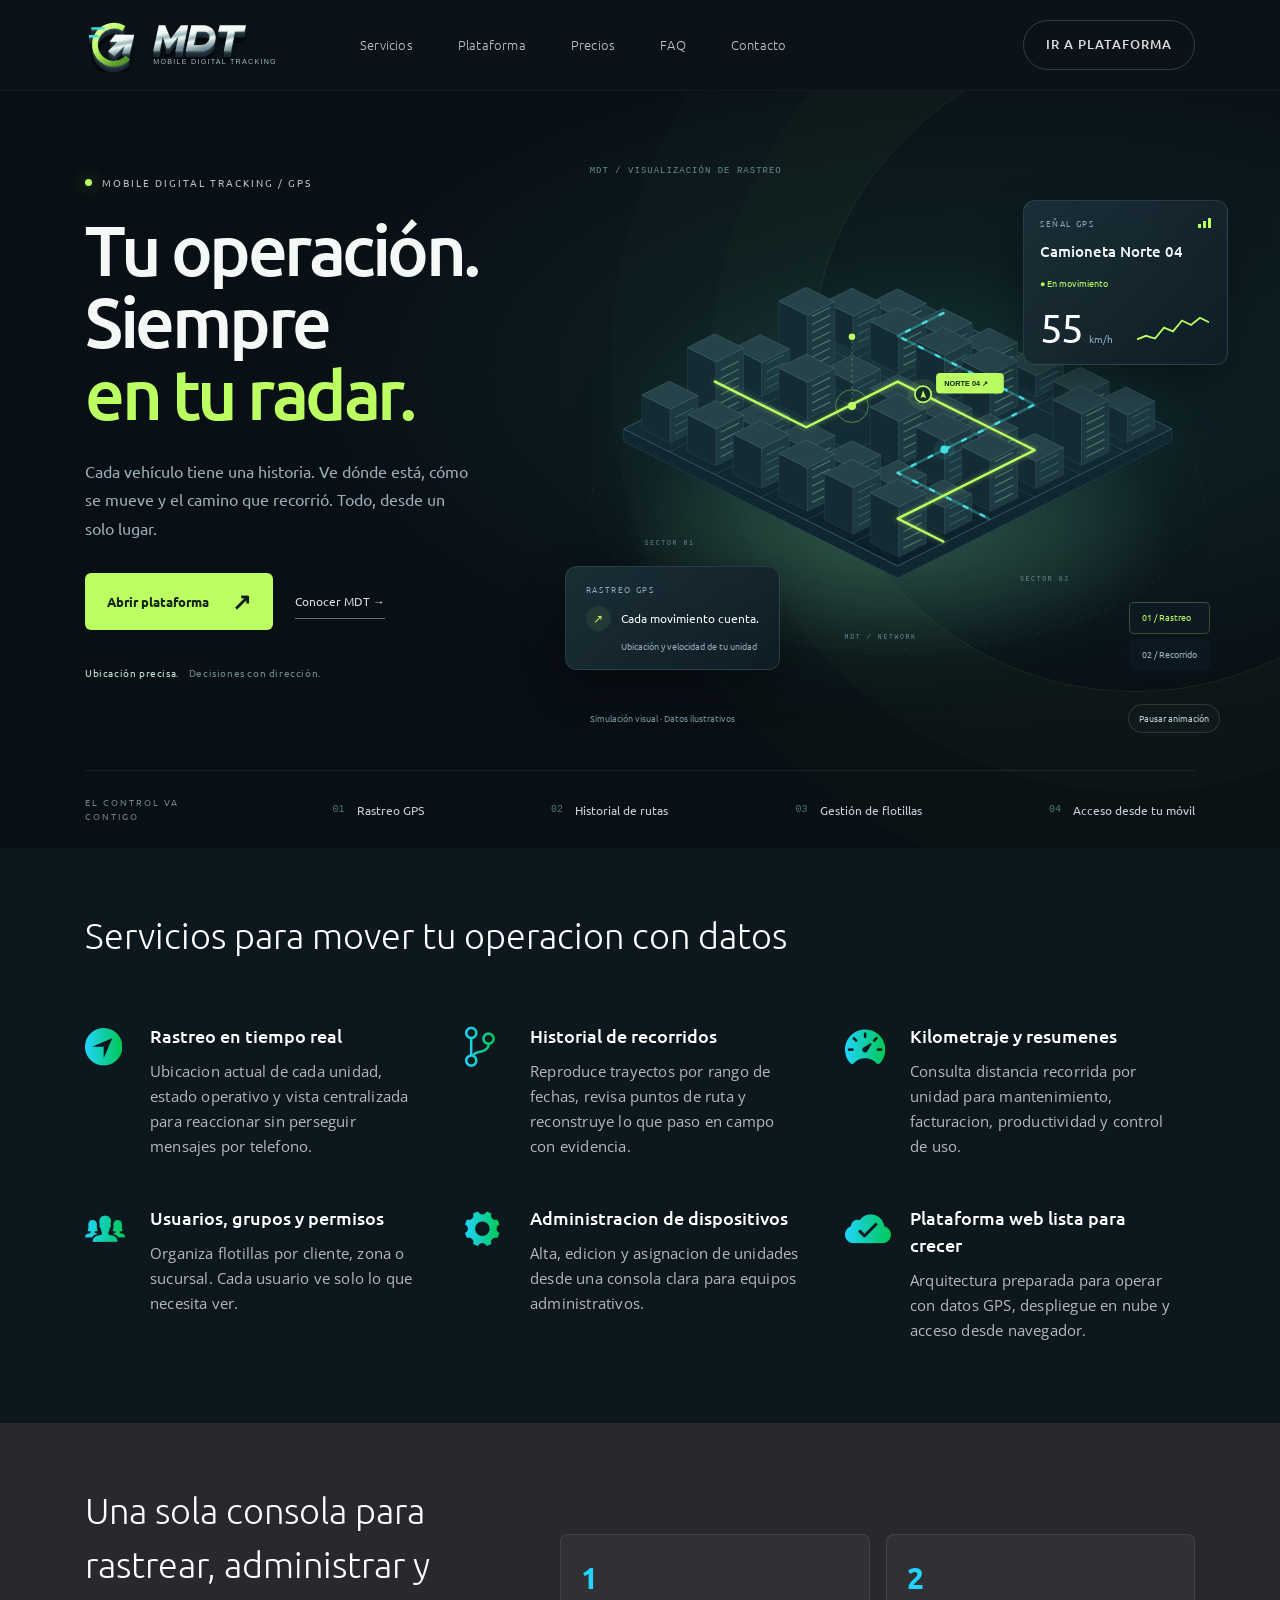
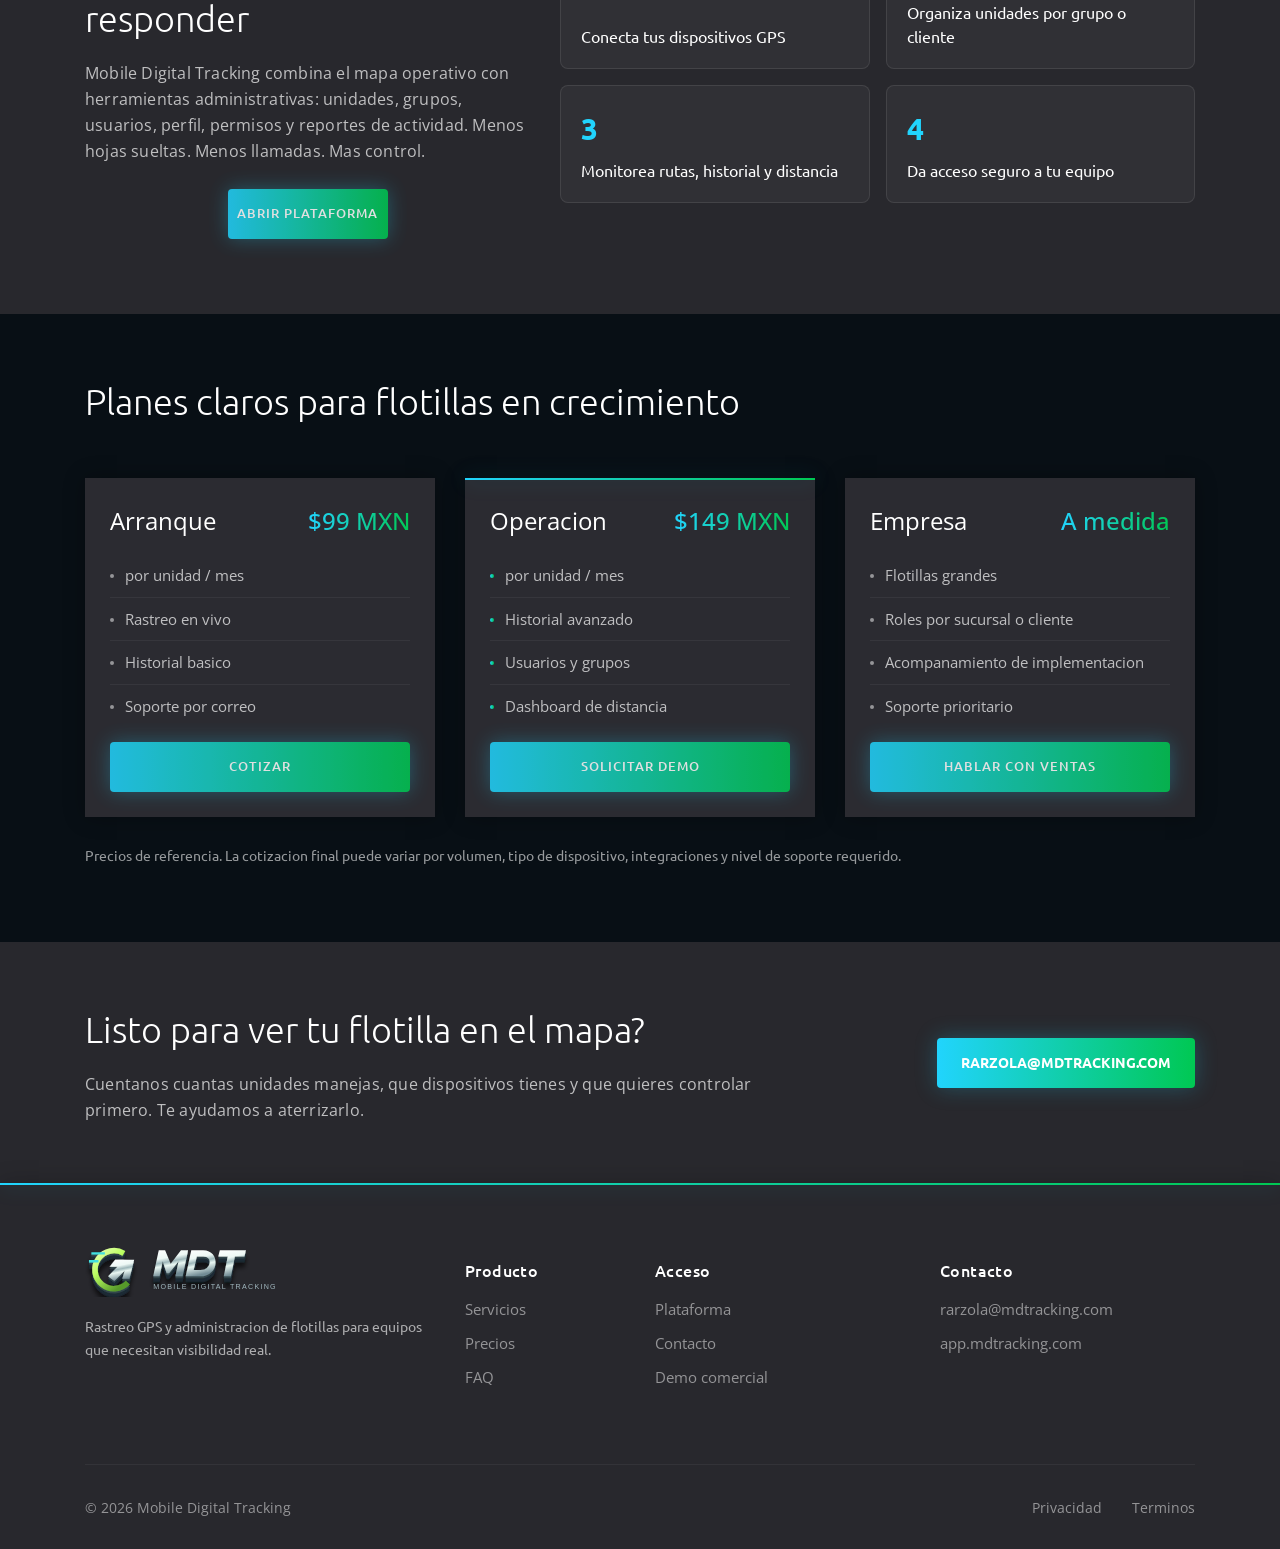
<file: index.html>
<!DOCTYPE html>
<html lang="es">
<head>
	<meta charset="utf-8">
	<meta name="viewport" content="width=device-width, initial-scale=1, shrink-to-fit=no">
	<link href="https://fonts.googleapis.com/css?family=Open+Sans:400,600%7CUbuntu:300,400,500,700" rel="stylesheet">
	<link rel="stylesheet" href="css/bootstrap-reboot.min.css">
	<link rel="stylesheet" href="css/bootstrap-grid.min.css">
	<link rel="stylesheet" href="css/ionicons.min.css">
	<link rel="stylesheet" href="css/main.css">
	<link rel="stylesheet" href="css/experience.css">
	<link rel="icon" type="image/svg+xml" href="icon/favicon.svg">
	<meta name="description" content="Mobile Digital Tracking es una plataforma de rastreo GPS para flotillas, historial de recorridos, administracion de unidades y monitoreo en tiempo real.">
	<meta name="keywords" content="rastreo GPS, monitoreo de flotillas, tracking, historial de recorridos, administracion de unidades">
	<meta name="author" content="Mobile Digital Tracking">
	<title>Mobile Digital Tracking | Rastreo GPS para flotillas</title>
</head>
<body class="body mdt-page mdt-home">
	<header class="header">
		<div class="header__wrap">
			<div class="container">
				<div class="row">
					<div class="col-12">
						<div class="header__content">
							<a href="index.html" class="header__logo"><img src="img/logo.svg" alt="Mobile Digital Tracking"></a>
							<ul class="header__nav">
								<li class="header__nav-item"><a href="#servicios" class="header__nav-link">Servicios</a></li>
								<li class="header__nav-item"><a href="#plataforma" class="header__nav-link">Plataforma</a></li>
								<li class="header__nav-item"><a href="pricing.html" class="header__nav-link">Precios</a></li>
								<li class="header__nav-item"><a href="faq.html" class="header__nav-link">FAQ</a></li>
								<li class="header__nav-item"><a href="about.html" class="header__nav-link">Contacto</a></li>
							</ul>
							<div class="header__auth">
								<a href="https://app.mdtracking.com" class="header__sign-in">
									<i class="icon ion-ios-pin"></i>
									<span>Ir a plataforma</span>
								</a>
							</div>
							<button class="header__btn" type="button"><span></span><span></span><span></span></button>
						</div>
					</div>
				</div>
			</div>
		</div>
	</header>

	<section class="mdt-stage" id="inicio">
<div class="container">
<div class="mdt-stage__layout">
<div class="mdt-stage__copy">
<p class="mdt-eyebrow">
<i>
</i> MOBILE DIGITAL TRACKING / GPS</p>
<h1 class="mdt-enter">Tu operación.<br>Siempre <em>en tu radar.</em>
</h1>
<p class="mdt-stage__description mdt-enter">Cada vehículo tiene una historia. Ve dónde está, cómo se mueve y el camino que recorrió. Todo, desde un solo lugar.</p>
<div class="mdt-stage__actions mdt-enter">
<a class="mdt-launch" href="https://app.mdtracking.com">Abrir plataforma <span aria-hidden="true">↗</span>
</a>
<a class="mdt-demo-link" href="mailto:rarzola@mdtracking.com?subject=Demo%20MDT">Conocer MDT <span aria-hidden="true">→</span>
</a>
</div>
<p class="mdt-stage__signature">
<span>Ubicación precisa.</span> Decisiones con dirección.</p>
</div>
<figure class="mdt-world" aria-label="Simulación animada de vehículos recorriendo una ciudad, con datos ilustrativos">
<div class="mdt-world__inner">
<div class="mdt-world__halo">
</div>
<div class="mdt-world__coordinates">MDT / VISUALIZACIÓN DE RASTREO</div>
<svg class="mdt-terrain" viewBox="0 0 840 620" aria-hidden="true">
<defs>
<linearGradient id="land" x2="0" y2="1">
<stop stop-color="#1c3a40"/>
<stop offset="1" stop-color="#0b1e29"/>
</linearGradient>
<radialGradient id="aura">
<stop stop-color="#9fffbe" stop-opacity=".2"/>
<stop offset="1" stop-color="#9fffbe" stop-opacity="0"/>
</radialGradient>
<filter id="route-glow" x="-50%" y="-50%" width="200%" height="200%">
<feGaussianBlur stdDeviation="3"/>
</filter>
</defs>
<ellipse cx="420" cy="405" rx="340" ry="155" fill="url(#aura)"/>
<ellipse class="mdt-orbit" cx="420" cy="366" rx="375" ry="182"/>
<path d="M420.0,110.0L756.0,278.0L420.0,446.0L84.0,278.0Z" fill="url(#land)" stroke="#5baca54a"/>
<path d="M84.0,278.0L420.0,446.0L756.0,278.0L756.0,293.0L420.0,461.0L84.0,293.0Z" fill="#102732" stroke="#4a798c44"/>
<g stroke="#5a88984d" stroke-width="1" fill="none">
<path d="M420.0,110.0L84.0,278.0M420.0,110.0L756.0,278.0"/>
<path d="M476.0,138.0L140.0,306.0M364.0,138.0L700.0,306.0"/>
<path d="M532.0,166.0L196.0,334.0M308.0,166.0L644.0,334.0"/>
<path d="M588.0,194.0L252.0,362.0M252.0,194.0L588.0,362.0"/>
<path d="M644.0,222.0L308.0,390.0M196.0,222.0L532.0,390.0"/>
<path d="M700.0,250.0L364.0,418.0M140.0,250.0L476.0,418.0"/>
<path d="M756.0,278.0L420.0,446.0M84.0,278.0L420.0,446.0"/>
</g>
<g>
<g class="city-building">
<path d="M386.4,123.3L421.4,140.8L421.4,154.8L386.4,137.3Z" fill="#152b34" stroke="#2a4b53" stroke-width=".6"/>
<path d="M455.0,124.0L421.4,140.8L421.4,154.8L455.0,138.0Z" fill="#1d3942" stroke="#365760" stroke-width=".6"/>
<path d="M420.0,106.5L455.0,124.0L421.4,140.8L386.4,123.3Z" fill="#27434a" stroke="#487177" stroke-width=".6"/>
<path d="M449.5,132.9L427.1,144.1" stroke="#a4efaf55" stroke-width="1.5"/>
</g>
<g class="city-building">
<path d="M330.4,122.3L365.4,139.8L365.4,182.8L330.4,165.3Z" fill="#152b34" stroke="#2a4b53" stroke-width=".6"/>
<path d="M399.0,123.0L365.4,139.8L365.4,182.8L399.0,166.0Z" fill="#1d3942" stroke="#365760" stroke-width=".6"/>
<path d="M364.0,105.5L399.0,123.0L365.4,139.8L330.4,122.3Z" fill="#27434a" stroke="#487177" stroke-width=".6"/>
<path d="M393.5,160.9L371.1,172.1" stroke="#4c858977" stroke-width="1.5"/>
<path d="M393.5,150.9L371.1,162.1" stroke="#4c858977" stroke-width="1.5"/>
<path d="M393.5,140.9L371.1,152.1" stroke="#4c858977" stroke-width="1.5"/>
<path d="M393.5,130.9L371.1,142.1" stroke="#4c858977" stroke-width="1.5"/>
</g>
<g class="city-building">
<path d="M274.4,121.3L309.4,138.8L309.4,210.8L274.4,193.3Z" fill="#152b34" stroke="#2a4b53" stroke-width=".6"/>
<path d="M343.0,122.0L309.4,138.8L309.4,210.8L343.0,194.0Z" fill="#1d3942" stroke="#365760" stroke-width=".6"/>
<path d="M308.0,104.5L343.0,122.0L309.4,138.8L274.4,121.3Z" fill="#27434a" stroke="#487177" stroke-width=".6"/>
<path d="M337.5,188.9L315.1,200.1" stroke="#a4efaf55" stroke-width="1.5"/>
<path d="M337.5,178.9L315.1,190.1" stroke="#a4efaf55" stroke-width="1.5"/>
<path d="M337.5,168.9L315.1,180.1" stroke="#a4efaf55" stroke-width="1.5"/>
<path d="M337.5,158.9L315.1,170.1" stroke="#a4efaf55" stroke-width="1.5"/>
<path d="M337.5,148.9L315.1,160.1" stroke="#a4efaf55" stroke-width="1.5"/>
<path d="M337.5,138.9L315.1,150.1" stroke="#a4efaf55" stroke-width="1.5"/>
<path d="M337.5,128.9L315.1,140.1" stroke="#a4efaf55" stroke-width="1.5"/>
</g>
<g class="city-building">
<path d="M218.4,179.3L253.4,196.8L253.4,238.8L218.4,221.3Z" fill="#152b34" stroke="#2a4b53" stroke-width=".6"/>
<path d="M287.0,180.0L253.4,196.8L253.4,238.8L287.0,222.0Z" fill="#1d3942" stroke="#365760" stroke-width=".6"/>
<path d="M252.0,162.5L287.0,180.0L253.4,196.8L218.4,179.3Z" fill="#27434a" stroke="#487177" stroke-width=".6"/>
<path d="M281.5,216.9L259.1,228.1" stroke="#4c858977" stroke-width="1.5"/>
<path d="M281.5,206.9L259.1,218.1" stroke="#4c858977" stroke-width="1.5"/>
<path d="M281.5,196.9L259.1,208.1" stroke="#4c858977" stroke-width="1.5"/>
<path d="M281.5,186.9L259.1,198.1" stroke="#4c858977" stroke-width="1.5"/>
</g>
<g class="city-building">
<path d="M162.4,178.3L197.4,195.8L197.4,266.8L162.4,249.3Z" fill="#152b34" stroke="#2a4b53" stroke-width=".6"/>
<path d="M231.0,179.0L197.4,195.8L197.4,266.8L231.0,250.0Z" fill="#1d3942" stroke="#365760" stroke-width=".6"/>
<path d="M196.0,161.5L231.0,179.0L197.4,195.8L162.4,178.3Z" fill="#27434a" stroke="#487177" stroke-width=".6"/>
<path d="M225.5,244.9L203.1,256.1" stroke="#a4efaf55" stroke-width="1.5"/>
<path d="M225.5,234.9L203.1,246.1" stroke="#a4efaf55" stroke-width="1.5"/>
<path d="M225.5,224.9L203.1,236.1" stroke="#a4efaf55" stroke-width="1.5"/>
<path d="M225.5,214.9L203.1,226.1" stroke="#a4efaf55" stroke-width="1.5"/>
<path d="M225.5,204.9L203.1,216.1" stroke="#a4efaf55" stroke-width="1.5"/>
<path d="M225.5,194.9L203.1,206.1" stroke="#a4efaf55" stroke-width="1.5"/>
</g>
<g class="city-building">
<path d="M106.4,236.3L141.4,253.8L141.4,294.8L106.4,277.3Z" fill="#152b34" stroke="#2a4b53" stroke-width=".6"/>
<path d="M175.0,237.0L141.4,253.8L141.4,294.8L175.0,278.0Z" fill="#1d3942" stroke="#365760" stroke-width=".6"/>
<path d="M140.0,219.5L175.0,237.0L141.4,253.8L106.4,236.3Z" fill="#27434a" stroke="#487177" stroke-width=".6"/>
<path d="M169.5,272.9L147.1,284.1" stroke="#4c858977" stroke-width="1.5"/>
<path d="M169.5,262.9L147.1,274.1" stroke="#4c858977" stroke-width="1.5"/>
<path d="M169.5,252.9L147.1,264.1" stroke="#4c858977" stroke-width="1.5"/>
</g>
<g class="city-building">
<path d="M442.4,147.3L477.4,164.8L477.4,182.8L442.4,165.3Z" fill="#152b34" stroke="#2a4b53" stroke-width=".6"/>
<path d="M511.0,148.0L477.4,164.8L477.4,182.8L511.0,166.0Z" fill="#1d3942" stroke="#365760" stroke-width=".6"/>
<path d="M476.0,130.5L511.0,148.0L477.4,164.8L442.4,147.3Z" fill="#27434a" stroke="#487177" stroke-width=".6"/>
<path d="M505.5,160.9L483.1,172.1" stroke="#4c858977" stroke-width="1.5"/>
</g>
<g class="city-building">
<path d="M386.4,146.3L421.4,163.8L421.4,210.8L386.4,193.3Z" fill="#152b34" stroke="#2a4b53" stroke-width=".6"/>
<path d="M455.0,147.0L421.4,163.8L421.4,210.8L455.0,194.0Z" fill="#1d3942" stroke="#365760" stroke-width=".6"/>
<path d="M420.0,129.5L455.0,147.0L421.4,163.8L386.4,146.3Z" fill="#27434a" stroke="#487177" stroke-width=".6"/>
<path d="M449.5,188.9L427.1,200.1" stroke="#a4efaf55" stroke-width="1.5"/>
<path d="M449.5,178.9L427.1,190.1" stroke="#a4efaf55" stroke-width="1.5"/>
<path d="M449.5,168.9L427.1,180.1" stroke="#a4efaf55" stroke-width="1.5"/>
<path d="M449.5,158.9L427.1,170.1" stroke="#a4efaf55" stroke-width="1.5"/>
</g>
<g class="city-building">
<path d="M330.4,204.3L365.4,221.8L365.4,238.8L330.4,221.3Z" fill="#152b34" stroke="#2a4b53" stroke-width=".6"/>
<path d="M399.0,205.0L365.4,221.8L365.4,238.8L399.0,222.0Z" fill="#1d3942" stroke="#365760" stroke-width=".6"/>
<path d="M364.0,187.5L399.0,205.0L365.4,221.8L330.4,204.3Z" fill="#27434a" stroke="#487177" stroke-width=".6"/>
<path d="M393.5,216.9L371.1,228.1" stroke="#4c858977" stroke-width="1.5"/>
</g>
<g class="city-building">
<path d="M274.4,203.3L309.4,220.8L309.4,266.8L274.4,249.3Z" fill="#152b34" stroke="#2a4b53" stroke-width=".6"/>
<path d="M343.0,204.0L309.4,220.8L309.4,266.8L343.0,250.0Z" fill="#1d3942" stroke="#365760" stroke-width=".6"/>
<path d="M308.0,186.5L343.0,204.0L309.4,220.8L274.4,203.3Z" fill="#27434a" stroke="#487177" stroke-width=".6"/>
<path d="M337.5,244.9L315.1,256.1" stroke="#a4efaf55" stroke-width="1.5"/>
<path d="M337.5,234.9L315.1,246.1" stroke="#a4efaf55" stroke-width="1.5"/>
<path d="M337.5,224.9L315.1,236.1" stroke="#a4efaf55" stroke-width="1.5"/>
<path d="M337.5,214.9L315.1,226.1" stroke="#a4efaf55" stroke-width="1.5"/>
</g>
<g class="city-building">
<path d="M218.4,261.3L253.4,278.8L253.4,294.8L218.4,277.3Z" fill="#152b34" stroke="#2a4b53" stroke-width=".6"/>
<path d="M287.0,262.0L253.4,278.8L253.4,294.8L287.0,278.0Z" fill="#1d3942" stroke="#365760" stroke-width=".6"/>
<path d="M252.0,244.5L287.0,262.0L253.4,278.8L218.4,261.3Z" fill="#27434a" stroke="#487177" stroke-width=".6"/>
<path d="M281.5,272.9L259.1,284.1" stroke="#4c858977" stroke-width="1.5"/>
</g>
<g class="city-building">
<path d="M162.4,260.3L197.4,277.8L197.4,322.8L162.4,305.3Z" fill="#152b34" stroke="#2a4b53" stroke-width=".6"/>
<path d="M231.0,261.0L197.4,277.8L197.4,322.8L231.0,306.0Z" fill="#1d3942" stroke="#365760" stroke-width=".6"/>
<path d="M196.0,243.5L231.0,261.0L197.4,277.8L162.4,260.3Z" fill="#27434a" stroke="#487177" stroke-width=".6"/>
<path d="M225.5,300.9L203.1,312.1" stroke="#a4efaf55" stroke-width="1.5"/>
<path d="M225.5,290.9L203.1,302.1" stroke="#a4efaf55" stroke-width="1.5"/>
<path d="M225.5,280.9L203.1,292.1" stroke="#a4efaf55" stroke-width="1.5"/>
<path d="M225.5,270.9L203.1,282.1" stroke="#a4efaf55" stroke-width="1.5"/>
</g>
<g class="city-building">
<path d="M498.4,171.3L533.4,188.8L533.4,210.8L498.4,193.3Z" fill="#152b34" stroke="#2a4b53" stroke-width=".6"/>
<path d="M567.0,172.0L533.4,188.8L533.4,210.8L567.0,194.0Z" fill="#1d3942" stroke="#365760" stroke-width=".6"/>
<path d="M532.0,154.5L567.0,172.0L533.4,188.8L498.4,171.3Z" fill="#27434a" stroke="#487177" stroke-width=".6"/>
<path d="M561.5,188.9L539.1,200.1" stroke="#a4efaf55" stroke-width="1.5"/>
<path d="M561.5,178.9L539.1,190.1" stroke="#a4efaf55" stroke-width="1.5"/>
</g>
<g class="city-building">
<path d="M442.4,170.3L477.4,187.8L477.4,238.8L442.4,221.3Z" fill="#152b34" stroke="#2a4b53" stroke-width=".6"/>
<path d="M511.0,171.0L477.4,187.8L477.4,238.8L511.0,222.0Z" fill="#1d3942" stroke="#365760" stroke-width=".6"/>
<path d="M476.0,153.5L511.0,171.0L477.4,187.8L442.4,170.3Z" fill="#27434a" stroke="#487177" stroke-width=".6"/>
<path d="M505.5,216.9L483.1,228.1" stroke="#4c858977" stroke-width="1.5"/>
<path d="M505.5,206.9L483.1,218.1" stroke="#4c858977" stroke-width="1.5"/>
<path d="M505.5,196.9L483.1,208.1" stroke="#4c858977" stroke-width="1.5"/>
<path d="M505.5,186.9L483.1,198.1" stroke="#4c858977" stroke-width="1.5"/>
</g>
<g class="city-building">
<path d="M386.4,228.3L421.4,245.8L421.4,266.8L386.4,249.3Z" fill="#152b34" stroke="#2a4b53" stroke-width=".6"/>
<path d="M455.0,229.0L421.4,245.8L421.4,266.8L455.0,250.0Z" fill="#1d3942" stroke="#365760" stroke-width=".6"/>
<path d="M420.0,211.5L455.0,229.0L421.4,245.8L386.4,228.3Z" fill="#27434a" stroke="#487177" stroke-width=".6"/>
<path d="M449.5,244.9L427.1,256.1" stroke="#a4efaf55" stroke-width="1.5"/>
</g>
<g class="city-building">
<path d="M274.4,285.3L309.4,302.8L309.4,322.8L274.4,305.3Z" fill="#152b34" stroke="#2a4b53" stroke-width=".6"/>
<path d="M343.0,286.0L309.4,302.8L309.4,322.8L343.0,306.0Z" fill="#1d3942" stroke="#365760" stroke-width=".6"/>
<path d="M308.0,268.5L343.0,286.0L309.4,302.8L274.4,285.3Z" fill="#27434a" stroke="#487177" stroke-width=".6"/>
<path d="M337.5,300.9L315.1,312.1" stroke="#a4efaf55" stroke-width="1.5"/>
</g>
<g class="city-building">
<path d="M218.4,284.3L253.4,301.8L253.4,350.8L218.4,333.3Z" fill="#152b34" stroke="#2a4b53" stroke-width=".6"/>
<path d="M287.0,285.0L253.4,301.8L253.4,350.8L287.0,334.0Z" fill="#1d3942" stroke="#365760" stroke-width=".6"/>
<path d="M252.0,267.5L287.0,285.0L253.4,301.8L218.4,284.3Z" fill="#27434a" stroke="#487177" stroke-width=".6"/>
<path d="M281.5,328.9L259.1,340.1" stroke="#4c858977" stroke-width="1.5"/>
<path d="M281.5,318.9L259.1,330.1" stroke="#4c858977" stroke-width="1.5"/>
<path d="M281.5,308.9L259.1,320.1" stroke="#4c858977" stroke-width="1.5"/>
<path d="M281.5,298.9L259.1,310.1" stroke="#4c858977" stroke-width="1.5"/>
</g>
<g class="city-building">
<path d="M554.4,195.3L589.4,212.8L589.4,238.8L554.4,221.3Z" fill="#152b34" stroke="#2a4b53" stroke-width=".6"/>
<path d="M623.0,196.0L589.4,212.8L589.4,238.8L623.0,222.0Z" fill="#1d3942" stroke="#365760" stroke-width=".6"/>
<path d="M588.0,178.5L623.0,196.0L589.4,212.8L554.4,195.3Z" fill="#27434a" stroke="#487177" stroke-width=".6"/>
<path d="M617.5,216.9L595.1,228.1" stroke="#4c858977" stroke-width="1.5"/>
<path d="M617.5,206.9L595.1,218.1" stroke="#4c858977" stroke-width="1.5"/>
</g>
<g class="city-building">
<path d="M498.4,194.3L533.4,211.8L533.4,266.8L498.4,249.3Z" fill="#152b34" stroke="#2a4b53" stroke-width=".6"/>
<path d="M567.0,195.0L533.4,211.8L533.4,266.8L567.0,250.0Z" fill="#1d3942" stroke="#365760" stroke-width=".6"/>
<path d="M532.0,177.5L567.0,195.0L533.4,211.8L498.4,194.3Z" fill="#27434a" stroke="#487177" stroke-width=".6"/>
<path d="M561.5,244.9L539.1,256.1" stroke="#a4efaf55" stroke-width="1.5"/>
<path d="M561.5,234.9L539.1,246.1" stroke="#a4efaf55" stroke-width="1.5"/>
<path d="M561.5,224.9L539.1,236.1" stroke="#a4efaf55" stroke-width="1.5"/>
<path d="M561.5,214.9L539.1,226.1" stroke="#a4efaf55" stroke-width="1.5"/>
<path d="M561.5,204.9L539.1,216.1" stroke="#a4efaf55" stroke-width="1.5"/>
</g>
<g class="city-building">
<path d="M442.4,252.3L477.4,269.8L477.4,294.8L442.4,277.3Z" fill="#152b34" stroke="#2a4b53" stroke-width=".6"/>
<path d="M511.0,253.0L477.4,269.8L477.4,294.8L511.0,278.0Z" fill="#1d3942" stroke="#365760" stroke-width=".6"/>
<path d="M476.0,235.5L511.0,253.0L477.4,269.8L442.4,252.3Z" fill="#27434a" stroke="#487177" stroke-width=".6"/>
<path d="M505.5,272.9L483.1,284.1" stroke="#4c858977" stroke-width="1.5"/>
<path d="M505.5,262.9L483.1,274.1" stroke="#4c858977" stroke-width="1.5"/>
</g>
<g class="city-building">
<path d="M386.4,251.3L421.4,268.8L421.4,322.8L386.4,305.3Z" fill="#152b34" stroke="#2a4b53" stroke-width=".6"/>
<path d="M455.0,252.0L421.4,268.8L421.4,322.8L455.0,306.0Z" fill="#1d3942" stroke="#365760" stroke-width=".6"/>
<path d="M420.0,234.5L455.0,252.0L421.4,268.8L386.4,251.3Z" fill="#27434a" stroke="#487177" stroke-width=".6"/>
<path d="M449.5,300.9L427.1,312.1" stroke="#a4efaf55" stroke-width="1.5"/>
<path d="M449.5,290.9L427.1,302.1" stroke="#a4efaf55" stroke-width="1.5"/>
<path d="M449.5,280.9L427.1,292.1" stroke="#a4efaf55" stroke-width="1.5"/>
<path d="M449.5,270.9L427.1,282.1" stroke="#a4efaf55" stroke-width="1.5"/>
<path d="M449.5,260.9L427.1,272.1" stroke="#a4efaf55" stroke-width="1.5"/>
</g>
<g class="city-building">
<path d="M330.4,309.3L365.4,326.8L365.4,350.8L330.4,333.3Z" fill="#152b34" stroke="#2a4b53" stroke-width=".6"/>
<path d="M399.0,310.0L365.4,326.8L365.4,350.8L399.0,334.0Z" fill="#1d3942" stroke="#365760" stroke-width=".6"/>
<path d="M364.0,292.5L399.0,310.0L365.4,326.8L330.4,309.3Z" fill="#27434a" stroke="#487177" stroke-width=".6"/>
<path d="M393.5,328.9L371.1,340.1" stroke="#4c858977" stroke-width="1.5"/>
<path d="M393.5,318.9L371.1,330.1" stroke="#4c858977" stroke-width="1.5"/>
</g>
<g class="city-building">
<path d="M274.4,308.3L309.4,325.8L309.4,378.8L274.4,361.3Z" fill="#152b34" stroke="#2a4b53" stroke-width=".6"/>
<path d="M343.0,309.0L309.4,325.8L309.4,378.8L343.0,362.0Z" fill="#1d3942" stroke="#365760" stroke-width=".6"/>
<path d="M308.0,291.5L343.0,309.0L309.4,325.8L274.4,308.3Z" fill="#27434a" stroke="#487177" stroke-width=".6"/>
<path d="M337.5,356.9L315.1,368.1" stroke="#a4efaf55" stroke-width="1.5"/>
<path d="M337.5,346.9L315.1,358.1" stroke="#a4efaf55" stroke-width="1.5"/>
<path d="M337.5,336.9L315.1,348.1" stroke="#a4efaf55" stroke-width="1.5"/>
<path d="M337.5,326.9L315.1,338.1" stroke="#a4efaf55" stroke-width="1.5"/>
<path d="M337.5,316.9L315.1,328.1" stroke="#a4efaf55" stroke-width="1.5"/>
</g>
<g class="city-building">
<path d="M610.4,219.3L645.4,236.8L645.4,266.8L610.4,249.3Z" fill="#152b34" stroke="#2a4b53" stroke-width=".6"/>
<path d="M679.0,220.0L645.4,236.8L645.4,266.8L679.0,250.0Z" fill="#1d3942" stroke="#365760" stroke-width=".6"/>
<path d="M644.0,202.5L679.0,220.0L645.4,236.8L610.4,219.3Z" fill="#27434a" stroke="#487177" stroke-width=".6"/>
<path d="M673.5,244.9L651.1,256.1" stroke="#a4efaf55" stroke-width="1.5"/>
<path d="M673.5,234.9L651.1,246.1" stroke="#a4efaf55" stroke-width="1.5"/>
</g>
<g class="city-building">
<path d="M498.4,276.3L533.4,293.8L533.4,322.8L498.4,305.3Z" fill="#152b34" stroke="#2a4b53" stroke-width=".6"/>
<path d="M567.0,277.0L533.4,293.8L533.4,322.8L567.0,306.0Z" fill="#1d3942" stroke="#365760" stroke-width=".6"/>
<path d="M532.0,259.5L567.0,277.0L533.4,293.8L498.4,276.3Z" fill="#27434a" stroke="#487177" stroke-width=".6"/>
<path d="M561.5,300.9L539.1,312.1" stroke="#a4efaf55" stroke-width="1.5"/>
<path d="M561.5,290.9L539.1,302.1" stroke="#a4efaf55" stroke-width="1.5"/>
</g>
<g class="city-building">
<path d="M442.4,275.3L477.4,292.8L477.4,350.8L442.4,333.3Z" fill="#152b34" stroke="#2a4b53" stroke-width=".6"/>
<path d="M511.0,276.0L477.4,292.8L477.4,350.8L511.0,334.0Z" fill="#1d3942" stroke="#365760" stroke-width=".6"/>
<path d="M476.0,258.5L511.0,276.0L477.4,292.8L442.4,275.3Z" fill="#27434a" stroke="#487177" stroke-width=".6"/>
<path d="M505.5,328.9L483.1,340.1" stroke="#4c858977" stroke-width="1.5"/>
<path d="M505.5,318.9L483.1,330.1" stroke="#4c858977" stroke-width="1.5"/>
<path d="M505.5,308.9L483.1,320.1" stroke="#4c858977" stroke-width="1.5"/>
<path d="M505.5,298.9L483.1,310.1" stroke="#4c858977" stroke-width="1.5"/>
<path d="M505.5,288.9L483.1,300.1" stroke="#4c858977" stroke-width="1.5"/>
</g>
<g class="city-building">
<path d="M386.4,333.3L421.4,350.8L421.4,378.8L386.4,361.3Z" fill="#152b34" stroke="#2a4b53" stroke-width=".6"/>
<path d="M455.0,334.0L421.4,350.8L421.4,378.8L455.0,362.0Z" fill="#1d3942" stroke="#365760" stroke-width=".6"/>
<path d="M420.0,316.5L455.0,334.0L421.4,350.8L386.4,333.3Z" fill="#27434a" stroke="#487177" stroke-width=".6"/>
<path d="M449.5,356.9L427.1,368.1" stroke="#a4efaf55" stroke-width="1.5"/>
<path d="M449.5,346.9L427.1,358.1" stroke="#a4efaf55" stroke-width="1.5"/>
</g>
<g class="city-building">
<path d="M330.4,332.3L365.4,349.8L365.4,406.8L330.4,389.3Z" fill="#152b34" stroke="#2a4b53" stroke-width=".6"/>
<path d="M399.0,333.0L365.4,349.8L365.4,406.8L399.0,390.0Z" fill="#1d3942" stroke="#365760" stroke-width=".6"/>
<path d="M364.0,315.5L399.0,333.0L365.4,349.8L330.4,332.3Z" fill="#27434a" stroke="#487177" stroke-width=".6"/>
<path d="M393.5,384.9L371.1,396.1" stroke="#4c858977" stroke-width="1.5"/>
<path d="M393.5,374.9L371.1,386.1" stroke="#4c858977" stroke-width="1.5"/>
<path d="M393.5,364.9L371.1,376.1" stroke="#4c858977" stroke-width="1.5"/>
<path d="M393.5,354.9L371.1,366.1" stroke="#4c858977" stroke-width="1.5"/>
<path d="M393.5,344.9L371.1,356.1" stroke="#4c858977" stroke-width="1.5"/>
</g>
<g class="city-building">
<path d="M666.4,243.3L701.4,260.8L701.4,294.8L666.4,277.3Z" fill="#152b34" stroke="#2a4b53" stroke-width=".6"/>
<path d="M735.0,244.0L701.4,260.8L701.4,294.8L735.0,278.0Z" fill="#1d3942" stroke="#365760" stroke-width=".6"/>
<path d="M700.0,226.5L735.0,244.0L701.4,260.8L666.4,243.3Z" fill="#27434a" stroke="#487177" stroke-width=".6"/>
<path d="M729.5,272.9L707.1,284.1" stroke="#4c858977" stroke-width="1.5"/>
<path d="M729.5,262.9L707.1,274.1" stroke="#4c858977" stroke-width="1.5"/>
<path d="M729.5,252.9L707.1,264.1" stroke="#4c858977" stroke-width="1.5"/>
</g>
<g class="city-building">
<path d="M610.4,242.3L645.4,259.8L645.4,322.8L610.4,305.3Z" fill="#152b34" stroke="#2a4b53" stroke-width=".6"/>
<path d="M679.0,243.0L645.4,259.8L645.4,322.8L679.0,306.0Z" fill="#1d3942" stroke="#365760" stroke-width=".6"/>
<path d="M644.0,225.5L679.0,243.0L645.4,259.8L610.4,242.3Z" fill="#27434a" stroke="#487177" stroke-width=".6"/>
<path d="M673.5,300.9L651.1,312.1" stroke="#a4efaf55" stroke-width="1.5"/>
<path d="M673.5,290.9L651.1,302.1" stroke="#a4efaf55" stroke-width="1.5"/>
<path d="M673.5,280.9L651.1,292.1" stroke="#a4efaf55" stroke-width="1.5"/>
<path d="M673.5,270.9L651.1,282.1" stroke="#a4efaf55" stroke-width="1.5"/>
<path d="M673.5,260.9L651.1,272.1" stroke="#a4efaf55" stroke-width="1.5"/>
<path d="M673.5,250.9L651.1,262.1" stroke="#a4efaf55" stroke-width="1.5"/>
</g>
<g class="city-building">
<path d="M554.4,300.3L589.4,317.8L589.4,350.8L554.4,333.3Z" fill="#152b34" stroke="#2a4b53" stroke-width=".6"/>
<path d="M623.0,301.0L589.4,317.8L589.4,350.8L623.0,334.0Z" fill="#1d3942" stroke="#365760" stroke-width=".6"/>
<path d="M588.0,283.5L623.0,301.0L589.4,317.8L554.4,300.3Z" fill="#27434a" stroke="#487177" stroke-width=".6"/>
<path d="M617.5,328.9L595.1,340.1" stroke="#4c858977" stroke-width="1.5"/>
<path d="M617.5,318.9L595.1,330.1" stroke="#4c858977" stroke-width="1.5"/>
<path d="M617.5,308.9L595.1,320.1" stroke="#4c858977" stroke-width="1.5"/>
</g>
<g class="city-building">
<path d="M498.4,299.3L533.4,316.8L533.4,378.8L498.4,361.3Z" fill="#152b34" stroke="#2a4b53" stroke-width=".6"/>
<path d="M567.0,300.0L533.4,316.8L533.4,378.8L567.0,362.0Z" fill="#1d3942" stroke="#365760" stroke-width=".6"/>
<path d="M532.0,282.5L567.0,300.0L533.4,316.8L498.4,299.3Z" fill="#27434a" stroke="#487177" stroke-width=".6"/>
<path d="M561.5,356.9L539.1,368.1" stroke="#a4efaf55" stroke-width="1.5"/>
<path d="M561.5,346.9L539.1,358.1" stroke="#a4efaf55" stroke-width="1.5"/>
<path d="M561.5,336.9L539.1,348.1" stroke="#a4efaf55" stroke-width="1.5"/>
<path d="M561.5,326.9L539.1,338.1" stroke="#a4efaf55" stroke-width="1.5"/>
<path d="M561.5,316.9L539.1,328.1" stroke="#a4efaf55" stroke-width="1.5"/>
<path d="M561.5,306.9L539.1,318.1" stroke="#a4efaf55" stroke-width="1.5"/>
</g>
<g class="city-building">
<path d="M442.4,357.3L477.4,374.8L477.4,406.8L442.4,389.3Z" fill="#152b34" stroke="#2a4b53" stroke-width=".6"/>
<path d="M511.0,358.0L477.4,374.8L477.4,406.8L511.0,390.0Z" fill="#1d3942" stroke="#365760" stroke-width=".6"/>
<path d="M476.0,340.5L511.0,358.0L477.4,374.8L442.4,357.3Z" fill="#27434a" stroke="#487177" stroke-width=".6"/>
<path d="M505.5,384.9L483.1,396.1" stroke="#4c858977" stroke-width="1.5"/>
<path d="M505.5,374.9L483.1,386.1" stroke="#4c858977" stroke-width="1.5"/>
<path d="M505.5,364.9L483.1,376.1" stroke="#4c858977" stroke-width="1.5"/>
</g>
<g class="city-building">
<path d="M386.4,356.3L421.4,373.8L421.4,434.8L386.4,417.3Z" fill="#152b34" stroke="#2a4b53" stroke-width=".6"/>
<path d="M455.0,357.0L421.4,373.8L421.4,434.8L455.0,418.0Z" fill="#1d3942" stroke="#365760" stroke-width=".6"/>
<path d="M420.0,339.5L455.0,357.0L421.4,373.8L386.4,356.3Z" fill="#27434a" stroke="#487177" stroke-width=".6"/>
<path d="M449.5,412.9L427.1,424.1" stroke="#a4efaf55" stroke-width="1.5"/>
<path d="M449.5,402.9L427.1,414.1" stroke="#a4efaf55" stroke-width="1.5"/>
<path d="M449.5,392.9L427.1,404.1" stroke="#a4efaf55" stroke-width="1.5"/>
<path d="M449.5,382.9L427.1,394.1" stroke="#a4efaf55" stroke-width="1.5"/>
<path d="M449.5,372.9L427.1,384.1" stroke="#a4efaf55" stroke-width="1.5"/>
</g>
</g>
<path class="city-route" d="M476.0,136.0L420.0,164.0L588.0,248.0L420.0,332.0L532.0,388.0" stroke="#46dcdf55"/>
<path class="city-route route-flow" d="M476.0,136.0L420.0,164.0L588.0,248.0L420.0,332.0L532.0,388.0" stroke="#46dcdf"/>
<path class="city-route" d="M196.0,220.0L308.0,276.0L420.0,220.0L588.0,304.0L420.0,388.0L476.0,416.0" stroke="#bcff62" filter="url(#route-glow)" opacity=".5"/>
<path id="mdt-main-route" class="city-route" d="M196.0,220.0L308.0,276.0L420.0,220.0L588.0,304.0L420.0,388.0L476.0,416.0" stroke="#bcff62"/>
<path id="mdt-second-route" d="M476.0,136.0L420.0,164.0L588.0,248.0L420.0,332.0L532.0,388.0" fill="none" stroke="none"/>
<g transform="translate(364 250)">
<circle class="beacon-ring" r="20" fill="none" stroke="#bcff62" opacity=".5"/>
<circle r="5" fill="#bcff62"/>
<path d="M0 0V-85" stroke="#bcff6270" stroke-dasharray="3 4"/>
<circle cy="-85" r="4" fill="#bcff62"/>
</g>
<g id="mdt-rover">
<circle r="19" fill="#bcff6217"/>
<circle r="10" fill="#132b29" stroke="#bcff62" stroke-width="2"/>
<path d="M-3 5L0-5L4 5L0 3Z" fill="#bcff62"/>
<g transform="translate(16 -26)">
<rect width="83" height="25" rx="5" fill="#bcff62"/>
<text x="10" y="16" fill="#11221b" font-family="Arial,sans-serif" font-size="9" font-weight="bold">NORTE 04 ↗</text>
</g>
</g>
<g id="mdt-rover-secondary">
<circle r="13" fill="#42dfdf18"/>
<circle r="5" fill="#42dfdf"/>
</g>
<g fill="#628d95" font-family="monospace" font-size="8" letter-spacing="2">
<text x="110" y="420">SECTOR 01</text>
<text x="570" y="465">SECTOR 02</text>
<text x="355" y="535">MDT / NETWORK</text>
</g>
</svg>
<div class="mdt-float mdt-float--unit">
<div class="mdt-float__eyebrow">SEÑAL GPS <span class="mdt-signal">
<i>
</i>
<i>
</i>
<i>
</i>
</span>
</div>
<h2>Camioneta Norte 04</h2>
<span class="mdt-float__state">● En movimiento</span>
<div class="mdt-speed">
<b id="mdt-demo-speed">64</b>
<span>km/h</span>
<svg class="mdt-sparkline" viewBox="0 0 80 30" aria-hidden="true">
<path d="M0 26L10 22L20 25L30 13L40 17L50 5L60 10L70 2L80 7" fill="none" stroke="#bcff62" stroke-width="2"/>
</svg>
</div>
</div>
<div class="mdt-float mdt-float--journey">
<div class="mdt-float__eyebrow" id="mdt-demo-mode">RASTREO GPS</div>
<div class="mdt-journey-line">
<i>↗</i>
<span id="mdt-demo-detail">Cada movimiento cuenta.</span>
</div>
<p class="mdt-journey-meta" id="mdt-demo-meta">Ubicación y velocidad de tu unidad</p>
</div>
</div>
<div class="mdt-modes" aria-label="Modo de la demostración">
<button type="button" data-mdt-mode="tracking" aria-pressed="true">01 / Rastreo</button>
<button type="button" data-mdt-mode="history" aria-pressed="false">02 / Recorrido</button>
</div>
<figcaption class="mdt-world__caption">
<span>Simulación visual · Datos ilustrativos</span>
<button type="button" class="mdt-animation-control" aria-pressed="false">Pausar animación</button>
</figcaption>
</figure>
</div>
<div class="mdt-capabilities">
<span class="mdt-capabilities__intro">EL CONTROL VA CONTIGO</span>
<span class="mdt-capabilities__item">
<b>01</b> Rastreo GPS</span>
<span class="mdt-capabilities__item">
<b>02</b> Historial de rutas</span>
<span class="mdt-capabilities__item">
<b>03</b> Gestión de flotillas</span>
<span class="mdt-capabilities__item">
<b>04</b> Acceso desde tu móvil</span>
</div>
</div>
</section>

	<section class="section" id="servicios">
		<div class="container">
			<div class="row">
				<div class="col-12"><h2 class="section__title">Servicios para mover tu operacion con datos</h2></div>
				<div class="col-12 col-md-6 col-lg-4">
					<div class="feature">
						<i class="icon ion-ios-navigate feature__icon"></i>
						<h3 class="feature__title">Rastreo en tiempo real</h3>
						<p class="feature__text">Ubicacion actual de cada unidad, estado operativo y vista centralizada para reaccionar sin perseguir mensajes por telefono.</p>
					</div>
				</div>
				<div class="col-12 col-md-6 col-lg-4">
					<div class="feature">
						<i class="icon ion-ios-git-branch feature__icon"></i>
						<h3 class="feature__title">Historial de recorridos</h3>
						<p class="feature__text">Reproduce trayectos por rango de fechas, revisa puntos de ruta y reconstruye lo que paso en campo con evidencia.</p>
					</div>
				</div>
				<div class="col-12 col-md-6 col-lg-4">
					<div class="feature">
						<i class="icon ion-ios-speedometer feature__icon"></i>
						<h3 class="feature__title">Kilometraje y resumenes</h3>
						<p class="feature__text">Consulta distancia recorrida por unidad para mantenimiento, facturacion, productividad y control de uso.</p>
					</div>
				</div>
				<div class="col-12 col-md-6 col-lg-4">
					<div class="feature">
						<i class="icon ion-ios-people feature__icon"></i>
						<h3 class="feature__title">Usuarios, grupos y permisos</h3>
						<p class="feature__text">Organiza flotillas por cliente, zona o sucursal. Cada usuario ve solo lo que necesita ver.</p>
					</div>
				</div>
				<div class="col-12 col-md-6 col-lg-4">
					<div class="feature">
						<i class="icon ion-ios-settings feature__icon"></i>
						<h3 class="feature__title">Administracion de dispositivos</h3>
						<p class="feature__text">Alta, edicion y asignacion de unidades desde una consola clara para equipos administrativos.</p>
					</div>
				</div>
				<div class="col-12 col-md-6 col-lg-4">
					<div class="feature">
						<i class="icon ion-ios-cloud-done feature__icon"></i>
						<h3 class="feature__title">Plataforma web lista para crecer</h3>
						<p class="feature__text">Arquitectura preparada para operar con datos GPS, despliegue en nube y acceso desde navegador.</p>
					</div>
				</div>
			</div>
		</div>
	</section>

	<section class="section section--dark" id="plataforma">
		<div class="container">
			<div class="row align-items-center">
				<div class="col-12 col-lg-5">
					<h2 class="section__title section__title--no-margin">Una sola consola para rastrear, administrar y responder</h2>
					<p class="section__text">Mobile Digital Tracking combina el mapa operativo con herramientas administrativas: unidades, grupos, usuarios, perfil, permisos y reportes de actividad. Menos hojas sueltas. Menos llamadas. Mas control.</p>
					<a href="https://app.mdtracking.com" class="section__btn">Abrir plataforma</a>
				</div>
				<div class="col-12 col-lg-7">
					<div class="mdt-workflow">
						<div><b>1</b><span>Conecta tus dispositivos GPS</span></div>
						<div><b>2</b><span>Organiza unidades por grupo o cliente</span></div>
						<div><b>3</b><span>Monitorea rutas, historial y distancia</span></div>
						<div><b>4</b><span>Da acceso seguro a tu equipo</span></div>
					</div>
				</div>
			</div>
		</div>
	</section>

	<section class="section" id="precios">
		<div class="container">
			<div class="row">
				<div class="col-12"><h2 class="section__title">Planes claros para flotillas en crecimiento</h2></div>
				<div class="col-12 col-md-6 col-lg-4">
					<div class="price">
						<div class="price__item price__item--first"><span>Arranque</span> <span>$99 MXN</span></div>
						<div class="price__item"><span>por unidad / mes</span></div>
						<div class="price__item"><span>Rastreo en vivo</span></div>
						<div class="price__item"><span>Historial basico</span></div>
						<div class="price__item"><span>Soporte por correo</span></div>
						<a href="mailto:rarzola@mdtracking.com?subject=Plan%20Arranque" class="price__btn">Cotizar</a>
					</div>
				</div>
				<div class="col-12 col-md-6 col-lg-4">
					<div class="price price--premium">
						<div class="price__item price__item--first"><span>Operacion</span> <span>$149 MXN</span></div>
						<div class="price__item"><span>por unidad / mes</span></div>
						<div class="price__item"><span>Historial avanzado</span></div>
						<div class="price__item"><span>Usuarios y grupos</span></div>
						<div class="price__item"><span>Dashboard de distancia</span></div>
						<a href="mailto:rarzola@mdtracking.com?subject=Plan%20Operacion" class="price__btn">Solicitar demo</a>
					</div>
				</div>
				<div class="col-12 col-md-6 col-lg-4">
					<div class="price">
						<div class="price__item price__item--first"><span>Empresa</span> <span>A medida</span></div>
						<div class="price__item"><span>Flotillas grandes</span></div>
						<div class="price__item"><span>Roles por sucursal o cliente</span></div>
						<div class="price__item"><span>Acompanamiento de implementacion</span></div>
						<div class="price__item"><span>Soporte prioritario</span></div>
						<a href="mailto:rarzola@mdtracking.com?subject=Plan%20Empresa" class="price__btn">Hablar con ventas</a>
					</div>
				</div>
				<div class="col-12">
					<p class="mdt-note">Precios de referencia. La cotizacion final puede variar por volumen, tipo de dispositivo, integraciones y nivel de soporte requerido.</p>
				</div>
			</div>
		</div>
	</section>

	<section class="section section--dark">
		<div class="container">
			<div class="row">
				<div class="col-12 col-lg-8">
					<h2 class="section__title section__title--no-margin">Listo para ver tu flotilla en el mapa?</h2>
					<p class="section__text">Cuentanos cuantas unidades manejas, que dispositivos tienes y que quieres controlar primero. Te ayudamos a aterrizarlo.</p>
				</div>
				<div class="col-12 col-lg-4 mdt-cta-right">
					<a href="mailto:rarzola@mdtracking.com?subject=Demo%20Mobile%20Digital%20Tracking" class="mdt-btn mdt-btn--primary">rarzola@mdtracking.com</a>
				</div>
			</div>
		</div>
	</section>

	<footer class="footer">
		<div class="container">
			<div class="row">
				<div class="col-12 col-md-4"><img src="img/logo.svg" alt="Mobile Digital Tracking" class="mdt-footer-logo"><p class="footer__tagline">Rastreo GPS y administracion de flotillas para equipos que necesitan visibilidad real.</p></div>
				<div class="col-6 col-md-2"><h6 class="footer__title">Producto</h6><ul class="footer__list"><li><a href="#servicios">Servicios</a></li><li><a href="pricing.html">Precios</a></li><li><a href="faq.html">FAQ</a></li></ul></div>
				<div class="col-6 col-md-3"><h6 class="footer__title">Acceso</h6><ul class="footer__list"><li><a href="https://app.mdtracking.com">Plataforma</a></li><li><a href="about.html">Contacto</a></li><li><a href="mailto:rarzola@mdtracking.com">Demo comercial</a></li></ul></div>
				<div class="col-12 col-md-3"><h6 class="footer__title">Contacto</h6><ul class="footer__list"><li><a href="mailto:rarzola@mdtracking.com">rarzola@mdtracking.com</a></li><li><a href="https://app.mdtracking.com">app.mdtracking.com</a></li></ul></div>
				<div class="col-12"><div class="footer__copyright"><small>&copy; 2026 Mobile Digital Tracking</small><ul><li><a href="about.html">Privacidad</a></li><li><a href="about.html">Terminos</a></li></ul></div></div>
			</div>
		</div>
	</footer>

	
	
	<script src="js/mdt.js"></script>
	<script src="js/experience.js"></script>
</body>
</html>
</file>
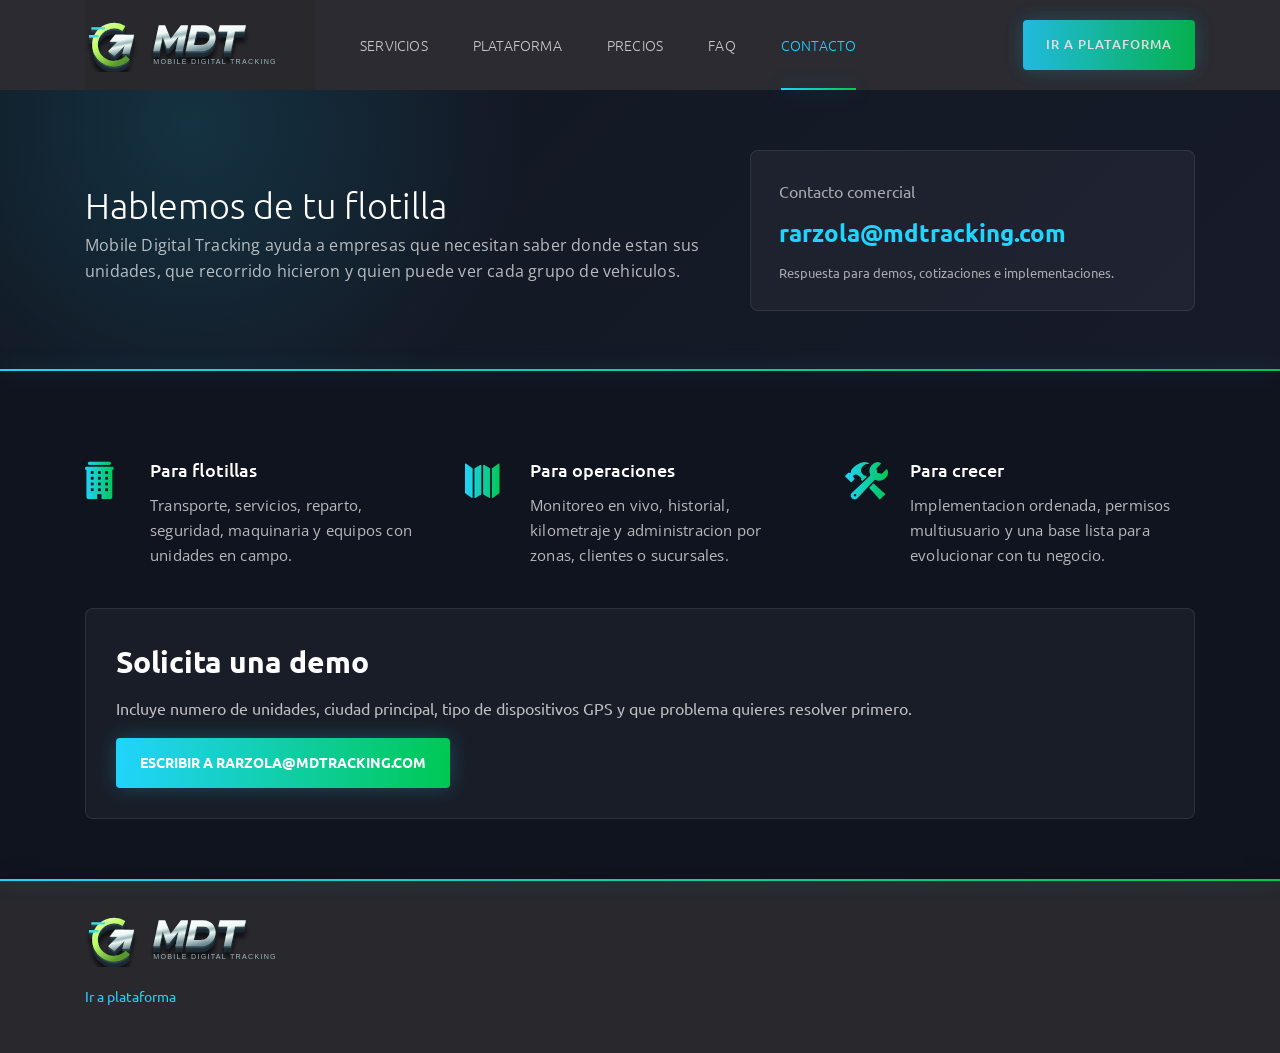
<file: about.html>
<!DOCTYPE html>
<html lang="es">
<head>
	<meta charset="utf-8">
	<meta name="viewport" content="width=device-width, initial-scale=1, shrink-to-fit=no">
	<link href="https://fonts.googleapis.com/css?family=Open+Sans:400,600%7CUbuntu:300,400,500,700" rel="stylesheet">
	<link rel="stylesheet" href="css/bootstrap-reboot.min.css">
	<link rel="stylesheet" href="css/bootstrap-grid.min.css">
	<link rel="stylesheet" href="css/ionicons.min.css">
	<link rel="stylesheet" href="css/main.css">
	<link rel="icon" type="image/svg+xml" href="icon/favicon.svg">
	<title>Contacto | Mobile Digital Tracking</title>
</head>
<body class="body mdt-page">
	<header class="header"><div class="header__wrap"><div class="container"><div class="row"><div class="col-12"><div class="header__content">
		<a href="index.html" class="header__logo"><img src="img/logo.svg" alt="Mobile Digital Tracking"></a>
		<ul class="header__nav"><li class="header__nav-item"><a href="index.html#servicios" class="header__nav-link">Servicios</a></li><li class="header__nav-item"><a href="index.html#plataforma" class="header__nav-link">Plataforma</a></li><li class="header__nav-item"><a href="pricing.html" class="header__nav-link">Precios</a></li><li class="header__nav-item"><a href="faq.html" class="header__nav-link">FAQ</a></li><li class="header__nav-item"><a href="about.html" class="header__nav-link header__nav-link--active">Contacto</a></li></ul>
		<div class="header__auth"><a href="https://app.mdtracking.com" class="header__sign-in"><i class="icon ion-ios-pin"></i><span>Ir a plataforma</span></a></div>
		<button class="header__btn" type="button"><span></span><span></span><span></span></button>
	</div></div></div></div></div></header>
	<section class="section section--first mdt-title-band">
		<div class="container"><div class="row align-items-center">
			<div class="col-12 col-lg-7"><h1 class="section__title">Hablemos de tu flotilla</h1><p class="section__text">Mobile Digital Tracking ayuda a empresas que necesitan saber donde estan sus unidades, que recorrido hicieron y quien puede ver cada grupo de vehiculos.</p></div>
			<div class="col-12 col-lg-5"><div class="mdt-contact-card"><span>Contacto comercial</span><a href="mailto:rarzola@mdtracking.com">rarzola@mdtracking.com</a><small>Respuesta para demos, cotizaciones e implementaciones.</small></div></div>
		</div></div>
	</section>
	<section class="section"><div class="container"><div class="row">
		<div class="col-12 col-md-4"><div class="feature"><i class="icon ion-ios-business feature__icon"></i><h3 class="feature__title">Para flotillas</h3><p class="feature__text">Transporte, servicios, reparto, seguridad, maquinaria y equipos con unidades en campo.</p></div></div>
		<div class="col-12 col-md-4"><div class="feature"><i class="icon ion-ios-map feature__icon"></i><h3 class="feature__title">Para operaciones</h3><p class="feature__text">Monitoreo en vivo, historial, kilometraje y administracion por zonas, clientes o sucursales.</p></div></div>
		<div class="col-12 col-md-4"><div class="feature"><i class="icon ion-ios-construct feature__icon"></i><h3 class="feature__title">Para crecer</h3><p class="feature__text">Implementacion ordenada, permisos multiusuario y una base lista para evolucionar con tu negocio.</p></div></div>
		<div class="col-12"><div class="mdt-contact-strip"><h2>Solicita una demo</h2><p>Incluye numero de unidades, ciudad principal, tipo de dispositivos GPS y que problema quieres resolver primero.</p><a href="mailto:rarzola@mdtracking.com?subject=Demo%20Mobile%20Digital%20Tracking" class="mdt-btn mdt-btn--primary">Escribir a rarzola@mdtracking.com</a></div></div>
	</div></div></section>
	<footer class="footer mdt-footer-simple"><div class="container"><div class="row"><div class="col-12"><img src="img/logo.svg" class="mdt-footer-logo" alt="Mobile Digital Tracking"><p class="footer__tagline"><a href="https://app.mdtracking.com">Ir a plataforma</a></p></div></div></div></footer>
	<script src="js/mdt.js"></script>
</body>
</html>
</file>
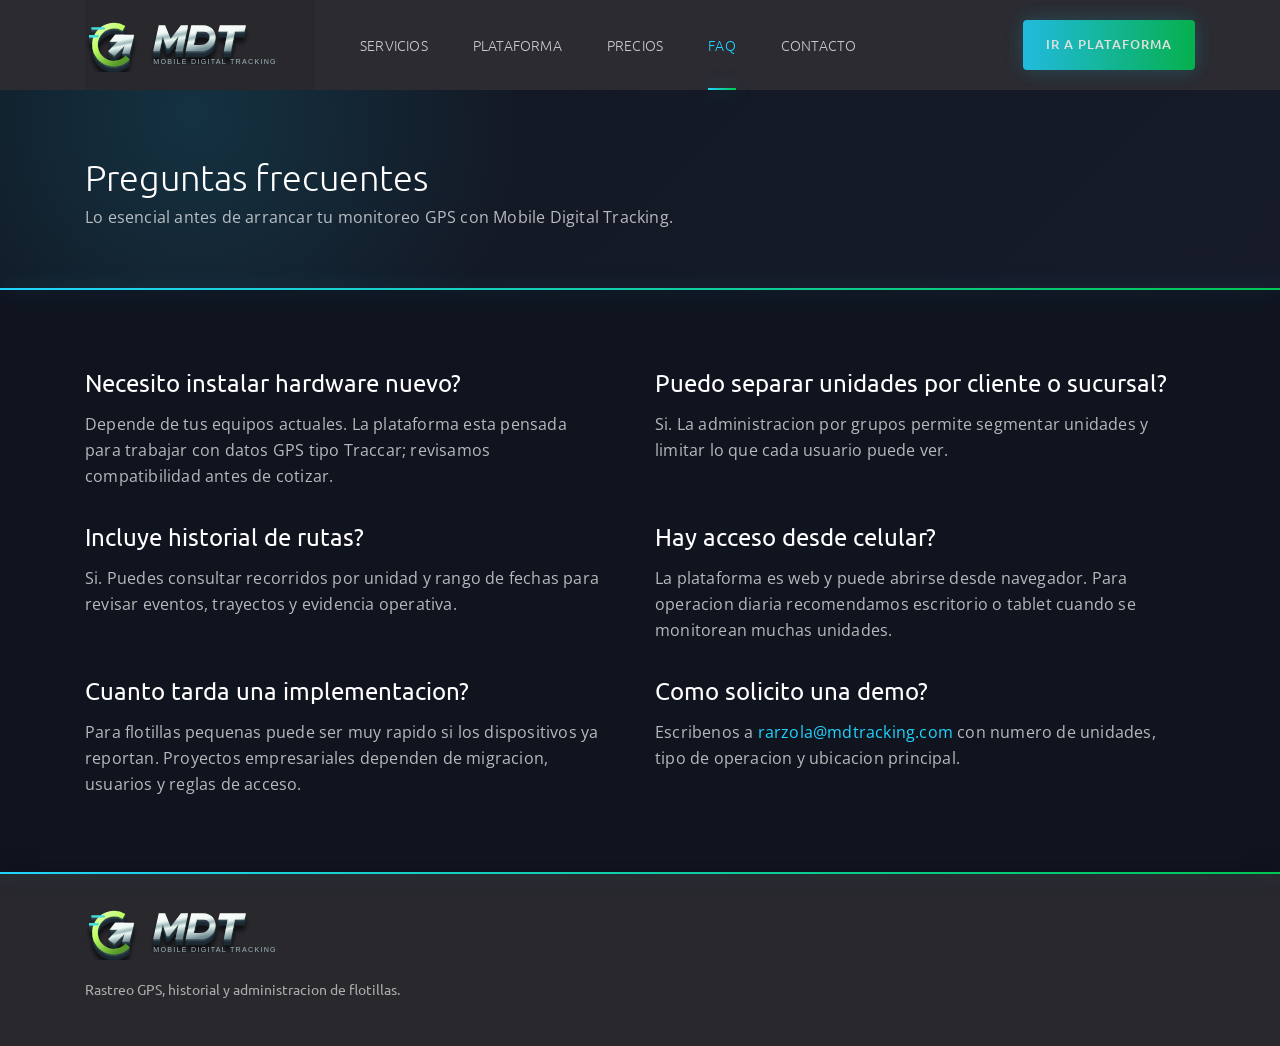
<file: faq.html>
<!DOCTYPE html>
<html lang="es">
<head>
	<meta charset="utf-8">
	<meta name="viewport" content="width=device-width, initial-scale=1, shrink-to-fit=no">
	<link href="https://fonts.googleapis.com/css?family=Open+Sans:400,600%7CUbuntu:300,400,500,700" rel="stylesheet">
	<link rel="stylesheet" href="css/bootstrap-reboot.min.css">
	<link rel="stylesheet" href="css/bootstrap-grid.min.css">
	<link rel="stylesheet" href="css/ionicons.min.css">
	<link rel="stylesheet" href="css/main.css">
	<link rel="icon" type="image/svg+xml" href="icon/favicon.svg">
	<title>FAQ | Mobile Digital Tracking</title>
</head>
<body class="body mdt-page">
	<header class="header"><div class="header__wrap"><div class="container"><div class="row"><div class="col-12"><div class="header__content">
		<a href="index.html" class="header__logo"><img src="img/logo.svg" alt="Mobile Digital Tracking"></a>
		<ul class="header__nav"><li class="header__nav-item"><a href="index.html#servicios" class="header__nav-link">Servicios</a></li><li class="header__nav-item"><a href="index.html#plataforma" class="header__nav-link">Plataforma</a></li><li class="header__nav-item"><a href="pricing.html" class="header__nav-link">Precios</a></li><li class="header__nav-item"><a href="faq.html" class="header__nav-link header__nav-link--active">FAQ</a></li><li class="header__nav-item"><a href="about.html" class="header__nav-link">Contacto</a></li></ul>
		<div class="header__auth"><a href="https://app.mdtracking.com" class="header__sign-in"><i class="icon ion-ios-pin"></i><span>Ir a plataforma</span></a></div>
		<button class="header__btn" type="button"><span></span><span></span><span></span></button>
	</div></div></div></div></div></header>
	<section class="section section--first mdt-title-band"><div class="container"><div class="row"><div class="col-12"><h1 class="section__title">Preguntas frecuentes</h1><p class="section__text">Lo esencial antes de arrancar tu monitoreo GPS con Mobile Digital Tracking.</p></div></div></div></section>
	<section class="section"><div class="container"><div class="row">
		<div class="col-12 col-md-6"><div class="faq"><h3 class="faq__title">Necesito instalar hardware nuevo?</h3><p class="faq__text">Depende de tus equipos actuales. La plataforma esta pensada para trabajar con datos GPS tipo Traccar; revisamos compatibilidad antes de cotizar.</p></div></div>
		<div class="col-12 col-md-6"><div class="faq"><h3 class="faq__title">Puedo separar unidades por cliente o sucursal?</h3><p class="faq__text">Si. La administracion por grupos permite segmentar unidades y limitar lo que cada usuario puede ver.</p></div></div>
		<div class="col-12 col-md-6"><div class="faq"><h3 class="faq__title">Incluye historial de rutas?</h3><p class="faq__text">Si. Puedes consultar recorridos por unidad y rango de fechas para revisar eventos, trayectos y evidencia operativa.</p></div></div>
		<div class="col-12 col-md-6"><div class="faq"><h3 class="faq__title">Hay acceso desde celular?</h3><p class="faq__text">La plataforma es web y puede abrirse desde navegador. Para operacion diaria recomendamos escritorio o tablet cuando se monitorean muchas unidades.</p></div></div>
		<div class="col-12 col-md-6"><div class="faq"><h3 class="faq__title">Cuanto tarda una implementacion?</h3><p class="faq__text">Para flotillas pequenas puede ser muy rapido si los dispositivos ya reportan. Proyectos empresariales dependen de migracion, usuarios y reglas de acceso.</p></div></div>
		<div class="col-12 col-md-6"><div class="faq"><h3 class="faq__title">Como solicito una demo?</h3><p class="faq__text">Escribenos a <a href="mailto:rarzola@mdtracking.com">rarzola@mdtracking.com</a> con numero de unidades, tipo de operacion y ubicacion principal.</p></div></div>
	</div></div></section>
	<footer class="footer mdt-footer-simple"><div class="container"><div class="row"><div class="col-12"><img src="img/logo.svg" class="mdt-footer-logo" alt="Mobile Digital Tracking"><p class="footer__tagline">Rastreo GPS, historial y administracion de flotillas.</p></div></div></div></footer>
	<script src="js/mdt.js"></script>
</body>
</html>
</file>
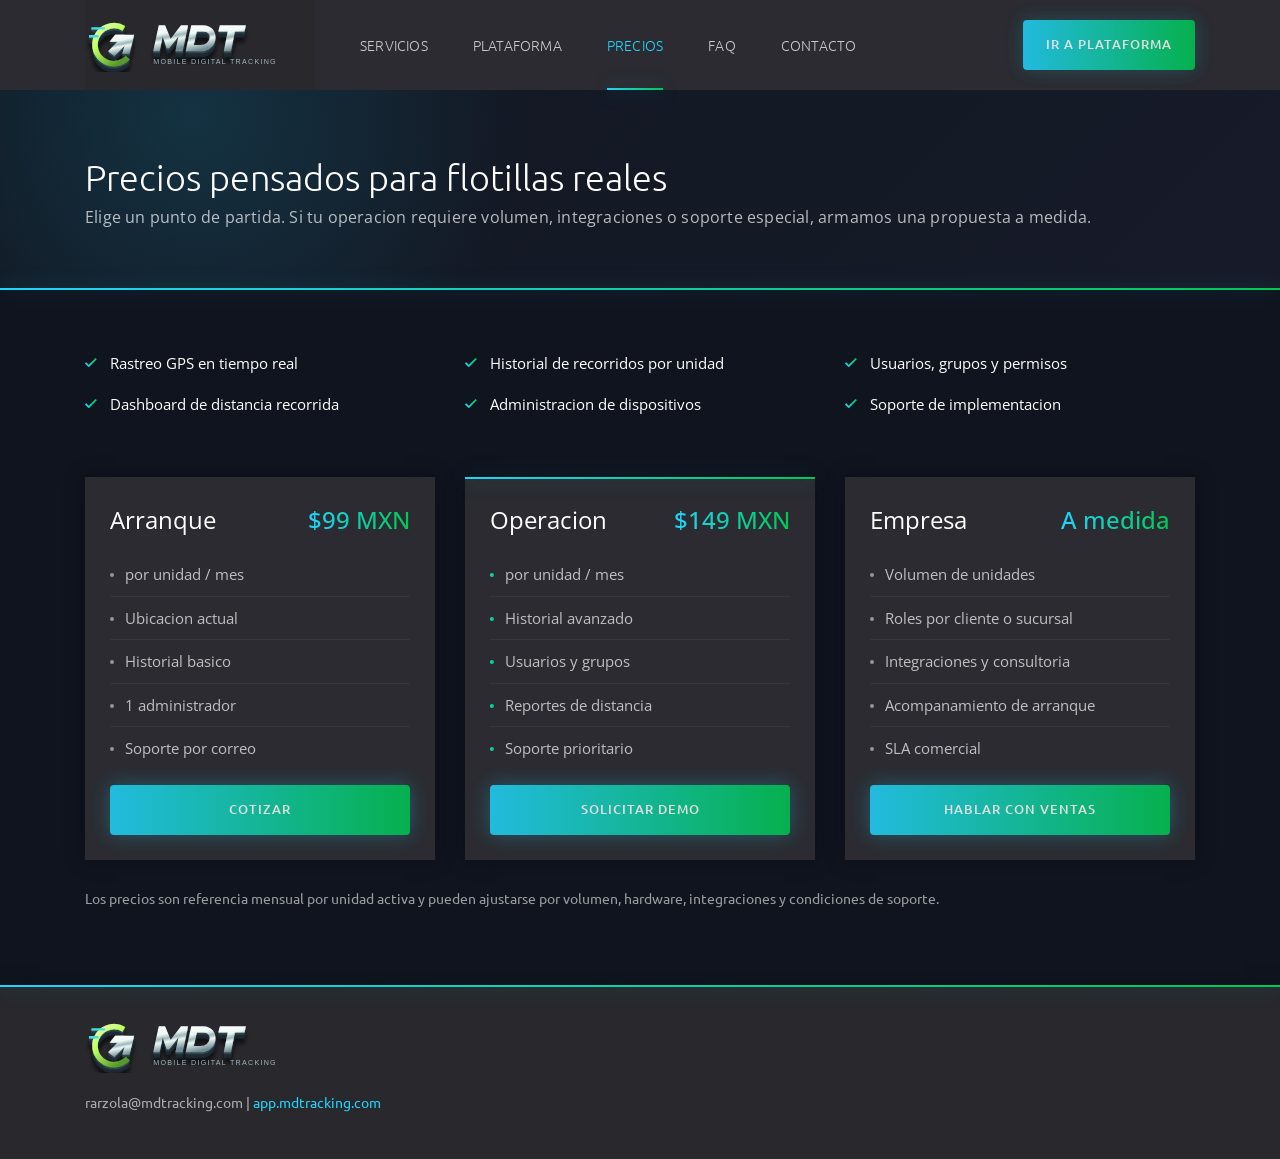
<file: pricing.html>
<!DOCTYPE html>
<html lang="es">
<head>
	<meta charset="utf-8">
	<meta name="viewport" content="width=device-width, initial-scale=1, shrink-to-fit=no">
	<link href="https://fonts.googleapis.com/css?family=Open+Sans:400,600%7CUbuntu:300,400,500,700" rel="stylesheet">
	<link rel="stylesheet" href="css/bootstrap-reboot.min.css">
	<link rel="stylesheet" href="css/bootstrap-grid.min.css">
	<link rel="stylesheet" href="css/ionicons.min.css">
	<link rel="stylesheet" href="css/main.css">
	<link rel="icon" type="image/svg+xml" href="icon/favicon.svg">
	<meta name="description" content="Planes de Mobile Digital Tracking para rastreo GPS, monitoreo de flotillas, historial y administracion de unidades.">
	<title>Precios | Mobile Digital Tracking</title>
</head>
<body class="body mdt-page">
	<header class="header"><div class="header__wrap"><div class="container"><div class="row"><div class="col-12"><div class="header__content">
		<a href="index.html" class="header__logo"><img src="img/logo.svg" alt="Mobile Digital Tracking"></a>
		<ul class="header__nav">
			<li class="header__nav-item"><a href="index.html#servicios" class="header__nav-link">Servicios</a></li>
			<li class="header__nav-item"><a href="index.html#plataforma" class="header__nav-link">Plataforma</a></li>
			<li class="header__nav-item"><a href="pricing.html" class="header__nav-link header__nav-link--active">Precios</a></li>
			<li class="header__nav-item"><a href="faq.html" class="header__nav-link">FAQ</a></li>
			<li class="header__nav-item"><a href="about.html" class="header__nav-link">Contacto</a></li>
		</ul>
		<div class="header__auth"><a href="https://app.mdtracking.com" class="header__sign-in"><i class="icon ion-ios-pin"></i><span>Ir a plataforma</span></a></div>
		<button class="header__btn" type="button"><span></span><span></span><span></span></button>
	</div></div></div></div></div></header>

	<section class="section section--first mdt-title-band">
		<div class="container"><div class="row"><div class="col-12">
			<h1 class="section__title">Precios pensados para flotillas reales</h1>
			<p class="section__text">Elige un punto de partida. Si tu operacion requiere volumen, integraciones o soporte especial, armamos una propuesta a medida.</p>
		</div></div></div>
	</section>

	<div class="section">
		<div class="container">
			<div class="row">
				<div class="col-12">
					<ul class="row plan-features">
						<li class="col-12 col-md-6 col-lg-4">Rastreo GPS en tiempo real</li>
						<li class="col-12 col-md-6 col-lg-4">Historial de recorridos por unidad</li>
						<li class="col-12 col-md-6 col-lg-4">Usuarios, grupos y permisos</li>
						<li class="col-12 col-md-6 col-lg-4">Dashboard de distancia recorrida</li>
						<li class="col-12 col-md-6 col-lg-4">Administracion de dispositivos</li>
						<li class="col-12 col-md-6 col-lg-4">Soporte de implementacion</li>
					</ul>
				</div>
				<div class="col-12 col-md-6 col-lg-4">
					<div class="price"><div class="price__item price__item--first"><span>Arranque</span> <span>$99 MXN</span></div><div class="price__item"><span>por unidad / mes</span></div><div class="price__item"><span>Ubicacion actual</span></div><div class="price__item"><span>Historial basico</span></div><div class="price__item"><span>1 administrador</span></div><div class="price__item"><span>Soporte por correo</span></div><a href="mailto:rarzola@mdtracking.com?subject=Plan%20Arranque" class="price__btn">Cotizar</a></div>
				</div>
				<div class="col-12 col-md-6 col-lg-4">
					<div class="price price--premium"><div class="price__item price__item--first"><span>Operacion</span> <span>$149 MXN</span></div><div class="price__item"><span>por unidad / mes</span></div><div class="price__item"><span>Historial avanzado</span></div><div class="price__item"><span>Usuarios y grupos</span></div><div class="price__item"><span>Reportes de distancia</span></div><div class="price__item"><span>Soporte prioritario</span></div><a href="mailto:rarzola@mdtracking.com?subject=Plan%20Operacion" class="price__btn">Solicitar demo</a></div>
				</div>
				<div class="col-12 col-md-6 col-lg-4">
					<div class="price"><div class="price__item price__item--first"><span>Empresa</span> <span>A medida</span></div><div class="price__item"><span>Volumen de unidades</span></div><div class="price__item"><span>Roles por cliente o sucursal</span></div><div class="price__item"><span>Integraciones y consultoria</span></div><div class="price__item"><span>Acompanamiento de arranque</span></div><div class="price__item"><span>SLA comercial</span></div><a href="mailto:rarzola@mdtracking.com?subject=Plan%20Empresa" class="price__btn">Hablar con ventas</a></div>
				</div>
				<div class="col-12"><p class="mdt-note">Los precios son referencia mensual por unidad activa y pueden ajustarse por volumen, hardware, integraciones y condiciones de soporte.</p></div>
			</div>
		</div>
	</div>

	<footer class="footer mdt-footer-simple"><div class="container"><div class="row"><div class="col-12"><img src="img/logo.svg" class="mdt-footer-logo" alt="Mobile Digital Tracking"><p class="footer__tagline">rarzola@mdtracking.com | <a href="https://app.mdtracking.com">app.mdtracking.com</a></p></div></div></div></footer>
	<script src="js/mdt.js"></script>
</body>
</html>
</file>
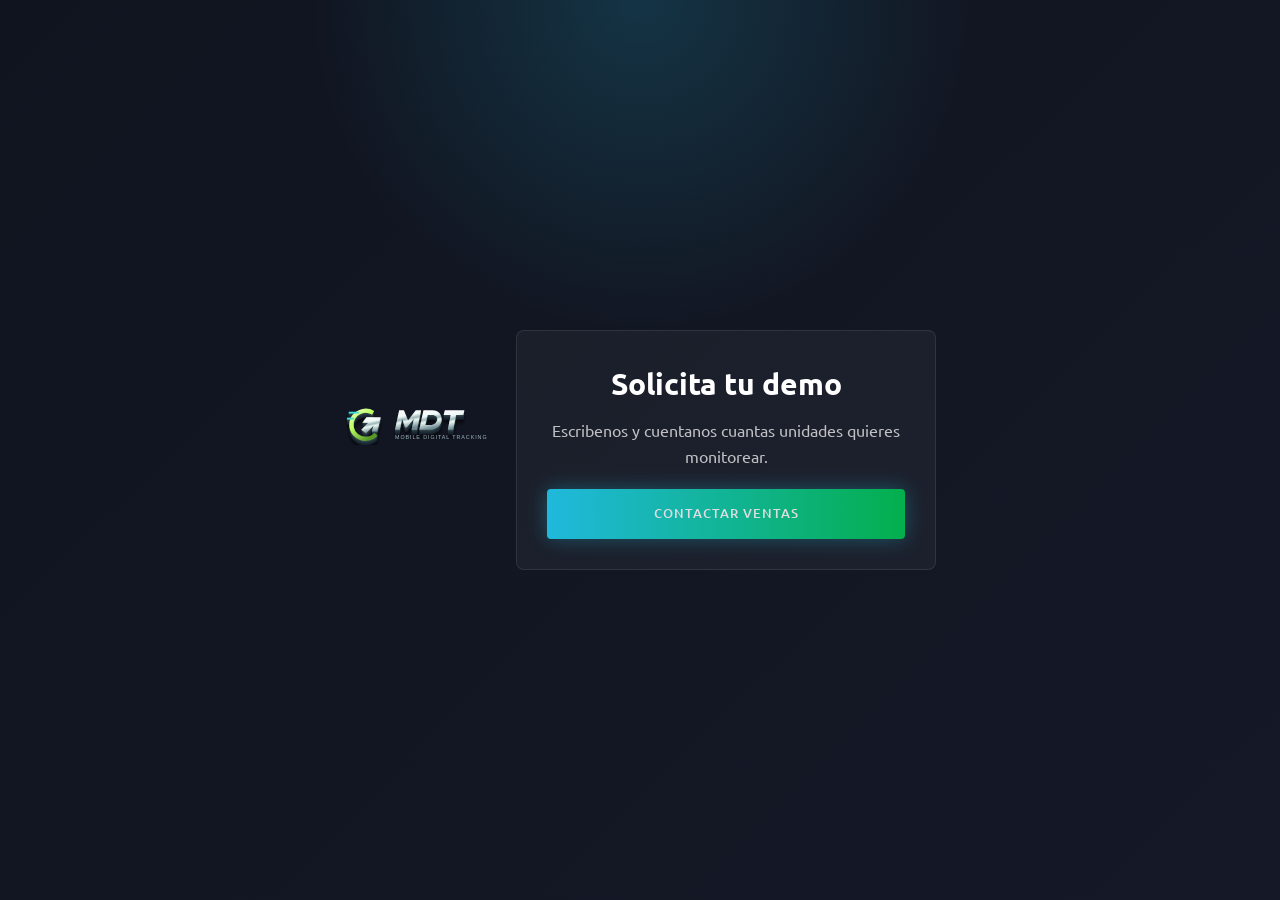
<file: signup.html>
<!DOCTYPE html>
<html lang="es">
<head>
	<meta charset="utf-8">
	<meta name="viewport" content="width=device-width, initial-scale=1, shrink-to-fit=no">
	<link href="https://fonts.googleapis.com/css?family=Open+Sans:400,600%7CUbuntu:300,400,500,700" rel="stylesheet">
	<link rel="stylesheet" href="css/bootstrap-reboot.min.css">
	<link rel="stylesheet" href="css/bootstrap-grid.min.css">
	<link rel="stylesheet" href="css/ionicons.min.css">
	<link rel="stylesheet" href="css/main.css">
	<title>Demo | Mobile Digital Tracking</title>
</head>
<body class="body mdt-page">
	<div class="sign section--bg mdt-sign">
		<div class="sign__content">
			<a href="index.html" class="sign__logo"><img src="img/logo.svg" alt="Mobile Digital Tracking"></a>
			<div class="mdt-redirect-card">
				<h1>Solicita tu demo</h1>
				<p>Escribenos y cuentanos cuantas unidades quieres monitorear.</p>
				<a href="mailto:rarzola@mdtracking.com?subject=Demo%20Mobile%20Digital%20Tracking" class="sign__btn">Contactar ventas</a>
			</div>
		</div>
	</div>
</body>
</html>
</file>
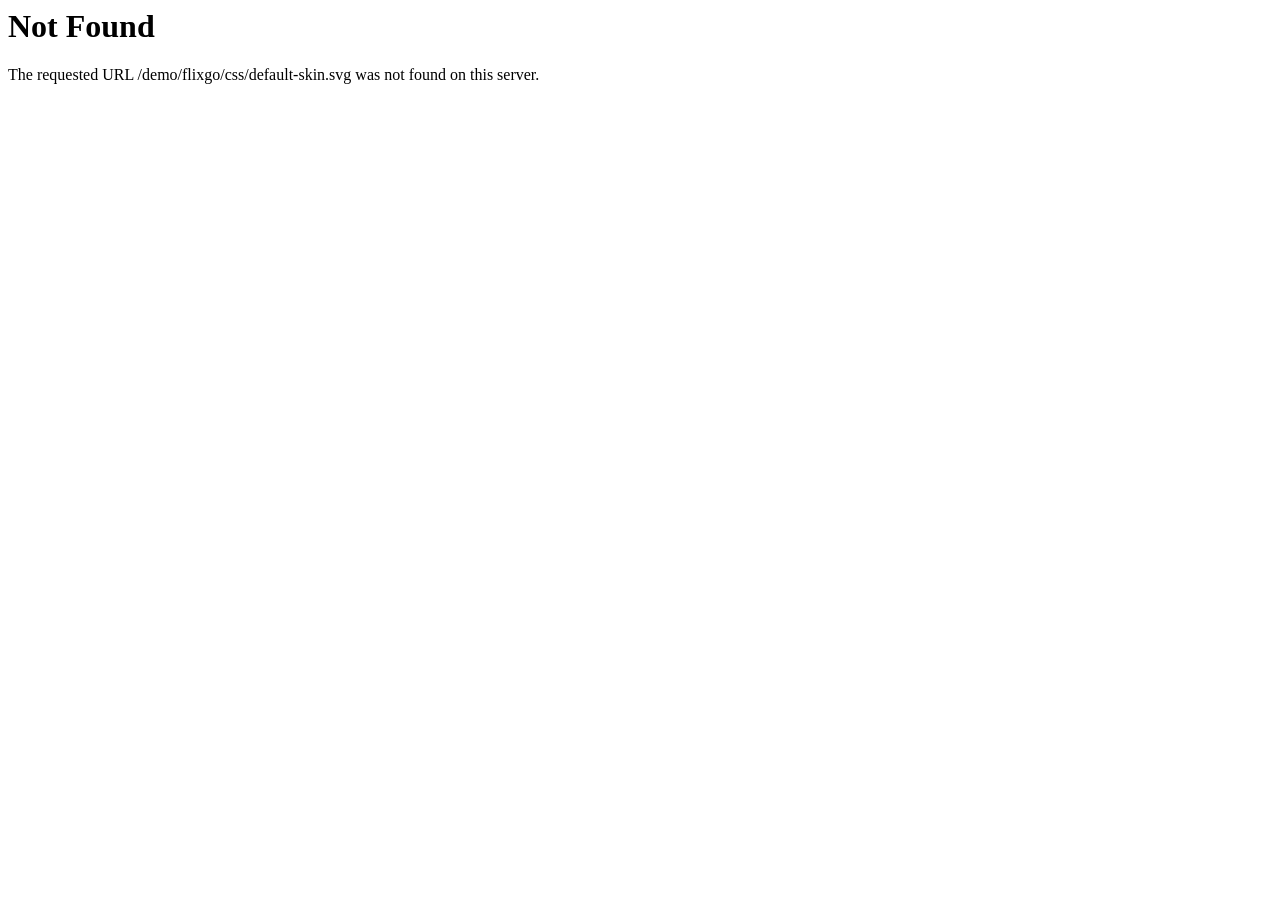
<file: css/default-skin-2.html>
<!DOCTYPE HTML PUBLIC "-//IETF//DTD HTML 2.0//EN">
<html><head>
<title>404 Not Found</title>
</head><body>
<h1>Not Found</h1>
<p>The requested URL /demo/flixgo/css/default-skin.svg was not found on this server.</p>
</body></html>
</file>
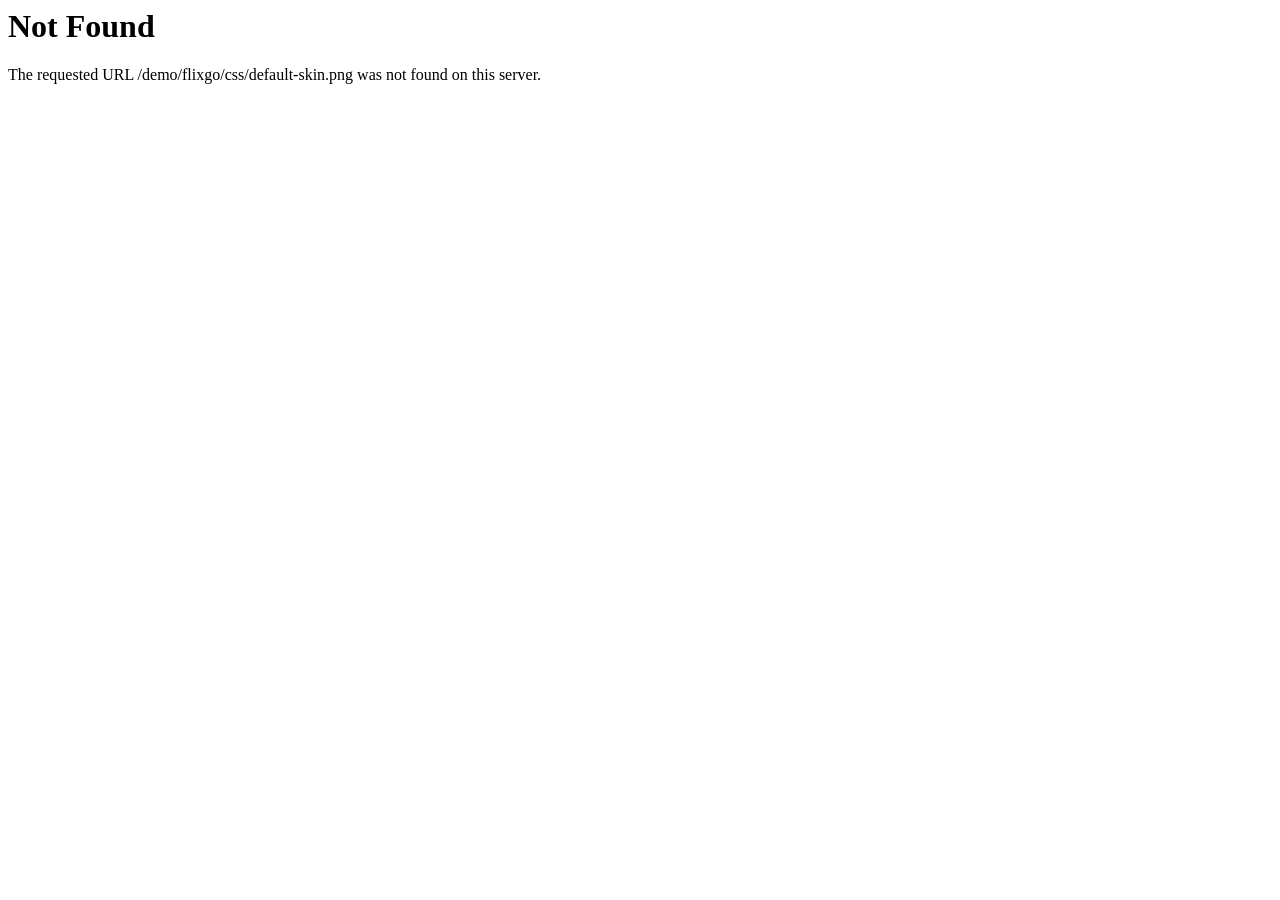
<file: css/default-skin.html>
<!DOCTYPE HTML PUBLIC "-//IETF//DTD HTML 2.0//EN">
<html><head>
<title>404 Not Found</title>
</head><body>
<h1>Not Found</h1>
<p>The requested URL /demo/flixgo/css/default-skin.png was not found on this server.</p>
</body></html>
</file>
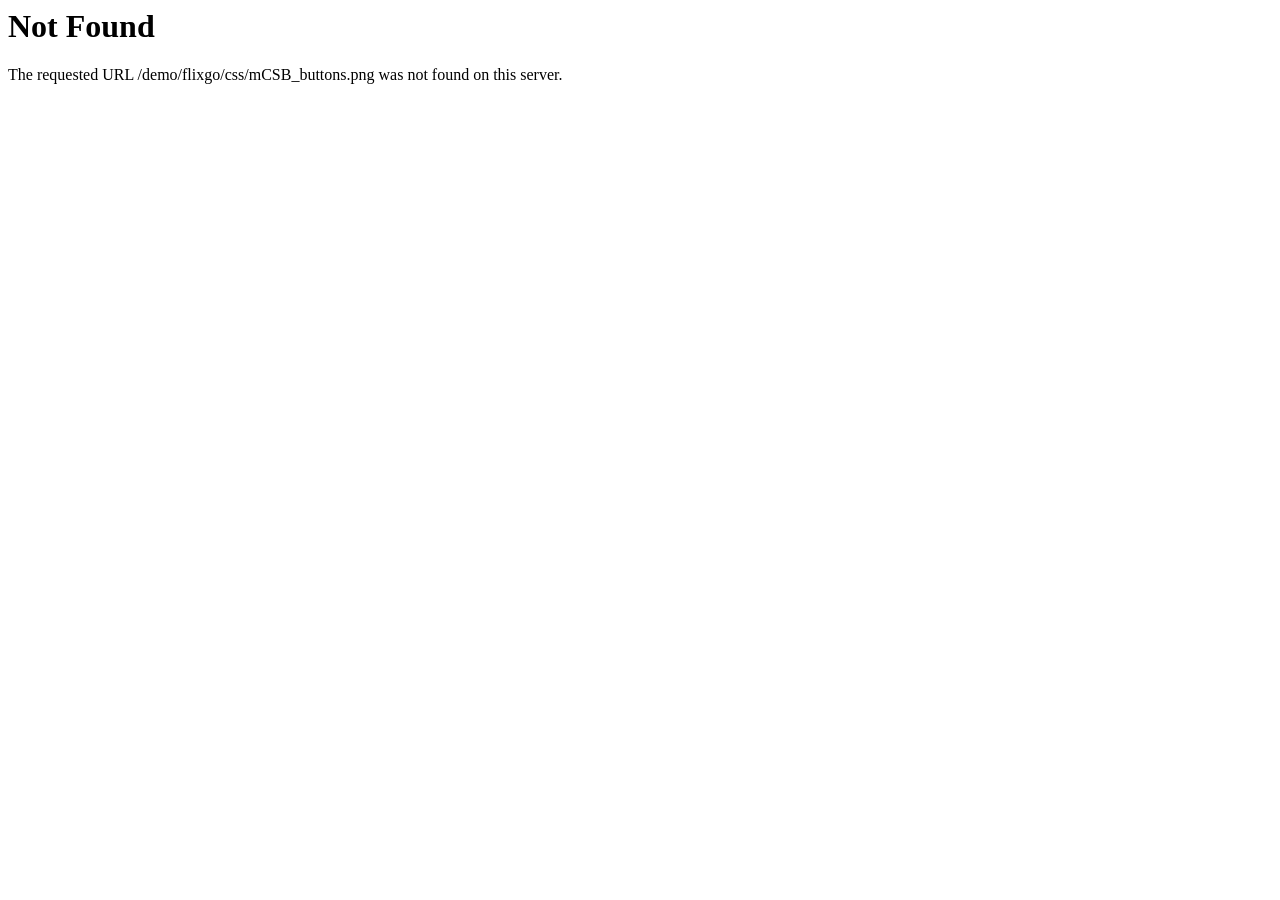
<file: css/mCSB_buttons.html>
<!DOCTYPE HTML PUBLIC "-//IETF//DTD HTML 2.0//EN">
<html><head>
<title>404 Not Found</title>
</head><body>
<h1>Not Found</h1>
<p>The requested URL /demo/flixgo/css/mCSB_buttons.png was not found on this server.</p>
</body></html>
</file>
<file: css/main.css>
/*----------------------------------------
[Master Stylesheet]

Project:	FlixGo
Version:	1.0
Primary use:	FlixGo Template
----------------------------------------*/
/*----------------------------------------
[Table of contents]

1. Header
2. Home
3. Content
4. Section
5. Breadcrumb
6. Card
7. Details
8. FAQ
9. How
10. Partners
11. Price
12. Feature
13. Catalog
14. Filter
15. Paginator
16. Comments
17. Reviews
18. Form
19.	Gallery
20. Accordion
21. Footer
22. Sign
23. Page 404
24. Plyr customization
25. PhotoSwipe customization
26. mCustomScrollbar customization
----------------------------------------*/
/*==============================
	Common styles
==============================*/
html {
  -webkit-text-size-adjust: 100%;
  -ms-text-size-adjust: 100%;
}
html,
body {
  height: 100%;
}
body {
  font-family: 'Ubuntu', sans-serif;
  background-color: #2b2b31;
  font-weight: normal;
  -webkit-font-smoothing: antialiased;
}
button {
  padding: 0;
  border: none;
  background-color: transparent;
  -webkit-transition: 0.4s ease;
  -moz-transition: 0.4s ease;
  transition: 0.4s ease;
  cursor: pointer;
}
button:focus {
  outline: none;
}
a {
  -webkit-transition: 0.4s ease;
  -moz-transition: 0.4s ease;
  transition: 0.4s ease;
}
a:hover,
a:active,
a:focus {
  outline: none;
  text-decoration: none;
}
input,
textarea,
select {
  padding: 0;
  margin: 0;
  -webkit-border-radius: 0;
  border-radius: 0;
  -webkit-appearance: none;
  -moz-appearance: none;
  appearance: none;
  -webkit-box-shadow: none;
  box-shadow: none;
}
input:focus,
textarea:focus,
select:focus {
  outline: none;
}
ul {
  margin: 0;
  padding: 0;
  list-style: none;
}
::-moz-selection {
  background: #fff;
  color: #000;
  text-shadow: none;
}
::selection {
  background: #fff;
  color: #000;
  text-shadow: none;
}
::-webkit-input-placeholder {
  color: rgba(255,255,255,0.5);
  opacity: 1;
}
::-moz-placeholder {
  color: rgba(255,255,255,0.5);
  opacity: 1;
}
:-moz-placeholder {
  color: rgba(255,255,255,0.5);
  opacity: 1;
}
:-ms-input-placeholder {
  color: rgba(255,255,255,0.5);
  opacity: 1;
}
.tab-content > .tab-pane {
  display: none;
}
.tab-content > .active {
  display: block;
}
.fade {
  -webkit-transition: opacity 0.25s linear;
  -moz-transition: opacity 0.25s linear;
  transition: opacity 0.25s linear;
}
@media screen and (prefers-reduced-motion: reduce) {
  .fade {
    -webkit-transition: none;
    -moz-transition: none;
    transition: none;
  }
}
.fade:not(.show) {
  opacity: 0;
}
.collapse:not(.show) {
  display: none;
}
.collapsing {
  position: relative;
  height: 0;
  overflow: hidden;
  -webkit-transition: height 0.4s ease;
  -moz-transition: height 0.4s ease;
  transition: height 0.4s ease;
}
@media screen and (prefers-reduced-motion: reduce) {
  .collapsing {
    -webkit-transition: none;
    -moz-transition: none;
    transition: none;
  }
}
.b-description_readmore_button {
  cursor: pointer;
  display: block;
  height: 24px;
  width: 100%;
  position: relative;
}
.b-description_readmore_button:before {
  content: '\f1c8';
  font-family: "Ionicons";
  position: absolute;
  display: block;
  top: 0;
  left: 0;
  bottom: 0;
  right: 0;
  text-align: center;
  color: rgba(255,255,255,0.75);
  font-size: 22px;
  line-height: 24px;
  -webkit-transition: 0.4s ease;
  -moz-transition: 0.4s ease;
  transition: 0.4s ease;
}
.b-description_readmore_button:hover:before,
.b-description_readmore_button.b-description_readmore_button_active:before {
  color: #21d4fd;
}
.body:before {
  content: '';
  position: fixed;
  display: block;
  top: 0;
  left: 0;
  right: 0;
  bottom: 0;
  z-index: 99;
  background-color: rgba(43,43,49,0.75);
  opacity: 0;
  pointer-events: none;
  -webkit-transition: 0.4s ease;
  -moz-transition: 0.4s ease;
  transition: 0.4s ease;
}
.body--active:before {
  z-index: 99;
  opacity: 1;
  pointer-events: auto;
}
/*==============================
	Header
==============================*/
.header {
  display: block;
  position: fixed;
  top: 0;
  left: 0;
  right: 0;
  background-color: #2b2b31;
  z-index: 101;
}
.header__logo {
  display: flex;
  justify-content: center;
  align-items: center;
  height: 70px;
  padding: 0 15px;
  background-color: #28282d;
  width: 140px;
}
.header__logo img {
  width: auto;
  max-width: 110px;
  display: block;
}
.header__logo:hover {
  background-color: #2b2b31;
}
.header__nav {
  display: flex;
  flex-direction: column;
  justify-content: flex-start;
  align-items: flex-start;
  position: fixed;
  top: 70px;
  right: 0;
  bottom: 0;
  background-color: #2b2b31;
  z-index: 99;
  width: 260px;
  padding: 30px 30px 0;
  -webkit-transform: translate3d(260px, 0, 0);
  -moz-transform: translate3d(260px, 0, 0);
  transform: translate3d(260px, 0, 0);
  -webkit-transition: 0.4s ease;
  -moz-transition: 0.4s ease;
  transition: 0.4s ease;
}
.header__nav:before {
  content: '';
  position: absolute;
  top: 0;
  left: 0;
  right: 0;
  height: 2px;
  display: block;
  background-image: -moz-linear-gradient(90deg, #21d4fd 0%, #00c853 100%);
  background-image: -webkit-linear-gradient(90deg, #21d4fd 0%, #00c853 100%);
  background-image: -ms-linear-gradient(90deg, #21d4fd 0%, #00c853 100%);
  background-image: linear-gradient(90deg, #21d4fd 0%, #00c853 100%);
  -webkit-box-shadow: 0 0 20px 0 rgba(33,212,253,0.35);
  box-shadow: 0 0 20px 0 rgba(33,212,253,0.35);
}
.header__nav--active {
  -webkit-transform: translate3d(0, 0, 0);
  -moz-transform: translate3d(0, 0, 0);
  transform: translate3d(0, 0, 0);
}
.header__nav-link {
  font-size: 14px;
  font-weight: 300;
  text-transform: uppercase;
  color: rgba(255,255,255,0.75);
  letter-spacing: 0.2px;
}
.header__nav-link:hover {
  color: #21d4fd;
}
.header__nav-link--more {
  font-weight: 400;
  font-size: 24px;
}
.header__nav-link--active {
  color: #21d4fd;
}
.header__nav-item {
  width: 100%;
  display: block;
  margin-bottom: 20px;
  position: relative;
}
.header__nav-item:last-child {
  margin-bottom: 0;
}
.header__nav-item.show .header__nav-link {
  color: #21d4fd;
}
.header__dropdown {
  position: relative;
  display: block;
  width: 100%;
}
.header__dropdown-menu {
  position: absolute;
  background-color: #2b2b31;
  padding: 15px 20px;
  display: block;
  width: 100%;
  min-width: 200px;
  text-align: left;
  z-index: -1;
  pointer-events: none;
  opacity: 0;
  -webkit-box-shadow: 0 5px 25px 0 rgba(0,0,0,0.3);
  box-shadow: 0 5px 25px 0 rgba(0,0,0,0.3);
  -webkit-transition: 0.4s ease;
  -moz-transition: 0.4s ease;
  transition: 0.4s ease;
  margin-top: 0;
  top: 100%;
}
.header__dropdown-menu:before {
  content: '';
  position: absolute;
  top: 0;
  left: 0;
  right: 0;
  height: 2px;
  display: block;
  background-image: -moz-linear-gradient(90deg, #21d4fd 0%, #00c853 100%);
  background-image: -webkit-linear-gradient(90deg, #21d4fd 0%, #00c853 100%);
  background-image: -ms-linear-gradient(90deg, #21d4fd 0%, #00c853 100%);
  background-image: linear-gradient(90deg, #21d4fd 0%, #00c853 100%);
  -webkit-box-shadow: 0 0 20px 0 rgba(33,212,253,0.35);
  box-shadow: 0 0 20px 0 rgba(33,212,253,0.35);
}
.header__dropdown-menu li {
  padding: 0;
}
.header__dropdown-menu a {
  font-size: 16px;
  color: rgba(255,255,255,0.75);
  line-height: 40px;
  display: block;
  font-weight: 300;
}
.header__dropdown-menu a:hover {
  color: #21d4fd;
}
.header__dropdown-menu.show {
  z-index: 1000;
  pointer-events: auto;
  opacity: 1;
  margin-top: 10px;
}
.header__wrap {
  position: relative;
  background-color: #2b2b31;
  z-index: 2;
}
.header__search {
  display: block;
  position: absolute;
  bottom: 0;
  left: 0;
  right: 0;
  height: 60px;
  width: 100%;
  overflow: hidden;
  -webkit-transition: 0.4s ease;
  -moz-transition: 0.4s ease;
  transition: 0.4s ease;
  background-color: #2b2b31;
  z-index: 1;
  -webkit-box-shadow: 0 5px 25px 0 rgba(0,0,0,0.3);
  box-shadow: 0 5px 25px 0 rgba(0,0,0,0.3);
  border-top: 1px solid rgba(255,255,255,0.05);
}
.header__search--active {
  bottom: -60px;
}
.header__search-content {
  display: flex;
  flex-direction: row;
  justify-content: flex-start;
  align-items: center;
  height: 60px;
  position: relative;
}
.header__search-content input {
  position: relative;
  height: 60px;
  width: 100%;
  background-color: #28282d;
  border: none;
  padding: 0 120px 0 15px;
  font-size: 15px;
  color: #fff;
  font-family: 'Open Sans', sans-serif;
}
.header__search-content button {
  position: absolute;
  height: 40px;
  width: 90px;
  top: 10px;
  right: 15px;
  -webkit-border-radius: 4px;
  border-radius: 4px;
  background-image: -moz-linear-gradient(90deg, #21d4fd 0%, #00c853 100%);
  background-image: -webkit-linear-gradient(90deg, #21d4fd 0%, #00c853 100%);
  background-image: -ms-linear-gradient(90deg, #21d4fd 0%, #00c853 100%);
  background-image: linear-gradient(90deg, #21d4fd 0%, #00c853 100%);
  -webkit-box-shadow: 0 0 20px 0 rgba(33,212,253,0.35);
  box-shadow: 0 0 20px 0 rgba(33,212,253,0.35);
  opacity: 0.85;
  font-size: 12px;
  color: #fff;
  text-transform: uppercase;
  font-weight: 500;
  letter-spacing: 0.6px;
}
.header__search-content button:hover {
  color: #fff;
  opacity: 1;
}
.header__content {
  display: flex;
  flex-direction: row;
  justify-content: space-between;
  align-items: center;
  height: 70px;
  position: relative;
}
.header__auth {
  display: flex;
  flex-direction: row;
  justify-content: flex-end;
  align-items: center;
  margin-right: 44px;
}
.header__search-btn {
  color: rgba(255,255,255,0.75);
  font-size: 26px;
}
.header__search-btn:hover,
.header__search-btn.active {
  color: #fff;
}
.header__sign-in {
  display: flex;
  justify-content: center;
  align-items: center;
  height: 40px;
  width: 40px;
  -webkit-border-radius: 4px;
  border-radius: 4px;
  background-image: -moz-linear-gradient(90deg, #21d4fd 0%, #00c853 100%);
  background-image: -webkit-linear-gradient(90deg, #21d4fd 0%, #00c853 100%);
  background-image: -ms-linear-gradient(90deg, #21d4fd 0%, #00c853 100%);
  background-image: linear-gradient(90deg, #21d4fd 0%, #00c853 100%);
  -webkit-box-shadow: 0 0 20px 0 rgba(33,212,253,0.35);
  box-shadow: 0 0 20px 0 rgba(33,212,253,0.35);
  opacity: 0.85;
  margin-left: 20px;
}
.header__sign-in span {
  display: none;
}
.header__sign-in i {
  color: #fff;
  font-size: 24px;
}
.header__sign-in:hover {
  opacity: 1;
}
.header__btn {
  display: block;
  position: absolute;
  right: 0;
  top: 50%;
  margin-top: -22px;
  width: 24px;
  height: 40px;
  opacity: 0.8;
}
.header__btn span {
  display: block;
  position: absolute;
  height: 2px;
  width: 24px;
  background: #000;
  opacity: 1;
  left: 0;
  -webkit-transform: rotate(0deg);
  -moz-transform: rotate(0deg);
  transform: rotate(0deg);
  -webkit-transition: 0.4s ease;
  -moz-transition: 0.4s ease;
  transition: 0.4s ease;
  top: 13px;
  background-color: #fff;
  -webkit-border-radius: 2px;
  border-radius: 2px;
}
.header__btn span:nth-child(2) {
  top: 21px;
}
.header__btn span:nth-child(3) {
  top: 29px;
}
.header__btn:hover {
  opacity: 1;
}
.header__btn--active {
  opacity: 1;
}
.header__btn--active span:nth-child(1) {
  top: 21px;
  -webkit-transform: rotate(45deg);
  -moz-transform: rotate(45deg);
  transform: rotate(45deg);
}
.header__btn--active span:nth-child(2) {
  opacity: 0;
}
.header__btn--active span:nth-child(3) {
  top: 21px;
  -webkit-transform: rotate(-45deg);
  -moz-transform: rotate(-45deg);
  transform: rotate(-45deg);
}
@media (min-width: 576px) {
  .header__logo {
    width: 170px;
    padding: 0 20px;
  }
  .header__logo img {
    max-width: 130px;
  }
}
@media (min-width: 768px) {
  .header__content {
    height: 90px;
  }
  .header__logo {
    height: 90px;
    width: 240px;
    padding: 0;
  }
  .header__logo img {
    max-width: 172px;
  }
  .header__auth {
    margin-right: 54px;
  }
  .header__search-btn {
    font-size: 30px;
  }
  .header__sign-in {
    height: 50px;
    width: 140px;
    margin-left: 30px;
  }
  .header__sign-in i {
    display: none;
  }
  .header__sign-in span {
    display: block;
    font-size: 13px;
    color: #fff;
    text-transform: uppercase;
    font-weight: 500;
    letter-spacing: 1px;
  }
  .header__nav {
    top: 90px;
  }
  .header__search-content input {
    padding: 0 130px 0 20px;
  }
  .header__search-content button {
    right: 20px;
  }
}
@media (min-width: 1200px) {
  .header__sign-in {
    margin-left: 45px;
  }
  .header__auth {
    margin-right: 0;
  }
  .header__btn {
    display: none;
  }
  .header__nav {
    -webkit-transform: translate3d(0, 0, 0);
    -moz-transform: translate3d(0, 0, 0);
    transform: translate3d(0, 0, 0);
    padding: 0;
    background-color: transparent;
    width: auto;
    flex-direction: row;
    align-items: center;
    position: relative;
    top: auto;
    right: auto;
    bottom: auto;
    margin-left: 45px;
  }
  .header__nav:before {
    display: none;
  }
  .header__nav-item {
    margin: 0 45px 0 0;
    width: auto;
  }
  .header__nav-item:last-child {
    margin: 0;
  }
  .header__nav-link {
    line-height: 90px;
    display: block;
  }
  .header__nav-link--active {
    color: #fff;
    cursor: default;
    position: relative;
  }
  .header__nav-link--active:hover {
    color: #fff;
  }
  .header__nav-link--active:before {
    content: '';
    position: absolute;
    bottom: 0;
    left: 0;
    right: 0;
    height: 2px;
    display: block;
    background-image: -moz-linear-gradient(90deg, #21d4fd 0%, #00c853 100%);
    background-image: -webkit-linear-gradient(90deg, #21d4fd 0%, #00c853 100%);
    background-image: -ms-linear-gradient(90deg, #21d4fd 0%, #00c853 100%);
    background-image: linear-gradient(90deg, #21d4fd 0%, #00c853 100%);
    -webkit-box-shadow: 0 0 20px 0 rgba(33,212,253,0.35);
    box-shadow: 0 0 20px 0 rgba(33,212,253,0.35);
  }
  .header__content {
    justify-content: flex-start;
  }
  .header__auth {
    margin-left: auto;
  }
  .header__dropdown-menu {
    margin-top: -10px;
  }
  .header__dropdown-menu.show {
    margin-top: 0;
  }
}
/*==============================
	Home
==============================*/
.home {
  margin-top: 70px;
  position: relative;
  display: block;
  background-color: #2b2b31;
  padding: 40px 0;
}
.home .container {
  position: relative;
  z-index: 2;
}
.home__bg {
  position: absolute;
  top: 0;
  left: 0;
  right: 0;
  bottom: 0;
  z-index: 1;
}
.home__cover {
  opacity: 0.07;
}
.home__title {
  color: #fff;
  text-transform: uppercase;
  font-weight: 300;
  font-size: 28px;
  margin: 0;
  padding-right: 70px;
}
.home__title b {
  font-weight: 700;
}
.home__carousel .item {
  margin-top: 25px;
}
.home__carousel .card {
  margin-bottom: 0;
}
.home__nav {
  font-size: 38px;
  color: #fff;
  opacity: 0.7;
  position: absolute;
  top: 50%;
  height: 24px;
  margin-top: -12px;
  right: 15px;
  display: block;
  z-index: 2;
}
.home__nav i {
  line-height: 24px;
  height: 24px;
  display: block;
}
.home__nav i:before {
  line-height: 24px;
}
.home__nav--prev {
  right: 60px;
}
.home__nav:hover {
  opacity: 1;
}
.home--bg:before {
  content: '';
  z-index: 1;
  position: absolute;
  top: 0;
  right: 0;
  bottom: 0;
  left: 0;
  display: block;
  background: url("../img/home/home__bg.jpg") no-repeat center/cover;
  opacity: 0.06;
}
@media (min-width: 576px) {
  .home__title {
    font-size: 30px;
  }
}
@media (min-width: 768px) {
  .home {
    margin-top: 90px;
    padding: 60px 0;
  }
  .home__title {
    font-size: 32px;
  }
  .home__carousel .item {
    margin-top: 30px;
  }
}
@media (min-width: 1200px) {
  .home {
    padding: 70px 0;
  }
  .home__title {
    font-size: 36px;
  }
}
/*==============================
	Content
==============================*/
.content {
  padding: 0 0 20px;
}
.content__head {
  background-color: #28282d;
  -webkit-box-shadow: 0 5px 25px 0 rgba(0,0,0,0.3);
  box-shadow: 0 5px 25px 0 rgba(0,0,0,0.3);
  margin-bottom: 30px;
  position: relative;
}
.content__head:before {
  content: '';
  position: absolute;
  top: 0;
  left: 0;
  right: 0;
  height: 2px;
  display: block;
  background-image: -moz-linear-gradient(90deg, #21d4fd 0%, #00c853 100%);
  background-image: -webkit-linear-gradient(90deg, #21d4fd 0%, #00c853 100%);
  background-image: -ms-linear-gradient(90deg, #21d4fd 0%, #00c853 100%);
  background-image: linear-gradient(90deg, #21d4fd 0%, #00c853 100%);
  -webkit-box-shadow: 0 0 20px 0 rgba(33,212,253,0.35);
  box-shadow: 0 0 20px 0 rgba(33,212,253,0.35);
}
.content__title {
  color: #fff;
  font-weight: 300;
  font-size: 28px;
  margin: 20px 0 5px;
}
.content__tabs {
  display: none;
}
.content__mobile-tabs {
  position: relative;
}
.content__mobile-tabs-btn {
  display: flex;
  flex-direction: row;
  justify-content: flex-start;
  align-items: center;
  cursor: pointer;
  height: 50px;
  opacity: 0.75;
  -webkit-transition: 0.4s ease;
  -moz-transition: 0.4s ease;
  transition: 0.4s ease;
}
.content__mobile-tabs-btn input {
  display: block;
  position: relative;
  width: auto;
  background-color: transparent;
  border: none;
  font-size: 14px;
  color: #fff;
  text-transform: uppercase;
  cursor: pointer;
  height: 50px;
  margin-right: 12px;
  letter-spacing: 0.2px;
  font-weight: 300;
}
.content__mobile-tabs-btn span {
  position: relative;
  width: 16px;
  height: 16px;
  display: block;
}
.content__mobile-tabs-btn span:before,
.content__mobile-tabs-btn span:after {
  content: '';
  position: absolute;
  display: block;
  width: 16px;
  height: 2px;
  background-color: #fff;
  left: 0;
  -webkit-border-radius: 4px;
  border-radius: 4px;
  top: 50%;
  -webkit-transition: 0.4s ease;
  -moz-transition: 0.4s ease;
  transition: 0.4s ease;
  margin-top: -5px;
}
.content__mobile-tabs-btn span:after {
  margin-top: 2px;
  width: 10px;
}
.content__mobile-tabs-btn[aria-expanded="true"] {
  opacity: 1;
}
.content__mobile-tabs-btn[aria-expanded="true"] span:before {
  -webkit-transform: rotate(45deg);
  -moz-transform: rotate(45deg);
  transform: rotate(45deg);
  margin-top: -1px;
}
.content__mobile-tabs-btn[aria-expanded="true"] span:after {
  margin-top: -1px;
  width: 16px;
  -webkit-transform: rotate(-45deg);
  -moz-transform: rotate(-45deg);
  transform: rotate(-45deg);
}
.content__mobile-tabs-btn:hover {
  opacity: 1;
}
.content__mobile-tabs-menu {
  top: 100%;
  left: 0;
  margin-top: -10px;
  min-width: 200px;
  padding: 15px 20px;
  -webkit-box-shadow: 0 5px 25px 0 rgba(0,0,0,0.3);
  box-shadow: 0 5px 25px 0 rgba(0,0,0,0.3);
  background-color: #2b2b31;
  display: block;
  -webkit-transition: 0.4s ease;
  -moz-transition: 0.4s ease;
  transition: 0.4s ease;
  position: absolute;
  z-index: 100;
  pointer-events: none;
  opacity: 0;
}
.content__mobile-tabs-menu:before {
  content: '';
  position: absolute;
  top: 0;
  left: 0;
  right: 0;
  height: 2px;
  display: block;
  background-image: -moz-linear-gradient(90deg, #21d4fd 0%, #00c853 100%);
  background-image: -webkit-linear-gradient(90deg, #21d4fd 0%, #00c853 100%);
  background-image: -ms-linear-gradient(90deg, #21d4fd 0%, #00c853 100%);
  background-image: linear-gradient(90deg, #21d4fd 0%, #00c853 100%);
  -webkit-box-shadow: 0 0 20px 0 rgba(33,212,253,0.35);
  box-shadow: 0 0 20px 0 rgba(33,212,253,0.35);
}
.content__mobile-tabs-menu a {
  display: block;
  line-height: 40px;
  font-size: 14px;
  color: rgba(255,255,255,0.75);
  position: relative;
  text-transform: uppercase;
  font-weight: 300;
}
.content__mobile-tabs-menu a:hover {
  color: #21d4fd;
}
.content__mobile-tabs-menu a.active {
  display: none;
}
.content__mobile-tabs-menu.show {
  pointer-events: auto;
  opacity: 1;
  margin-top: 0;
}
@media (min-width: 576px) {
  .content__title {
    font-size: 30px;
    margin: 25px 0 5px;
  }
  .content__tabs {
    display: flex;
    flex-direction: row;
    justify-content: flex-start;
    align-items: center;
    overflow: hidden;
  }
  .content__tabs li {
    margin-right: 30px;
  }
  .content__tabs li:last-child {
    margin-right: 0;
  }
  .content__tabs a {
    display: block;
    line-height: 50px;
    color: #fff;
    position: relative;
    text-transform: uppercase;
    font-size: 14px;
    font-weight: 300;
    letter-spacing: 0.2px;
    color: rgba(255,255,255,0.5);
  }
  .content__tabs a:hover {
    color: #fff;
  }
  .content__tabs a:before {
    content: '';
    position: absolute;
    bottom: 0;
    left: 0;
    right: 0;
    height: 2px;
    display: block;
    background-image: -moz-linear-gradient(90deg, #21d4fd 0%, #00c853 100%);
    background-image: -webkit-linear-gradient(90deg, #21d4fd 0%, #00c853 100%);
    background-image: -ms-linear-gradient(90deg, #21d4fd 0%, #00c853 100%);
    background-image: linear-gradient(90deg, #21d4fd 0%, #00c853 100%);
    -webkit-box-shadow: none;
    box-shadow: none;
    -webkit-transition: 0.4s ease;
    -moz-transition: 0.4s ease;
    transition: 0.4s ease;
    -webkit-transform: translateY(2px);
    -moz-transform: translateY(2px);
    transform: translateY(2px);
  }
  .content__tabs a.active {
    color: #fff;
  }
  .content__tabs a.active:before {
    -webkit-transform: translateY(0);
    -moz-transform: translateY(0);
    transform: translateY(0);
    -webkit-box-shadow: 0 0 20px 0 rgba(33,212,253,0.35);
    box-shadow: 0 0 20px 0 rgba(33,212,253,0.35);
  }
  .content__mobile-tabs {
    display: none;
  }
}
@media (min-width: 768px) {
  .content {
    padding: 0 0 30px;
  }
  .content__title {
    font-size: 32px;
    margin: 25px 0 10px;
  }
  .content__head {
    margin-bottom: 50px;
  }
}
@media (min-width: 1200px) {
  .content__title {
    font-size: 36px;
  }
}
/*==============================
	Section
==============================*/
.section {
  padding: 40px 0;
  position: relative;
}
.section__title {
  color: #fff;
  font-weight: 300;
  font-size: 28px;
  margin-bottom: 25px;
}
.section__title b {
  font-weight: 700;
}
.section__title--center {
  text-align: center;
}
.section__title--no-margin {
  margin-bottom: 10px;
}
.section__text {
  color: rgba(255,255,255,0.7);
  font-size: 16px;
  line-height: 26px;
  margin-bottom: 25px;
  font-family: 'Open Sans', sans-serif;
  letter-spacing: 0.2px;
}
.section__text:last-child {
  margin-bottom: 0;
}
.section__text--last-with-margin:last-child {
  margin-bottom: 30px;
}
.section__text b {
  font-weight: 600;
}
.section__text a {
  color: #21d4fd;
}
.section__text a:hover {
  color: #21d4fd;
  text-decoration: underline;
}
.section__btn {
  display: flex;
  justify-content: center;
  align-items: center;
  height: 50px;
  width: 160px;
  -webkit-border-radius: 4px;
  border-radius: 4px;
  background-image: -moz-linear-gradient(90deg, #21d4fd 0%, #00c853 100%);
  background-image: -webkit-linear-gradient(90deg, #21d4fd 0%, #00c853 100%);
  background-image: -ms-linear-gradient(90deg, #21d4fd 0%, #00c853 100%);
  background-image: linear-gradient(90deg, #21d4fd 0%, #00c853 100%);
  -webkit-box-shadow: 0 0 20px 0 rgba(33,212,253,0.35);
  box-shadow: 0 0 20px 0 rgba(33,212,253,0.35);
  opacity: 0.85;
  font-size: 13px;
  color: #fff;
  text-transform: uppercase;
  font-weight: 500;
  letter-spacing: 1px;
  margin: 10px auto 15px;
  position: relative;
}
.section__btn:hover {
  opacity: 1;
  color: #fff;
}
.section__wrap {
  display: flex;
  flex-direction: column;
  justify-content: flex-start;
  align-items: flex-start;
}
.section--dark {
  background-color: #28282d;
}
.section--first {
  margin-top: 70px;
}
.section--first .section__title {
  margin-bottom: 0;
}
.section--first:before {
  content: '';
  position: absolute;
  bottom: 0;
  left: 0;
  right: 0;
  height: 2px;
  display: block;
  background-image: -moz-linear-gradient(90deg, #21d4fd 0%, #00c853 100%);
  background-image: -webkit-linear-gradient(90deg, #21d4fd 0%, #00c853 100%);
  background-image: -ms-linear-gradient(90deg, #21d4fd 0%, #00c853 100%);
  background-image: linear-gradient(90deg, #21d4fd 0%, #00c853 100%);
  -webkit-box-shadow: 0 0 20px 0 rgba(33,212,253,0.35);
  box-shadow: 0 0 20px 0 rgba(33,212,253,0.35);
}
@media (min-width: 576px) {
  .section__title {
    font-size: 30px;
  }
}
@media (min-width: 768px) {
  .section {
    padding: 60px 0;
  }
  .section__title {
    font-size: 32px;
    margin-bottom: 35px;
  }
  .section__title--no-margin {
    margin-bottom: 20px;
  }
  .section__wrap {
    flex-direction: row;
    justify-content: space-between;
    align-items: center;
  }
  .section__btn {
    margin: 20px auto 15px;
  }
  .section--first {
    margin-top: 90px;
  }
}
@media (min-width: 992px) {
  .section__text--last-with-margin:last-child {
    margin-bottom: 30px;
  }
  .section__title--no-margin {
    margin-bottom: 15px;
  }
}
@media (min-width: 1200px) {
  .section__title {
    font-size: 36px;
  }
  .section__title--sidebar {
    font-size: 32px;
  }
}
/*==============================
	Breadcrumb
==============================*/
.breadcrumb {
  display: flex;
  flex-direction: row;
  justify-content: flex-start;
  align-items: center;
  margin-top: 5px;
}
.breadcrumb__item {
  font-size: 14px;
  color: rgba(255,255,255,0.5);
  -webkit-transition: 0.4s ease;
  -moz-transition: 0.4s ease;
  transition: 0.4s ease;
  position: relative;
  margin-right: 40px;
  font-family: 'Open Sans', sans-serif;
}
.breadcrumb__item:before {
  content: '\f119';
  position: absolute;
  font-family: "Ionicons";
  color: rgba(255,255,255,0.5);
  left: 100%;
  top: 0;
  font-size: 22px;
  line-height: 26px;
  margin-left: 14px;
}
.breadcrumb__item:hover {
  color: #fff;
}
.breadcrumb__item--active {
  cursor: default;
  margin-right: 0;
}
.breadcrumb__item--active:before {
  display: none;
}
.breadcrumb__item--active:hover {
  color: rgba(255,255,255,0.5);
}
.breadcrumb a {
  color: rgba(255,255,255,0.5);
}
.breadcrumb a:hover {
  color: #21d4fd;
}
@media (min-width: 768px) {
  .breadcrumb {
    margin-top: 0;
  }
  .breadcrumb__item {
    font-size: 15px;
  }
}
/*==============================
	Card
==============================*/
.card {
  margin-bottom: 30px;
}
.card__cover {
  position: relative;
  -webkit-box-shadow: none;
  box-shadow: none;
  -webkit-transition: 0.4s ease;
  -moz-transition: 0.4s ease;
  transition: 0.4s ease;
}
.card__cover img {
  width: 100%;
}
.card__cover:before {
  content: '';
  position: absolute;
  display: block;
  top: 0;
  left: 0;
  right: 0;
  bottom: 0;
  background-image: -moz-linear-gradient(90deg, #21d4fd 0%, #00c853 100%);
  background-image: -webkit-linear-gradient(90deg, #21d4fd 0%, #00c853 100%);
  background-image: -ms-linear-gradient(90deg, #21d4fd 0%, #00c853 100%);
  background-image: linear-gradient(90deg, #21d4fd 0%, #00c853 100%);
  z-index: 1;
  opacity: 0;
  -webkit-transition: 0.4s ease;
  -moz-transition: 0.4s ease;
  transition: 0.4s ease;
}
.card__cover:hover {
  -webkit-box-shadow: 0 0 20px 0 rgba(33,212,253,0.35);
  box-shadow: 0 0 20px 0 rgba(33,212,253,0.35);
}
.card__cover:hover:before {
  opacity: 0.65;
}
.card__cover:hover .card__play {
  opacity: 1;
}
.card__play {
  position: absolute;
  display: flex;
  justify-content: center;
  align-items: center;
  width: 60px;
  height: 60px;
  border: 2px solid #fff;
  -webkit-border-radius: 50%;
  border-radius: 50%;
  top: 50%;
  left: 50%;
  margin: -30px 0 0 -30px;
  z-index: 2;
  font-size: 30px;
  color: #fff;
  -webkit-transition: 0.4s ease;
  -moz-transition: 0.4s ease;
  transition: 0.4s ease;
  opacity: 0;
}
.card__play i {
  margin: 2px 0 0 3px;
}
.card__play:hover {
  color: #fff;
}
.card__content {
  position: relative;
  display: block;
  margin-top: 10px;
}
.card__title {
  font-size: 18px;
  font-weight: 400;
  color: #fff;
  margin: 0;
  overflow: hidden;
  white-space: nowrap;
  -o-text-overflow: ellipsis;
  text-overflow: ellipsis;
  word-wrap: break-word;
}
.card__title a {
  color: #fff;
}
.card__title a:hover {
  color: #fff;
}
.card__category {
  display: flex;
  flex-direction: row;
  justify-content: flex-start;
  align-items: flex-start;
  flex-wrap: wrap;
}
.card__category a {
  font-size: 14px;
  position: relative;
  background-image: -webkit-linear-gradient(0deg, #21d4fd 0%, #00c853 100%);
  -webkit-background-clip: text;
  -webkit-text-fill-color: transparent;
  color: #00c853;
  margin-right: 7px;
  opacity: 0.8;
  font-family: 'Open Sans', sans-serif;
}
.card__category a:after {
  content: ',';
  position: absolute;
  display: block;
  left: 100%;
  top: 0;
  background-image: -webkit-linear-gradient(0deg, #21d4fd 0%, #00c853 100%);
  -webkit-background-clip: text;
  -webkit-text-fill-color: transparent;
  color: #00c853;
}
.card__category a:last-child {
  margin-right: 0;
}
.card__category a:last-child:after {
  display: none;
}
.card__category a:hover {
  opacity: 1;
}
.card__rate {
  font-size: 16px;
  font-weight: 500;
  color: #fff;
  position: relative;
  display: inline-flex;
  flex-direction: row;
  justify-content: flex-start;
  align-items: center;
  margin-top: 2px;
}
.card__rate i {
  text-shadow: 0 0 6px rgba(33,212,253,0.35);
  margin-right: 5px;
}
.card__rate i:before {
  background-image: -webkit-linear-gradient(0deg, #21d4fd 0%, #00c853 100%);
  -webkit-background-clip: text;
  -webkit-text-fill-color: transparent;
  color: #00c853;
}
.card__list {
  display: none;
}
.card__description {
  display: none;
}
.card__meta {
  display: none;
}
.card--details .card__cover img {
  width: 100%;
  max-width: 270px;
}
.card--details .card__cover:before {
  display: none;
}
.card--details .card__cover:hover {
  -webkit-box-shadow: none;
  box-shadow: none;
}
.card--details .card__description {
  display: block;
  margin-top: 15px;
  font-family: 'Open Sans', sans-serif;
  font-size: 15px;
  line-height: 25px;
  color: rgba(255,255,255,0.7);
  letter-spacing: 0.2px;
}
.card--details .card__list {
  display: inline-flex;
  flex-direction: row;
  justify-content: flex-start;
  align-items: center;
  margin-left: 15px;
}
.card--details .card__list li {
  border: 1px solid rgba(255,255,255,0.26);
  padding: 5px 5px 4px;
  line-height: 100%;
  -webkit-border-radius: 4px;
  border-radius: 4px;
  margin-right: 10px;
  font-size: 12px;
  font-weight: 700;
  color: rgba(255,255,255,0.65);
}
.card--details .card__list li:last-child {
  margin-right: 0;
}
.card--details .card__wrap {
  display: flex;
  flex-direction: row;
  justify-content: flex-start;
  align-items: center;
  margin-top: 15px;
}
.card--details .card__content {
  margin-top: 15px;
}
.card--details .card__meta {
  margin-top: 15px;
  display: block;
  font-size: 15px;
  line-height: 24px;
  color: rgba(255,255,255,0.7);
}
.card--details .card__meta span {
  color: rgba(255,255,255,0.7);
  margin-right: 7px;
}
.card--details .card__meta li {
  display: flex;
  flex-direction: row;
  justify-content: flex-start;
  align-items: flex-start;
  flex-wrap: wrap;
  width: 100%;
  font-family: 'Open Sans', sans-serif;
}
.card--details .card__meta li:last-child {
  margin-bottom: 0;
}
.card--details .card__meta a {
  font-size: 15px;
  position: relative;
  background-image: -webkit-linear-gradient(0deg, #21d4fd 0%, #00c853 100%);
  -webkit-background-clip: text;
  -webkit-text-fill-color: transparent;
  color: #00c853;
  margin-right: 7px;
  opacity: 0.8;
}
.card--details .card__meta a:after {
  content: ',';
  position: absolute;
  display: block;
  left: 100%;
  top: 0;
  background-image: -webkit-linear-gradient(0deg, #21d4fd 0%, #00c853 100%);
  -webkit-background-clip: text;
  -webkit-text-fill-color: transparent;
  color: #00c853;
}
.card--details .card__meta a:last-child {
  margin-right: 0;
}
.card--details .card__meta a:last-child:after {
  display: none;
}
.card--details .card__meta a:hover {
  opacity: 1;
}
.card--details .card__rate {
  margin-top: 0;
}
@media (min-width: 576px) {
  .card--list .card__content {
    margin-top: 0;
    height: 212px;
    overflow: hidden;
    position: relative;
  }
  .card--list .card__title {
    font-size: 20px;
    line-height: 24px;
    margin-bottom: 5px;
    margin-top: -4px;
  }
  .card--list .card__rate {
    margin-top: 0;
  }
  .card--details .card__content {
    margin-top: 0;
  }
  .card--details .card__wrap {
    margin-top: 0;
  }
  .card--big .card__title {
    font-size: 20px;
  }
  .card__list {
    display: inline-flex;
    flex-direction: row;
    justify-content: flex-start;
    align-items: center;
    margin-left: 15px;
  }
  .card__list li {
    border: 1px solid rgba(255,255,255,0.1);
    padding: 5px 5px 4px;
    line-height: 100%;
    -webkit-border-radius: 4px;
    border-radius: 4px;
    margin-right: 10px;
    font-size: 12px;
    font-weight: 700;
    color: rgba(255,255,255,0.65);
  }
  .card__list li:last-child {
    margin-right: 0;
  }
  .card__description {
    display: block;
    margin-top: 10px;
  }
  .card__description p {
    font-family: 'Open Sans', sans-serif;
    font-size: 15px;
    line-height: 25px;
    color: rgba(255,255,255,0.7);
    margin-bottom: 15px;
    letter-spacing: 0.2px;
  }
  .card__description p:last-child {
    margin-bottom: 0;
  }
  .card__wrap {
    display: flex;
    flex-direction: row;
    justify-content: flex-start;
    align-items: center;
    margin-top: 10px;
  }
}
@media (min-width: 768px) {
  .card--list {
    margin-bottom: 50px;
  }
  .card--list .card__content {
    height: 310px;
  }
}
@media (min-width: 992px) {
  .card--list .card__content {
    height: 190px;
  }
}
@media (min-width: 1200px) {
  .card--big .card__play {
    width: 80px;
    height: 80px;
    margin: -40px 0 0 -40px;
    font-size: 44px;
  }
  .card--big .card__play i {
    margin: 2px 0 0 5px;
  }
  .card--big .card__title {
    font-size: 22px;
  }
  .card--list .card__title {
    font-size: 22px;
  }
  .card--list .card__content {
    height: 237px;
  }
  .card--details {
    margin-bottom: 0;
  }
  .card--series {
    margin-bottom: 30px;
  }
}
/*==============================
	Details
==============================*/
.details {
  position: relative;
  margin-top: 70px;
}
.details__bg {
  position: absolute;
  display: block;
  top: 0;
  right: 0;
  left: 0;
  height: 400px;
  z-index: 1;
  opacity: 0.07;
}
.details:before {
  content: '';
  position: absolute;
  display: block;
  top: 0;
  left: 0;
  right: 0;
  height: 400px;
  z-index: 2;
  background: -moz-linear-gradient(top, rgba(43,43,49,0) 0%, #2b2b31 100%);
  background: -webkit-linear-gradient(top, rgba(43,43,49,0) 0%, #2b2b31 100%);
  background: linear-gradient(to bottom, rgba(43,43,49,0) 0%, #2b2b31 100%);
}
.details .container {
  position: relative;
  z-index: 3;
}
.details__title {
  color: #fff;
  font-weight: 300;
  font-size: 28px;
  margin-bottom: 20px;
}
.details__title b {
  font-weight: 700;
}
.details__wrap {
  display: flex;
  flex-direction: column;
  justify-content: flex-start;
  align-items: flex-start;
}
.details__devices {
  margin-top: 30px;
}
.details__devices-title {
  font-size: 14px;
  display: block;
  color: rgba(255,255,255,0.5);
  font-family: 'Open Sans', sans-serif;
}
.details__devices-list {
  display: flex;
  flex-direction: row;
  justify-content: flex-start;
  align-items: center;
}
.details__devices-list li {
  display: flex;
  flex-direction: column;
  justify-content: flex-start;
  align-items: center;
  margin-right: 20px;
  color: rgba(255,255,255,0.75);
}
.details__devices-list li:last-child {
  margin-right: 0;
}
.details__devices-list li i {
  font-size: 40px;
}
.details__devices-list li i:before {
  background-image: -webkit-linear-gradient(0deg, #21d4fd 0%, #00c853 100%);
  -webkit-background-clip: text;
  -webkit-text-fill-color: transparent;
  color: #00c853;
}
.details__devices-list li span {
  font-size: 14px;
  font-weight: 300;
}
.details__share {
  margin-top: 30px;
}
.details__share-title {
  font-size: 14px;
  display: block;
  color: rgba(255,255,255,0.5);
  font-family: 'Open Sans', sans-serif;
  margin-bottom: 5px;
}
.details__share-list {
  display: flex;
  flex-direction: row;
  justify-content: flex-start;
  align-items: flex-start;
}
.details__share-list li {
  margin-right: 20px;
}
.details__share-list li:last-child {
  margin-right: 0;
}
.details__share-list li i {
  font-size: 24px;
}
.details__share-list li.facebook a {
  color: #3b5999;
}
.details__share-list li.instagram a {
  color: #00c853;
}
.details__share-list li.instagram a i:before {
  background: radial-gradient(circle at 30% 107%, #21d4fd 0%, #21d4fd 5%, #00c853 45%, #0aaee8 60%, #285aeb 90%);
  -webkit-background-clip: text;
  -webkit-text-fill-color: transparent;
  color: #00c853;
}
.details__share-list li.twitter a {
  color: #1da1f2;
}
.details__share-list li.vk a {
  color: #45668e;
}
@media (min-width: 576px) {
  .details__title {
    font-size: 30px;
  }
}
@media (min-width: 768px) {
  .details {
    margin-top: 90px;
  }
  .details__title {
    font-size: 32px;
  }
  .details__wrap {
    flex-direction: row;
    justify-content: space-between;
    align-items: flex-end;
    margin-top: 30px;
  }
  .details__share,
  .details__devices {
    margin-top: 0;
  }
}
@media (min-width: 992px) {
  .details__title {
    line-height: 100%;
    margin-bottom: 30px;
  }
}
@media (min-width: 1200px) {
  .details {
    padding: 70px 0;
  }
  .details__title {
    font-size: 36px;
  }
}
/*==============================
	FAQ
==============================*/
.faq {
  display: block;
  margin-bottom: 40px;
}
.faq__title {
  color: #fff;
  font-weight: 400;
  font-size: 24px;
  margin-bottom: 10px;
}
.faq__text {
  font-size: 16px;
  line-height: 26px;
  margin-bottom: 15px;
  color: rgba(255,255,255,0.7);
  font-family: 'Open Sans', sans-serif;
  letter-spacing: 0.2px;
}
.faq__text b {
  font-weight: 600;
}
.faq__text:last-child {
  margin-bottom: 0;
}
@media (min-width: 768px) {
  .faq {
    margin-bottom: 50px;
    margin-top: 15px;
  }
  .faq:last-child {
    margin-bottom: 15px;
  }
}
@media (min-width: 992px) {
  .faq {
    padding: 0 20px 0 0;
  }
}
@media (min-width: 1200px) {
  .faq {
    margin-bottom: 60px;
  }
  .faq:last-child {
    margin-bottom: 15px;
  }
}
/*==============================
	How
==============================*/
.how {
  display: block;
  margin: 15px 0;
}
.how__number {
  font-size: 50px;
  line-height: 100%;
  font-weight: 700;
  margin-bottom: 10px;
  display: inline-block;
  background-image: -webkit-linear-gradient(0deg, #21d4fd 0%, #00c853 100%);
  -webkit-background-clip: text;
  -webkit-text-fill-color: transparent;
  color: #00c853;
}
.how__title {
  font-size: 18px;
  font-weight: 500;
  color: #fff;
  margin-bottom: 10px;
}
.how__text {
  color: rgba(255,255,255,0.7);
  font-size: 15px;
  line-height: 25px;
  font-family: 'Open Sans', sans-serif;
  margin: 0;
  letter-spacing: 0.2px;
}
.how__text b {
  font-weight: 600;
}
@media (min-width: 992px) {
  .how {
    margin: 20px 0;
  }
}
/*==============================
	Partners
==============================*/
.partner {
  display: block;
  margin: 15px 0;
}
.partner__img {
  max-width: 100%;
  margin: 0 auto;
  display: block;
  -webkit-transition: 0.4s ease;
  -moz-transition: 0.4s ease;
  transition: 0.4s ease;
  opacity: 0.75;
}
.partner:hover .partner__img {
  opacity: 1;
}
@media (min-width: 992px) {
  .partner {
    margin: 20px 0;
  }
}
/*==============================
	Price
==============================*/
.price {
  display: flex;
  flex-direction: column;
  justify-content: flex-start;
  align-items: flex-start;
  padding: 20px 15px;
  background-color: #2b2b31;
  -webkit-box-shadow: 0 0 20px 0 rgba(0,0,0,0.3);
  box-shadow: 0 0 20px 0 rgba(0,0,0,0.3);
  margin: 15px 0;
  position: relative;
}
.price--premium:before {
  content: '';
  position: absolute;
  top: 0;
  left: 0;
  right: 0;
  height: 2px;
  display: block;
  background-image: -moz-linear-gradient(90deg, #21d4fd 0%, #00c853 100%);
  background-image: -webkit-linear-gradient(90deg, #21d4fd 0%, #00c853 100%);
  background-image: -ms-linear-gradient(90deg, #21d4fd 0%, #00c853 100%);
  background-image: linear-gradient(90deg, #21d4fd 0%, #00c853 100%);
  -webkit-box-shadow: 0 0 20px 0 rgba(33,212,253,0.35);
  box-shadow: 0 0 20px 0 rgba(33,212,253,0.35);
}
.price--premium .price__item:before {
  background-image: -moz-linear-gradient(90deg, #21d4fd 0%, #00c853 100%);
  background-image: -webkit-linear-gradient(90deg, #21d4fd 0%, #00c853 100%);
  background-image: -ms-linear-gradient(90deg, #21d4fd 0%, #00c853 100%);
  background-image: linear-gradient(90deg, #21d4fd 0%, #00c853 100%);
}
.price__item {
  display: flex;
  flex-direction: row;
  justify-content: space-between;
  align-items: center;
  width: 100%;
  font-size: 15px;
  color: rgba(255,255,255,0.7);
  margin-top: 10px;
  padding-top: 10px;
  border-top: 1px solid rgba(255,255,255,0.05);
  position: relative;
  padding-left: 15px;
  font-family: 'Open Sans', sans-serif;
}
.price__item:before {
  content: '';
  position: absolute;
  display: block;
  width: 4px;
  height: 4px;
  -webkit-border-radius: 50%;
  border-radius: 50%;
  background-color: rgba(255,255,255,0.5);
  left: 0;
  top: 50%;
  margin-top: 4px;
}
.price__item--first {
  font-size: 24px;
  font-weight: 400;
  margin-bottom: 5px;
  margin-top: 0;
  padding-top: 0;
  border: none;
  color: #fff;
  padding-left: 0;
}
.price__item--first:before {
  display: none;
}
.price__item--first span:last-child {
  font-weight: 500;
  background-image: -webkit-linear-gradient(0deg, #21d4fd 0%, #00c853 100%);
  -webkit-background-clip: text;
  -webkit-text-fill-color: transparent;
  color: #00c853;
}
.price__item:nth-child(2) {
  border: none;
}
.price__btn {
  display: flex;
  justify-content: center;
  align-items: center;
  height: 50px;
  width: 100%;
  -webkit-border-radius: 4px;
  border-radius: 4px;
  background-image: -moz-linear-gradient(90deg, #21d4fd 0%, #00c853 100%);
  background-image: -webkit-linear-gradient(90deg, #21d4fd 0%, #00c853 100%);
  background-image: -ms-linear-gradient(90deg, #21d4fd 0%, #00c853 100%);
  background-image: linear-gradient(90deg, #21d4fd 0%, #00c853 100%);
  -webkit-box-shadow: 0 0 20px 0 rgba(33,212,253,0.35);
  box-shadow: 0 0 20px 0 rgba(33,212,253,0.35);
  opacity: 0.85;
  font-size: 13px;
  color: #fff;
  text-transform: uppercase;
  font-weight: 500;
  letter-spacing: 1px;
  margin-top: 20px;
}
.price__btn:hover {
  opacity: 1;
  color: #fff;
}
@media (min-width: 576px) {
  .price {
    padding: 25px 20px;
  }
  .price__btn {
    margin-top: 25px;
  }
}
@media (min-width: 1200px) {
  .price {
    padding: 25px;
  }
}
.plan-features {
  margin-top: 15px;
}
.plan-features li {
  position: relative;
  font-size: 15px;
  color: #fff;
  padding-left: 40px;
  line-height: 26px;
  margin-bottom: 15px;
  font-family: 'Open Sans', sans-serif;
}
.plan-features li:before {
  content: '\f3ff';
  font-family: "Ionicons";
  position: absolute;
  top: 0;
  left: 15px;
  background-image: -webkit-linear-gradient(0deg, #21d4fd 0%, #00c853 100%);
  -webkit-background-clip: text;
  -webkit-text-fill-color: transparent;
  color: #00c853;
  font-size: 28px;
  line-height: 26px;
}
@media (min-width: 768px) {
  .plan-features {
    margin-bottom: 30px;
    margin-top: 0;
  }
}
/*==============================
	Feature
==============================*/
.feature {
  display: block;
  position: relative;
  margin: 15px 0;
  padding-left: 65px;
}
.feature__icon {
  display: block;
  position: absolute;
  top: -10px;
  left: 0;
  font-size: 46px;
}
.feature__icon:before {
  background-image: -webkit-linear-gradient(0deg, #21d4fd 0%, #00c853 100%);
  -webkit-background-clip: text;
  -webkit-text-fill-color: transparent;
  color: #00c853;
}
.feature__title {
  color: #fff;
  display: block;
  font-size: 18px;
  font-weight: 500;
  margin-bottom: 10px;
}
.feature__text {
  display: block;
  color: rgba(255,255,255,0.7);
  font-size: 15px;
  line-height: 25px;
  font-family: 'Open Sans', sans-serif;
  margin: 0;
  letter-spacing: 0.2px;
}
@media (min-width: 992px) {
  .feature {
    padding-right: 15px;
    margin: 25px 0 20px;
  }
}
/*==============================
	Catalog
==============================*/
.catalog {
  padding: 0 0 20px;
}
@media (min-width: 768px) {
  .catalog {
    padding: 0 0 45px;
  }
}
/*==============================
	Filter
==============================*/
.filter {
  background-color: #28282d;
  -webkit-box-shadow: 0 5px 25px 0 rgba(0,0,0,0.3);
  box-shadow: 0 5px 25px 0 rgba(0,0,0,0.3);
  margin-bottom: 30px;
}
.filter__item {
  position: relative;
  margin-bottom: 20px;
}
.filter__item-label {
  font-size: 12px;
  display: block;
  color: rgba(255,255,255,0.5);
  font-weight: 300;
  letter-spacing: 0.2px;
}
.filter__item-btn {
  display: inline-flex;
  flex-direction: row;
  justify-content: flex-start;
  align-items: center;
  cursor: pointer;
  height: 30px;
  -webkit-transition: 0.4s ease;
  -moz-transition: 0.4s ease;
  transition: 0.4s ease;
}
.filter__item-btn input {
  display: block;
  position: relative;
  width: auto;
  background-color: transparent;
  border: none;
  font-size: 16px;
  color: #fff;
  cursor: pointer;
  height: 30px;
  margin-right: 12px;
  font-weight: 500;
}
.filter__item-btn span {
  position: relative;
  width: 16px;
  height: 16px;
  display: block;
  margin-top: 1px;
}
.filter__item-btn span:before,
.filter__item-btn span:after {
  content: '';
  position: absolute;
  display: block;
  width: 16px;
  height: 2px;
  background-color: #fff;
  left: 0;
  -webkit-border-radius: 4px;
  border-radius: 4px;
  top: 50%;
  -webkit-transition: 0.4s ease;
  -moz-transition: 0.4s ease;
  transition: 0.4s ease;
  margin-top: -5px;
  opacity: 0.75;
}
.filter__item-btn span:after {
  margin-top: 2px;
  width: 10px;
}
.filter__item-btn[aria-expanded="true"] span:before,
.filter__item-btn[aria-expanded="true"] span:after {
  opacity: 1;
}
.filter__item-btn[aria-expanded="true"] span:before {
  -webkit-transform: rotate(45deg);
  -moz-transform: rotate(45deg);
  transform: rotate(45deg);
  margin-top: -1px;
}
.filter__item-btn[aria-expanded="true"] span:after {
  margin-top: -1px;
  width: 16px;
  -webkit-transform: rotate(-45deg);
  -moz-transform: rotate(-45deg);
  transform: rotate(-45deg);
}
.filter__item-btn:hover span:before,
.filter__item-btn:hover span:after {
  opacity: 1;
}
.filter__item-menu {
  top: 100%;
  left: 0;
  margin-top: 0;
  min-width: 200px;
  padding: 15px 20px;
  -webkit-box-shadow: 0 5px 25px 0 rgba(0,0,0,0.3);
  box-shadow: 0 5px 25px 0 rgba(0,0,0,0.3);
  background-color: #2b2b31;
  display: block;
  -webkit-transition: 0.4s ease;
  -moz-transition: 0.4s ease;
  transition: 0.4s ease;
  position: absolute;
  z-index: 100;
  pointer-events: none;
  opacity: 0;
  max-height: 190px;
}
.filter__item-menu:before {
  content: '';
  position: absolute;
  top: 0;
  left: 0;
  right: 0;
  height: 2px;
  display: block;
  background-image: -moz-linear-gradient(90deg, #21d4fd 0%, #00c853 100%);
  background-image: -webkit-linear-gradient(90deg, #21d4fd 0%, #00c853 100%);
  background-image: -ms-linear-gradient(90deg, #21d4fd 0%, #00c853 100%);
  background-image: linear-gradient(90deg, #21d4fd 0%, #00c853 100%);
  -webkit-box-shadow: 0 0 20px 0 rgba(33,212,253,0.35);
  box-shadow: 0 0 20px 0 rgba(33,212,253,0.35);
}
.filter__item-menu li {
  display: block;
  line-height: 40px;
  font-size: 14px;
  color: rgba(255,255,255,0.75);
  position: relative;
  text-transform: uppercase;
  font-weight: 300;
  cursor: pointer;
  -webkit-transition: 0.4s ease;
  -moz-transition: 0.4s ease;
  transition: 0.4s ease;
}
.filter__item-menu li:hover {
  color: #21d4fd;
}
.filter__item-menu.show {
  pointer-events: auto;
  opacity: 1;
  margin-top: 10px;
}
.filter__content {
  display: flex;
  flex-direction: column;
  justify-content: flex-start;
  align-items: flex-start;
  padding: 20px 0;
}
.filter__btn {
  display: flex;
  justify-content: center;
  align-items: center;
  height: 48px;
  width: 140px;
  -webkit-border-radius: 4px;
  border-radius: 4px;
  background-image: -moz-linear-gradient(90deg, #21d4fd 0%, #00c853 100%);
  background-image: -webkit-linear-gradient(90deg, #21d4fd 0%, #00c853 100%);
  background-image: -ms-linear-gradient(90deg, #21d4fd 0%, #00c853 100%);
  background-image: linear-gradient(90deg, #21d4fd 0%, #00c853 100%);
  -webkit-box-shadow: 0 0 20px 0 rgba(33,212,253,0.35);
  box-shadow: 0 0 20px 0 rgba(33,212,253,0.35);
  opacity: 0.85;
  font-size: 13px;
  color: #fff;
  text-transform: uppercase;
  font-weight: 500;
  letter-spacing: 1px;
}
.filter__btn:hover {
  opacity: 1;
  color: #fff;
}
.filter__range {
  font-size: 16px;
  color: #fff;
  margin-right: 12px;
  height: 30px;
  font-weight: 500;
  display: flex;
  flex-direction: row;
  justify-content: flex-start;
  align-items: center;
  position: relative;
}
.filter__range div {
  position: relative;
}
.filter__range div:first-child {
  margin-right: 14px;
}
.filter__range div:first-child:after {
  content: '-';
  position: absolute;
  display: block;
  left: 100%;
  top: 0;
  color: #fff;
  font-size: 16px;
  font-weight: 500;
  margin-left: 4px;
}
@media (min-width: 768px) {
  .filter {
    margin-bottom: 50px;
  }
}
@media (min-width: 992px) {
  .filter__content {
    flex-direction: row;
    justify-content: space-between;
    align-items: center;
    padding: 0;
    height: 90px;
  }
  .filter__items {
    display: flex;
    flex-direction: row;
    justify-content: flex-start;
    align-items: center;
  }
  .filter__item {
    margin-bottom: 0;
    margin-right: 50px;
  }
  .filter__item-menu {
    margin-top: 10px;
  }
  .filter__item-menu.show {
    margin-top: 20px;
  }
}
@media (min-width: 1200px) {
  .filter__item {
    margin-right: 60px;
  }
}
/* range slider */
.noUi-target {
  background: #28282d;
  -webkit-border-radius: 4px;
  border-radius: 4px;
  border: none;
  -webkit-box-shadow: none;
  box-shadow: none;
}
.noUi-horizontal {
  height: 4px;
  margin: 10px 0;
}
.noUi-connects {
  background-color: rgba(255,255,255,0.05);
  -webkit-border-radius: 0;
  border-radius: 0;
  border: none;
}
.noUi-connect {
  background-image: -moz-linear-gradient(90deg, #21d4fd 0%, #00c853 100%);
  background-image: -webkit-linear-gradient(90deg, #21d4fd 0%, #00c853 100%);
  background-image: -ms-linear-gradient(90deg, #21d4fd 0%, #00c853 100%);
  background-image: linear-gradient(90deg, #21d4fd 0%, #00c853 100%);
}
.noUi-handle {
  border: none;
  -webkit-border-radius: 50%;
  border-radius: 50%;
  cursor: pointer;
}
.noUi-handle:before,
.noUi-handle:after {
  display: none;
}
.noUi-handle:focus {
  outline: none;
}
.noUi-handle.noUi-handle-lower {
  background-color: #21d4fd;
  -webkit-box-shadow: 0 0 20px 0 rgba(0,200,83,0.35);
  box-shadow: 0 0 20px 0 rgba(0,200,83,0.35);
}
.noUi-handle.noUi-handle-upper {
  background-color: #00c853;
  -webkit-box-shadow: 0 0 20px 0 rgba(33,212,253,0.35);
  box-shadow: 0 0 20px 0 rgba(33,212,253,0.35);
}
.noUi-horizontal .noUi-handle {
  width: 16px;
  height: 16px;
}
html:not([dir="rtl"]) .noUi-horizontal .noUi-handle {
  right: -8px;
}
/*==============================
	Paginator
==============================*/
.paginator {
  display: flex;
  flex-direction: row;
  justify-content: center;
  align-items: center;
  margin: 20px auto 30px;
  background-color: #2b2b31;
  -webkit-box-shadow: 0 0 20px 0 rgba(0,0,0,0.3);
  box-shadow: 0 0 20px 0 rgba(0,0,0,0.3);
  -webkit-border-radius: 4px;
  border-radius: 4px;
  height: 50px;
  width: 290px;
}
.paginator__item {
  margin: 0;
}
.paginator__item a {
  font-size: 16px;
  height: 50px;
  width: 50px;
  display: block;
  line-height: 50px;
  color: rgba(255,255,255,0.5);
  text-align: center;
  -webkit-border-radius: 4px;
  border-radius: 4px;
}
.paginator__item:hover a {
  color: #fff;
}
.paginator__item--prev,
.paginator__item--next {
  display: block;
  position: relative;
  height: 50px;
  -webkit-transition: 0.4s ease;
  -moz-transition: 0.4s ease;
  transition: 0.4s ease;
}
.paginator__item--prev a,
.paginator__item--next a {
  font-size: 18px;
}
.paginator__item--active a {
  color: #fff;
  cursor: default;
  font-weight: 500;
  background-image: -moz-linear-gradient(90deg, #21d4fd 0%, #00c853 100%);
  background-image: -webkit-linear-gradient(90deg, #21d4fd 0%, #00c853 100%);
  background-image: -ms-linear-gradient(90deg, #21d4fd 0%, #00c853 100%);
  background-image: linear-gradient(90deg, #21d4fd 0%, #00c853 100%);
  -webkit-box-shadow: 0 0 20px 0 rgba(33,212,253,0.35);
  box-shadow: 0 0 20px 0 rgba(33,212,253,0.35);
}
.paginator__item--active a:hover {
  color: #fff;
}
@media (min-width: 360px) {
  .paginator {
    width: 300px;
  }
}
@media (min-width: 768px) {
  .paginator {
    margin: 30px auto;
  }
  .paginator--list {
    margin: 10px auto 30px;
  }
}
@media (min-width: 1200px) {
  .paginator--list {
    margin: 20px auto 30px;
  }
}
/*==============================
	Comments
==============================*/
.comments {
  margin-bottom: 50px;
}
.comments__autor {
  display: block;
  position: relative;
  padding-left: 55px;
  margin-bottom: 15px;
}
.comments__avatar {
  position: absolute;
  top: 0;
  left: 0;
  width: 40px;
  -webkit-border-radius: 50%;
  border-radius: 50%;
}
.comments__name {
  display: block;
  font-size: 16px;
  color: #fff;
  line-height: 20px;
  font-weight: 400;
}
.comments__time {
  display: block;
  font-size: 13px;
  color: rgba(255,255,255,0.5);
  line-height: 20px;
  font-weight: 300;
  font-family: 'Open Sans', sans-serif;
}
.comments__text {
  display: block;
  margin: 0;
  color: rgba(255,255,255,0.7);
  font-size: 15px;
  line-height: 25px;
  background-color: #28282d;
  padding: 20px;
  position: relative;
  font-family: 'Open Sans', sans-serif;
  letter-spacing: 0.2px;
}
.comments__text span {
  display: block;
  background-color: #2b2b31;
  margin-bottom: 20px;
  padding: 20px;
  position: relative;
  min-height: 80px;
}
.comments__text span:before {
  content: '\f1f5';
  position: absolute;
  display: block;
  font-family: "Ionicons";
  background-image: -webkit-linear-gradient(0deg, rgba(33,212,253,0.12) 0%, rgba(0,200,83,0.12) 100%);
  -webkit-background-clip: text;
  -webkit-text-fill-color: transparent;
  color: #00c853;
  font-size: 64px;
  top: 10px;
  left: 15px;
  line-height: 100%;
}
.comments__item {
  margin-bottom: 30px;
  display: block;
}
.comments__item--answer,
.comments__item--quote {
  margin-left: 25px;
}
.comments__actions {
  display: flex;
  flex-direction: row;
  justify-content: flex-end;
  align-items: center;
  background-color: #28282d;
  padding: 15px 20px;
  border-top: 1px solid rgba(255,255,255,0.05);
  position: relative;
}
.comments__actions button {
  display: flex;
  flex-direction: row;
  justify-content: flex-start;
  align-items: center;
  font-size: 12px;
  color: rgba(255,255,255,0.5);
  margin-right: 20px;
  height: 22px;
  text-transform: uppercase;
  font-weight: 300;
}
.comments__actions button i {
  margin-right: 5px;
}
.comments__actions button:hover {
  color: #21d4fd;
}
.comments__actions button:last-child {
  margin-right: 0;
}
.comments__rate {
  display: inline-flex;
  flex-direction: row;
  justify-content: flex-start;
  align-items: center;
  position: absolute;
  left: 20px;
  top: 50%;
  margin-top: -15px;
}
.comments__rate button {
  display: flex;
  flex-direction: row;
  justify-content: center;
  align-items: center;
  color: rgba(255,255,255,0.5);
  font-size: 13px;
  margin-right: 25px;
  position: relative;
  height: 30px;
}
.comments__rate button i {
  font-size: 18px;
  opacity: 0.5;
  -webkit-transition: 0.4s ease;
  -moz-transition: 0.4s ease;
  transition: 0.4s ease;
}
.comments__rate button:last-child {
  margin-right: 0;
}
.comments__rate button:last-child i {
  margin-left: 6px;
  color: #c22b3c;
}
.comments__rate button:first-child i {
  margin-right: 6px;
  color: #0cb457;
}
.comments__rate button:first-child:before {
  content: '';
  position: absolute;
  display: block;
  left: 100%;
  margin-left: 12px;
  width: 1px;
  height: 15px;
  background-color: rgba(255,255,255,0.05);
  top: 50%;
  -webkit-transform: translateY(-50%);
  -moz-transform: translateY(-50%);
  transform: translateY(-50%);
}
.comments__rate button:hover {
  color: rgba(255,255,255,0.5);
}
.comments__rate button:hover i {
  opacity: 1;
}
@media (min-width: 768px) {
  .comments__item--answer,
  .comments__item--quote {
    margin-left: 55px;
  }
}
@media (min-width: 992px) {
  .comments {
    margin-bottom: 45px;
  }
}
/*==============================
	Reviews
==============================*/
.reviews {
  margin-bottom: 40px;
}
.reviews__autor {
  display: block;
  position: relative;
  padding-left: 55px;
  margin-bottom: 15px;
  padding-right: 60px;
}
.reviews__avatar {
  position: absolute;
  top: 0;
  left: 0;
  width: 40px;
  -webkit-border-radius: 50%;
  border-radius: 50%;
}
.reviews__name {
  display: block;
  font-size: 16px;
  color: #fff;
  line-height: 20px;
  font-weight: 400;
  margin-bottom: 5px;
}
.reviews__time {
  display: block;
  font-size: 13px;
  color: rgba(255,255,255,0.5);
  font-weight: 300;
  line-height: 20px;
}
.reviews__text {
  display: block;
  margin: 0;
  color: rgba(255,255,255,0.7);
  font-size: 15px;
  line-height: 25px;
  background-color: #28282d;
  padding: 20px;
  font-family: 'Open Sans', sans-serif;
  letter-spacing: 0.2px;
}
.reviews__item {
  margin-bottom: 30px;
  display: block;
}
.reviews__item--answer {
  margin-left: 55px;
}
.reviews__rating {
  font-size: 16px;
  font-weight: 500;
  color: #fff;
  position: absolute;
  display: inline-flex;
  flex-direction: row;
  justify-content: flex-start;
  align-items: center;
  right: 0;
  top: 8px;
}
.reviews__rating i {
  text-shadow: 0 0 6px rgba(33,212,253,0.35);
  margin-right: 5px;
}
.reviews__rating i:before {
  background-image: -webkit-linear-gradient(0deg, #21d4fd 0%, #00c853 100%);
  -webkit-background-clip: text;
  -webkit-text-fill-color: transparent;
  color: #00c853;
}
@media (min-width: 576px) {
  .reviews__name {
    margin-bottom: 0;
  }
}
@media (min-width: 992px) {
  .reviews {
    margin-bottom: 30px;
  }
}
/*==============================
	Form
==============================*/
.form {
  background-color: #28282d;
  padding: 20px;
}
.form__input {
  border: none;
  height: 50px;
  color: #fff;
  padding: 0 20px;
  letter-spacing: 0.2px;
  background-color: #2b2b31;
  margin-bottom: 20px;
  width: 100%;
  font-family: 'Open Sans', sans-serif;
  font-size: 15px;
}
.form__textarea {
  border: none;
  height: 150px;
  position: relative;
  color: #fff;
  font-size: 15px;
  width: 100%;
  color: #fff;
  padding: 15px 20px;
  letter-spacing: 0.2px;
  resize: none;
  background-color: #2b2b31;
  font-family: 'Open Sans', sans-serif;
}
.form__btn {
  display: flex;
  justify-content: center;
  align-items: center;
  height: 50px;
  width: 160px;
  -webkit-border-radius: 4px;
  border-radius: 4px;
  background-image: -moz-linear-gradient(90deg, #21d4fd 0%, #00c853 100%);
  background-image: -webkit-linear-gradient(90deg, #21d4fd 0%, #00c853 100%);
  background-image: -ms-linear-gradient(90deg, #21d4fd 0%, #00c853 100%);
  background-image: linear-gradient(90deg, #21d4fd 0%, #00c853 100%);
  -webkit-box-shadow: 0 0 20px 0 rgba(33,212,253,0.35);
  box-shadow: 0 0 20px 0 rgba(33,212,253,0.35);
  opacity: 0.85;
  font-size: 13px;
  color: #fff;
  text-transform: uppercase;
  font-weight: 500;
  letter-spacing: 1px;
  margin: 20px 0 0 0;
}
.form__btn:hover {
  opacity: 1;
  color: #fff;
}
.form__slider {
  display: flex;
  flex-direction: row;
  justify-content: flex-start;
  align-items: center;
  margin-top: 40px;
  position: relative;
}
.form__slider:before {
  content: 'Rate:';
  position: absolute;
  bottom: 100%;
  left: 0;
  display: block;
  color: rgba(255,255,255,0.5);
  font-size: 15px;
  height: 20px;
  line-height: 20px;
  font-family: 'Open Sans', sans-serif;
}
.form__slider-rating {
  width: 160px;
  margin-right: 20px;
}
.form__slider-rating .noUi-connects {
  background-color: rgba(255,255,255,0.05);
}
.form__slider-rating .noUi-handle.noUi-handle-lower {
  background-color: #00c853;
  -webkit-box-shadow: 0 0 20px 0 rgba(33,212,253,0.35);
  box-shadow: 0 0 20px 0 rgba(33,212,253,0.35);
}
.form__slider-value {
  font-size: 16px;
  color: #fff;
  font-weight: 500;
}
/*==============================
	Gallery
==============================*/
.gallery {
  margin-bottom: 20px;
}
.gallery figure {
  margin: 0 0 30px;
}
.gallery figure a {
  display: block;
  position: relative;
  overflow: hidden;
  -webkit-transition: 0.4s ease;
  -moz-transition: 0.4s ease;
  transition: 0.4s ease;
}
.gallery figure img {
  width: 100%;
}
.gallery figcaption {
  display: none;
}
@media (min-width: 992px) {
  .gallery {
    margin-bottom: 35px;
  }
}
/*==============================
	Accordion
==============================*/
.accordion {
  background-color: #28282d;
  padding: 20px;
  overflow: hidden;
  max-height: 303px;
  height: 303px;
}
.accordion__card {
  background-color: #2b2b31;
  margin-bottom: 20px;
}
.accordion__card:last-child {
  margin-bottom: 0;
}
.accordion__card .card-header button {
  width: 100%;
  text-align: left;
  padding: 10px 45px 10px 15px;
  position: relative;
}
.accordion__card .card-header button span {
  display: block;
}
.accordion__card .card-header button span:first-child {
  color: #fff;
  font-size: 18px;
  font-weight: 300;
  -webkit-transition: 0.4s ease;
  -moz-transition: 0.4s ease;
  transition: 0.4s ease;
  margin: 0;
}
.accordion__card .card-header button span:last-child {
  color: rgba(255,255,255,0.5);
  margin: 0;
  font-family: 'Open Sans', sans-serif;
  font-size: 14px;
}
.accordion__card .card-header button:before {
  content: '\f3d0';
  font-family: "Ionicons";
  position: absolute;
  display: block;
  background-image: -webkit-linear-gradient(0deg, #21d4fd 0%, #00c853 100%);
  -webkit-background-clip: text;
  -webkit-text-fill-color: transparent;
  color: #00c853;
  font-size: 24px;
  right: 15px;
  top: 50%;
  height: 40px;
  line-height: 40px;
  margin-top: -20px;
  -webkit-transition: 0.4s ease;
  -moz-transition: 0.4s ease;
  transition: 0.4s ease;
}
.accordion__card .card-header button[aria-expanded="true"]:before {
  -webkit-transform: rotate(180deg);
  -moz-transform: rotate(180deg);
  transform: rotate(180deg);
}
.accordion__card .card-header button[aria-expanded="true"] span:first-child {
  color: #21d4fd;
}
.accordion__card .card-header button:hover span:first-child {
  color: #21d4fd;
}
.accordion__card .card-body {
  padding: 10px 15px;
  border-top: 1px solid rgba(255,255,255,0.05);
}
.accordion__list {
  width: 100%;
}
.accordion__list thead tr {
  border-bottom: 1px solid rgba(255,255,255,0.05);
}
.accordion__list thead th {
  color: rgba(255,255,255,0.7);
  font-size: 14px;
  font-weight: 400;
  padding: 5px 10px;
  font-family: 'Open Sans', sans-serif;
}
.accordion__list tbody tr {
  border-bottom: 1px solid rgba(255,255,255,0.05);
  cursor: pointer;
}
.accordion__list tbody tr:hover {
  background-color: rgba(255,255,255,0.01);
}
.accordion__list tbody tr:last-child {
  border-bottom: none;
}
.accordion__list tbody th,
.accordion__list tbody td {
  color: rgba(255,255,255,0.5);
  font-size: 14px;
  padding: 5px 10px 5px;
  font-family: 'Open Sans', sans-serif;
}
@media (min-width: 1200px) {
  .accordion {
    max-height: 303px;
    height: 303px;
  }
}
/*==============================
	Footer
==============================*/
.footer {
  background-color: #28282d;
  display: block;
  position: relative;
  overflow: hidden;
  padding: 40px 0 30px;
  -webkit-box-shadow: 0 5px 25px 0 rgba(0,0,0,0.3);
  box-shadow: 0 5px 25px 0 rgba(0,0,0,0.3);
}
.footer:before {
  content: '';
  position: absolute;
  top: 0;
  left: 0;
  right: 0;
  height: 2px;
  display: block;
  background-image: -moz-linear-gradient(90deg, #21d4fd 0%, #00c853 100%);
  background-image: -webkit-linear-gradient(90deg, #21d4fd 0%, #00c853 100%);
  background-image: -ms-linear-gradient(90deg, #21d4fd 0%, #00c853 100%);
  background-image: linear-gradient(90deg, #21d4fd 0%, #00c853 100%);
  -webkit-box-shadow: 0 0 20px 0 rgba(33,212,253,0.35);
  box-shadow: 0 0 20px 0 rgba(33,212,253,0.35);
}
.footer__title {
  color: #fff;
  font-size: 16px;
  font-weight: 500;
  letter-spacing: 0.4px;
  margin-bottom: 10px;
  margin-top: 15px;
}
.footer__list {
  margin-bottom: 15px;
}
.footer__list li {
  margin-bottom: 10px;
  font-family: 'Open Sans', sans-serif;
}
.footer__list li:last-child {
  margin-bottom: 0;
}
.footer__list a {
  font-size: 14px;
  color: rgba(255,255,255,0.5);
}
.footer__list a:hover {
  color: #21d4fd;
}
.footer__app {
  display: flex;
  flex-direction: row;
  justify-content: flex-start;
  align-items: center;
  margin-bottom: 15px;
  margin-top: 15px;
}
.footer__app li {
  margin-right: 15px;
}
.footer__app li img {
  width: 130px;
}
.footer__app li:last-child {
  margin-right: 0;
}
.footer__social {
  display: flex;
  flex-direction: row;
  justify-content: flex-start;
  align-items: center;
  margin-bottom: 15px;
}
.footer__social li {
  margin-right: 20px;
}
.footer__social li:last-child {
  margin-left: 0;
}
.footer__social li.facebook a {
  color: #3b5999;
}
.footer__social li.instagram a {
  color: #00c853;
}
.footer__social li.instagram a i:before {
  background: radial-gradient(circle at 30% 107%, #21d4fd 0%, #21d4fd 5%, #00c853 45%, #0aaee8 60%, #285aeb 90%);
  -webkit-background-clip: text;
  -webkit-text-fill-color: transparent;
  color: #00c853;
}
.footer__social li.twitter a {
  color: #1da1f2;
}
.footer__social li.vk a {
  color: #45668e;
}
.footer__social a {
  font-size: 24px;
  color: rgba(255,255,255,0.5);
}
.footer__social a:hover {
  color: #21d4fd;
}
.footer__copyright {
  display: flex;
  flex-direction: column;
  justify-content: center;
  align-items: flex-start;
  margin-top: 15px;
  border-top: 1px solid rgba(255,255,255,0.05);
  padding-top: 30px;
  font-family: 'Open Sans', sans-serif;
}
.footer__copyright small {
  color: rgba(255,255,255,0.5);
  font-size: 14px;
}
.footer__copyright small a {
  color: rgba(255,255,255,0.5);
}
.footer__copyright small a:hover {
  text-decoration: underline;
}
.footer__copyright ul {
  display: flex;
  flex-direction: row;
  justify-content: center;
  align-items: flex-start;
  margin-top: 10px;
}
.footer__copyright ul li {
  margin-right: 20px;
}
.footer__copyright ul li:last-child {
  margin-right: 0;
}
.footer__copyright ul a {
  color: rgba(255,255,255,0.5);
  font-size: 14px;
}
.footer__copyright ul a:hover {
  color: #21d4fd;
}
@media (min-width: 768px) {
  .footer {
    padding: 60px 0 30px;
  }
  .footer__copyright {
    flex-direction: row;
    justify-content: space-between;
    align-items: center;
    margin-top: 60px;
  }
  .footer__copyright ul {
    margin-top: 0;
  }
  .footer__list a {
    font-size: 15px;
  }
  .footer__app {
    flex-direction: column;
    align-items: flex-start;
    margin-top: 0;
  }
  .footer__app li {
    margin-right: 0;
    margin-bottom: 15px;
  }
  .footer__app li img {
    width: 140px;
  }
  .footer__app li:last-child {
    margin-top: 0;
    margin-bottom: 0;
  }
  .footer__title {
    margin-bottom: 15px;
  }
}
@media (min-width: 992px) {
  .footer__copyright ul li {
    margin-right: 30px;
  }
}
/*==============================
	Sign
==============================*/
.sign {
  display: block;
  position: relative;
}
.sign__content {
  display: flex;
  flex-direction: row;
  justify-content: center;
  align-items: center;
  width: 100%;
  min-height: 100vh;
  padding: 40px 0;
}
.sign__form {
  background-color: #28282d;
  -webkit-box-shadow: 0 5px 25px 0 rgba(0,0,0,0.3);
  box-shadow: 0 5px 25px 0 rgba(0,0,0,0.3);
  display: flex;
  flex-direction: column;
  justify-content: center;
  align-items: center;
  padding: 40px 20px;
  position: relative;
}
.sign__form:before {
  content: '';
  position: absolute;
  top: 0;
  left: 0;
  right: 0;
  height: 2px;
  display: block;
  background-image: -moz-linear-gradient(90deg, #21d4fd 0%, #00c853 100%);
  background-image: -webkit-linear-gradient(90deg, #21d4fd 0%, #00c853 100%);
  background-image: -ms-linear-gradient(90deg, #21d4fd 0%, #00c853 100%);
  background-image: linear-gradient(90deg, #21d4fd 0%, #00c853 100%);
  -webkit-box-shadow: 0 0 20px 0 rgba(33,212,253,0.35);
  box-shadow: 0 0 20px 0 rgba(33,212,253,0.35);
}
.sign__logo {
  margin-bottom: 40px;
}
.sign__logo a {
  max-width: 100%;
  width: auto;
}
.sign__logo img {
  max-width: 172px;
}
.sign__input {
  background-color: #2b2b31;
  border: none;
  height: 50px;
  position: relative;
  color: #fff;
  font-size: 15px;
  width: 250px;
  color: #fff;
  -webkit-border-radius: 0;
  border-radius: 0;
  padding: 0 20px;
  letter-spacing: 0.2px;
  font-family: 'Open Sans', sans-serif;
}
.sign__group {
  position: relative;
  margin-bottom: 20px;
}
.sign__group--checkbox {
  width: 100%;
  text-align: left;
}
.sign__group--checkbox input:not(:checked),
.sign__group--checkbox input:checked {
  position: absolute;
  left: -9999px;
}
.sign__group--checkbox input:not(:checked) + label,
.sign__group--checkbox input:checked + label {
  font-size: 14px;
  color: rgba(255,255,255,0.5);
  font-family: 'Open Sans', sans-serif;
  position: relative;
  cursor: pointer;
  padding-left: 34px;
  line-height: 22px;
  margin: 0;
}
.sign__group--checkbox input:not(:checked) + label a,
.sign__group--checkbox input:checked + label a {
  background-image: -webkit-linear-gradient(0deg, #21d4fd 0%, #00c853 100%);
  -webkit-background-clip: text;
  -webkit-text-fill-color: transparent;
  color: #00c853;
  opacity: 0.75;
}
.sign__group--checkbox input:not(:checked) + label a:hover,
.sign__group--checkbox input:checked + label a:hover {
  opacity: 1;
}
.sign__group--checkbox input:not(:checked) + label:before,
.sign__group--checkbox input:checked + label:before {
  content: '';
  position: absolute;
  left: 0;
  top: 0;
  width: 20px;
  height: 20px;
  background-color: #2b2b31;
}
.sign__group--checkbox input:not(:checked) + label:after,
.sign__group--checkbox input:checked + label:after {
  font-family: 'Ionicons';
  content: '\f3ff';
  position: absolute;
  left: 0;
  top: 0;
  width: 20px;
  height: 20px;
  font-size: 20px;
  line-height: 20px;
  text-align: center;
  -webkit-transition: 0.4s;
  -moz-transition: 0.4s;
  transition: 0.4s;
  color: #21d4fd;
}
.sign__group--checkbox input:not(:checked) + label:after {
  opacity: 0;
  -webkit-transform: scale(0);
  -moz-transform: scale(0);
  transform: scale(0);
}
.sign__group--checkbox input:checked + label:after {
  opacity: 1;
  -webkit-transform: scale(1);
  -moz-transform: scale(1);
  transform: scale(1);
}
.sign__group--checkbox label::-moz-selection {
  background: transparent;
  color: rgba(255,255,255,0.5);
}
.sign__group--checkbox label::selection {
  background: transparent;
  color: rgba(255,255,255,0.5);
}
.sign__btn {
  display: flex;
  justify-content: center;
  align-items: center;
  height: 50px;
  width: 100%;
  -webkit-border-radius: 4px;
  border-radius: 4px;
  background-image: -moz-linear-gradient(90deg, #21d4fd 0%, #00c853 100%);
  background-image: -webkit-linear-gradient(90deg, #21d4fd 0%, #00c853 100%);
  background-image: -ms-linear-gradient(90deg, #21d4fd 0%, #00c853 100%);
  background-image: linear-gradient(90deg, #21d4fd 0%, #00c853 100%);
  -webkit-box-shadow: 0 0 20px 0 rgba(33,212,253,0.35);
  box-shadow: 0 0 20px 0 rgba(33,212,253,0.35);
  opacity: 0.85;
  font-size: 13px;
  color: #fff;
  text-transform: uppercase;
  font-weight: 500;
  letter-spacing: 1px;
  margin: 20px auto 0;
}
.sign__btn:hover {
  opacity: 1;
  color: #fff;
}
.sign__text {
  margin-top: 20px;
  font-size: 14px;
  color: rgba(255,255,255,0.5);
  font-family: 'Open Sans', sans-serif;
}
.sign__text a {
  position: relative;
  background-image: -webkit-linear-gradient(0deg, #21d4fd 0%, #00c853 100%);
  -webkit-background-clip: text;
  -webkit-text-fill-color: transparent;
  color: #00c853;
  opacity: 0.8;
}
.sign__text a:hover {
  opacity: 1;
}
@media (min-width: 360px) {
  .sign__input {
    width: 280px;
  }
}
@media (min-width: 768px) {
  .sign__form {
    padding: 50px 60px;
  }
  .sign__logo {
    margin-bottom: 50px;
  }
}
/*==============================
	Page 404
==============================*/
.page-404 {
  display: block;
  position: relative;
}
.page-404__wrap {
  display: flex;
  flex-direction: row;
  justify-content: center;
  align-items: center;
  width: 100%;
  min-height: 100vh;
  padding: 40px 0;
}
.page-404__content {
  background-color: #2b2b31;
  -webkit-box-shadow: 0 5px 25px 0 rgba(0,0,0,0.3);
  box-shadow: 0 5px 25px 0 rgba(0,0,0,0.3);
  display: flex;
  flex-direction: column;
  justify-content: center;
  align-items: center;
  padding: 40px 0;
  position: relative;
  width: 100%;
  max-width: 400px;
}
.page-404__content:before {
  content: '';
  position: absolute;
  top: 0;
  left: 0;
  right: 0;
  height: 2px;
  display: block;
  background-image: -moz-linear-gradient(90deg, #21d4fd 0%, #00c853 100%);
  background-image: -webkit-linear-gradient(90deg, #21d4fd 0%, #00c853 100%);
  background-image: -ms-linear-gradient(90deg, #21d4fd 0%, #00c853 100%);
  background-image: linear-gradient(90deg, #21d4fd 0%, #00c853 100%);
  -webkit-box-shadow: 0 0 20px 0 rgba(33,212,253,0.35);
  box-shadow: 0 0 20px 0 rgba(33,212,253,0.35);
}
.page-404__title {
  position: relative;
  background-image: -webkit-linear-gradient(0deg, #21d4fd 0%, #00c853 100%);
  -webkit-background-clip: text;
  -webkit-text-fill-color: transparent;
  color: #00c853;
  line-height: 100%;
  font-size: 80px;
  margin-bottom: 15px;
  text-shadow: 0 12px 64px rgba(33,212,253,0.25);
}
.page-404__text {
  text-align: center;
  display: block;
  width: 100%;
  padding: 0 20px;
  color: rgba(255,255,255,0.7);
  font-size: 15px;
  line-height: 25px;
  font-family: 'Open Sans', sans-serif;
  margin-bottom: 20px;
}
.page-404__btn {
  display: flex;
  justify-content: center;
  align-items: center;
  height: 50px;
  width: 160px;
  -webkit-border-radius: 4px;
  border-radius: 4px;
  background-image: -moz-linear-gradient(90deg, #21d4fd 0%, #00c853 100%);
  background-image: -webkit-linear-gradient(90deg, #21d4fd 0%, #00c853 100%);
  background-image: -ms-linear-gradient(90deg, #21d4fd 0%, #00c853 100%);
  background-image: linear-gradient(90deg, #21d4fd 0%, #00c853 100%);
  -webkit-box-shadow: 0 0 20px 0 rgba(33,212,253,0.35);
  box-shadow: 0 0 20px 0 rgba(33,212,253,0.35);
  opacity: 0.85;
  font-size: 13px;
  color: #fff;
  text-transform: uppercase;
  font-weight: 500;
  letter-spacing: 1px;
  margin: 20px auto 0;
}
.page-404__btn:hover {
  opacity: 1;
  color: #fff;
}
@media (min-width: 768px) {
  .page-404__content {
    padding: 50px 0;
  }
  .page-404__title {
    font-size: 100px;
  }
}
/*==============================
	Plyr customization
==============================*/
.plyr {
  font-family: 'Ubuntu', sans-serif;
  font-weight: 300;
}
.plyr__menu__container .plyr__control {
  -webkit-transition: 0s ease;
  -moz-transition: 0s ease;
  transition: 0s ease;
}
.plyr__control--overlaid {
  background-image: -moz-linear-gradient(90deg, #21d4fd 0%, #00c853 100%);
  background-image: -webkit-linear-gradient(90deg, #21d4fd 0%, #00c853 100%);
  background-image: -ms-linear-gradient(90deg, #21d4fd 0%, #00c853 100%);
  background-image: linear-gradient(90deg, #21d4fd 0%, #00c853 100%);
  -webkit-box-shadow: none;
  box-shadow: none;
  padding: 20px;
  -webkit-transition: 0.4s ease;
  -moz-transition: 0.4s ease;
  transition: 0.4s ease;
}
.plyr__control--overlaid:hover {
  background-image: -moz-linear-gradient(90deg, #21d4fd 0%, #00c853 100%);
  background-image: -webkit-linear-gradient(90deg, #21d4fd 0%, #00c853 100%);
  background-image: -ms-linear-gradient(90deg, #21d4fd 0%, #00c853 100%);
  background-image: linear-gradient(90deg, #21d4fd 0%, #00c853 100%);
  -webkit-box-shadow: 0 0 20px 0 rgba(33,212,253,0.35);
  box-shadow: 0 0 20px 0 rgba(33,212,253,0.35);
}
.plyr__control.plyr__control--overlaid {
  -webkit-border-radius: 50%;
  border-radius: 50%;
}
.plyr--video .plyr__control.plyr__tab-focus,
.plyr--video .plyr__control:hover,
.plyr--video .plyr__control[aria-expanded="true"] {
  background: none;
  background-image: -moz-linear-gradient(90deg, #21d4fd 0%, #00c853 100%);
  background-image: -webkit-linear-gradient(90deg, #21d4fd 0%, #00c853 100%);
  background-image: -ms-linear-gradient(90deg, #21d4fd 0%, #00c853 100%);
  background-image: linear-gradient(90deg, #21d4fd 0%, #00c853 100%);
}
.plyr--video .plyr__progress__buffer {
  -webkit-box-shadow: none;
  box-shadow: none;
}
.plyr__progress__buffer {
  -webkit-border-radius: 0;
  border-radius: 0;
}
.plyr--full-ui input[type="range"] {
  color: #21d4fd;
  -webkit-border-radius: 0;
  border-radius: 0;
}
.plyr__tab-focus {
  -webkit-box-shadow: none;
  box-shadow: none;
  outline: none;
}
.plyr__tooltip {
  font-weight: 300;
}
.plyr__control.plyr__tab-focus {
  -webkit-box-shadow: none;
  box-shadow: none;
}
.plyr__menu__container .plyr__control[role="menuitemradio"][aria-checked="true"]::before {
  background: none;
  background-image: -moz-linear-gradient(90deg, #21d4fd 0%, #00c853 100%);
  background-image: -webkit-linear-gradient(90deg, #21d4fd 0%, #00c853 100%);
  background-image: -ms-linear-gradient(90deg, #21d4fd 0%, #00c853 100%);
  background-image: linear-gradient(90deg, #21d4fd 0%, #00c853 100%);
}
.plyr__control {
  -webkit-border-radius: 4px;
  border-radius: 4px;
}
.plyr--video .plyr__control svg {
  filter: none;
}
/*==============================
	PhotoSwipe customization
==============================*/
.pswp__bg {
  background-color: rgba(43,43,49,0.8);
}
.pswp__ui--fit .pswp__top-bar,
.pswp__ui--fit .pswp__caption {
  background-color: transparent;
}
.pswp__caption__center {
  font-size: 16px;
  color: #fff;
  padding: 15px;
  font-weight: 300;
}
.pswp__counter {
  font-size: 14px;
  color: #fff;
  padding: 0 15px;
  font-weight: 300;
}
.pswp__button--close {
  background: none;
}
.pswp__button--close:before {
  content: '\f2c0';
  font-family: "Ionicons";
  position: absolute;
  display: block;
  font-size: 28px;
  color: #fff;
  top: 50%;
  left: 50%;
  -webkit-transform: translateX(-50%) translateY(-50%);
  -moz-transform: translateX(-50%) translateY(-50%);
  transform: translateX(-50%) translateY(-50%);
}
.pswp__button--fs {
  background: none;
}
.pswp__button--fs:before {
  content: '\f2e7';
  font-family: "Ionicons";
  position: absolute;
  display: block;
  font-size: 24px;
  color: #fff;
  top: 50%;
  left: 50%;
  -webkit-transform: translateX(-50%) translateY(-50%);
  -moz-transform: translateX(-50%) translateY(-50%);
  transform: translateX(-50%) translateY(-50%);
}
.pswp--fs .pswp__button--fs:before {
  content: '\f2d8';
}
.pswp__button--arrow--right:before,
.pswp__button--arrow--left:before {
  font-family: "Ionicons";
  position: absolute;
  display: block;
  font-size: 24px;
  color: #fff;
  top: 50%;
  left: 50%;
  -webkit-transform: translateX(-50%) translateY(-50%);
  -moz-transform: translateX(-50%) translateY(-50%);
  transform: translateX(-50%) translateY(-50%);
  width: 50px;
  height: 50px;
  line-height: 50px;
  text-align: center;
  background: none;
  background-color: #28282d;
}
.pswp__button--arrow--left:before {
  content: '\f27d';
}
.pswp__button--arrow--right:before {
  content: '\f287';
}
/*==============================
	mCustomScrollbar customization
==============================*/
/* scroll bar 1 */
.mCS-custom-bar {
  opacity: 1;
}
.mCS-custom-bar.mCSB_outside + .mCSB_scrollTools {
  right: 2px;
  top: 15px;
  bottom: 15px;
}
.mCS-custom-bar.mCSB_scrollTools .mCSB_draggerRail {
  background-color: rgba(255,255,255,0.05);
}
.mCS-custom-bar.mCSB_scrollTools .mCSB_dragger .mCSB_dragger_bar {
  background-image: -moz-linear-gradient(180deg, #21d4fd 0%, #00c853 100%);
  background-image: -webkit-linear-gradient(180deg, #21d4fd 0%, #00c853 100%);
  background-image: -ms-linear-gradient(180deg, #21d4fd 0%, #00c853 100%);
  background-image: linear-gradient(180deg, #21d4fd 0%, #00c853 100%);
  width: 2px;
  -webkit-border-radius: 0;
  border-radius: 0;
}
.mCS-custom-bar.mCSB_scrollTools .mCSB_dragger:hover .mCSB_dragger_bar {
  background-image: -moz-linear-gradient(180deg, #21d4fd 0%, #00c853 100%);
  background-image: -webkit-linear-gradient(180deg, #21d4fd 0%, #00c853 100%);
  background-image: -ms-linear-gradient(180deg, #21d4fd 0%, #00c853 100%);
  background-image: linear-gradient(180deg, #21d4fd 0%, #00c853 100%);
}
.mCS-custom-bar.mCSB_scrollTools .mCSB_dragger:active .mCSB_dragger_bar,
.mCS-custom-bar.mCSB_scrollTools .mCSB_dragger.mCSB_dragger_onDrag .mCSB_dragger_bar {
  background-image: -moz-linear-gradient(180deg, #21d4fd 0%, #00c853 100%);
  background-image: -webkit-linear-gradient(180deg, #21d4fd 0%, #00c853 100%);
  background-image: -ms-linear-gradient(180deg, #21d4fd 0%, #00c853 100%);
  background-image: linear-gradient(180deg, #21d4fd 0%, #00c853 100%);
}
/* scroll bar 2 */
.mCS-custom-bar2 {
  opacity: 1;
}
.mCS-custom-bar2.mCSB_outside + .mCSB_scrollTools {
  right: 2px;
  top: 20px;
  bottom: 20px;
}
.mCS-custom-bar2.mCSB_scrollTools .mCSB_draggerRail {
  background-color: rgba(255,255,255,0.05);
}
.mCS-custom-bar2.mCSB_scrollTools .mCSB_dragger .mCSB_dragger_bar {
  background-image: -moz-linear-gradient(180deg, #21d4fd 0%, #00c853 100%);
  background-image: -webkit-linear-gradient(180deg, #21d4fd 0%, #00c853 100%);
  background-image: -ms-linear-gradient(180deg, #21d4fd 0%, #00c853 100%);
  background-image: linear-gradient(180deg, #21d4fd 0%, #00c853 100%);
  width: 2px;
  -webkit-border-radius: 0;
  border-radius: 0;
}
.mCS-custom-bar2.mCSB_scrollTools .mCSB_dragger:hover .mCSB_dragger_bar {
  background-image: -moz-linear-gradient(180deg, #21d4fd 0%, #00c853 100%);
  background-image: -webkit-linear-gradient(180deg, #21d4fd 0%, #00c853 100%);
  background-image: -ms-linear-gradient(180deg, #21d4fd 0%, #00c853 100%);
  background-image: linear-gradient(180deg, #21d4fd 0%, #00c853 100%);
}
.mCS-custom-bar2.mCSB_scrollTools .mCSB_dragger:active .mCSB_dragger_bar,
.mCS-custom-bar2.mCSB_scrollTools .mCSB_dragger.mCSB_dragger_onDrag .mCSB_dragger_bar {
  background-image: -moz-linear-gradient(180deg, #21d4fd 0%, #00c853 100%);
  background-image: -webkit-linear-gradient(180deg, #21d4fd 0%, #00c853 100%);
  background-image: -ms-linear-gradient(180deg, #21d4fd 0%, #00c853 100%);
  background-image: linear-gradient(180deg, #21d4fd 0%, #00c853 100%);
}

/*==============================
	Mobile Digital Tracking
==============================*/
.mdt-page {
  background: #10141f;
}
.mdt-page .header__logo {
  width: 230px;
}
.mdt-page .header__logo img,
.mdt-footer-logo {
  width: 230px;
  max-width: 100%;
}
.mdt-page .header__sign-in {
  min-width: 172px;
  background-image: linear-gradient(90deg, #21d4fd 0%, #00c853 100%);
  box-shadow: 0 0 20px rgba(33,212,253,0.25);
}
.mdt-page .header__sign-in:hover {
  box-shadow: 0 0 28px rgba(0,200,83,0.35);
}
.mdt-page .header__nav-link:hover,
.mdt-page .header__nav-link--active,
.mdt-page .footer__list a:hover,
.mdt-page .footer__tagline a,
.mdt-page .faq__text a {
  color: #21d4fd;
}
.mdt-hero {
  position: relative;
  padding: 145px 0 72px;
  overflow: hidden;
  background:
    radial-gradient(circle at 15% 20%, rgba(33,212,253,0.16), transparent 26%),
    radial-gradient(circle at 80% 8%, rgba(0,200,83,0.13), transparent 24%),
    linear-gradient(135deg, #111722 0%, #151927 48%, #0d111b 100%);
}
.mdt-hero:before {
  content: '';
  position: absolute;
  inset: 0;
  background-image:
    linear-gradient(rgba(255,255,255,0.035) 1px, transparent 1px),
    linear-gradient(90deg, rgba(255,255,255,0.035) 1px, transparent 1px);
  background-size: 42px 42px;
  mask-image: linear-gradient(to bottom, #000 0%, transparent 85%);
}
.mdt-hero .container {
  position: relative;
  z-index: 2;
}
.mdt-kicker {
  color: #21d4fd;
  font-size: 14px;
  line-height: 1.5;
  font-weight: 600;
  letter-spacing: 0;
  margin-bottom: 16px;
}
.mdt-hero__title {
  color: #fff;
  font-family: 'Ubuntu', sans-serif;
  font-size: 44px;
  line-height: 1.08;
  font-weight: 700;
  margin-bottom: 20px;
}
.mdt-hero__text {
  color: rgba(255,255,255,0.78);
  font-size: 18px;
  line-height: 1.7;
  margin-bottom: 28px;
}
.mdt-hero__actions {
  display: flex;
  flex-wrap: wrap;
  gap: 14px;
  margin-bottom: 26px;
}
.mdt-btn {
  display: inline-flex;
  align-items: center;
  justify-content: center;
  min-height: 50px;
  padding: 0 24px;
  border-radius: 4px;
  color: #fff;
  font-size: 14px;
  font-weight: 600;
  text-transform: uppercase;
}
.mdt-btn:hover {
  color: #fff;
}
.mdt-btn--primary {
  background-image: linear-gradient(90deg, #21d4fd 0%, #00c853 100%);
  box-shadow: 0 0 22px rgba(33,212,253,0.25);
}
.mdt-btn--ghost {
  border: 1px solid rgba(33,212,253,0.42);
  background-color: rgba(255,255,255,0.04);
}
.mdt-hero__metrics {
  display: flex;
  flex-wrap: wrap;
  gap: 14px;
}
.mdt-hero__metrics span {
  color: rgba(255,255,255,0.72);
  font-size: 14px;
  padding: 10px 12px;
  background-color: rgba(255,255,255,0.05);
  border: 1px solid rgba(255,255,255,0.08);
  border-radius: 4px;
}
.mdt-hero__metrics b {
  color: #fff;
}
.mdt-workflow {
  display: grid;
  grid-template-columns: repeat(2, minmax(0, 1fr));
  gap: 16px;
}
.mdt-workflow div,
.mdt-contact-card,
.mdt-contact-strip,
.mdt-redirect-card {
  border: 1px solid rgba(255,255,255,0.09);
  background-color: rgba(255,255,255,0.04);
  border-radius: 8px;
}
.mdt-workflow div {
  min-height: 118px;
  padding: 20px;
  display: flex;
  flex-direction: column;
  justify-content: space-between;
}
.mdt-workflow b {
  color: #21d4fd;
  font-size: 30px;
}
.mdt-workflow span {
  color: #fff;
  font-size: 16px;
  line-height: 1.5;
}
.mdt-note {
  color: rgba(255,255,255,0.58);
  font-size: 14px;
  line-height: 1.6;
  margin-top: 12px;
}
.mdt-cta-right {
  display: flex;
  align-items: center;
  justify-content: flex-end;
}
.mdt-title-band {
  background:
    radial-gradient(circle at 15% 12%, rgba(33,212,253,0.14), transparent 30%),
    linear-gradient(135deg, #111722 0%, #171b29 100%);
}
.mdt-contact-card {
  padding: 28px;
}
.mdt-contact-card span,
.mdt-contact-card small {
  display: block;
  color: rgba(255,255,255,0.62);
}
.mdt-contact-card a {
  display: block;
  color: #21d4fd;
  font-size: 24px;
  font-family: 'Ubuntu', sans-serif;
  font-weight: 700;
  margin: 12px 0;
  word-break: break-word;
}
.mdt-contact-strip {
  margin-top: 20px;
  padding: 30px;
}
.mdt-contact-strip h2,
.mdt-redirect-card h1 {
  color: #fff;
  font-family: 'Ubuntu', sans-serif;
  font-size: 30px;
  margin-bottom: 12px;
}
.mdt-contact-strip p,
.mdt-redirect-card p {
  color: rgba(255,255,255,0.72);
  font-size: 16px;
  line-height: 1.6;
}
.mdt-footer-simple {
  padding-top: 34px;
}
.footer__tagline {
  color: rgba(255,255,255,0.62);
  font-size: 14px;
  line-height: 1.6;
  margin-top: 18px;
}
.mdt-sign {
  background:
    radial-gradient(circle at 50% 0%, rgba(33,212,253,0.16), transparent 30%),
    linear-gradient(135deg, #10141f 0%, #151927 100%);
}
.mdt-redirect-card {
  width: 100%;
  max-width: 420px;
  padding: 30px;
  text-align: center;
}

@media (max-width: 1199px) {
  .mdt-page .header__logo {
    width: 210px;
  }

}
@media (max-width: 991px) {
  .mdt-hero {
    padding-top: 125px;
  }

  .mdt-cta-right {
    justify-content: flex-start;
    margin-top: 20px;
  }
}
@media (max-width: 767px) {
  .mdt-hero__title {
    font-size: 34px;
  }
  .mdt-hero__text {
    font-size: 16px;
  }


  .mdt-workflow {
    grid-template-columns: 1fr;
  }
  .mdt-contact-card a {
    font-size: 20px;
  }
}
@media (max-width: 575px) {
  .mdt-page .header__logo {
    width: 184px;
  }
  .mdt-btn,
  .mdt-page .header__sign-in {
    width: 100%;
  }
  .mdt-hero__metrics {
    display: grid;
    grid-template-columns: 1fr;
  }
}

@media(max-width:575px) { .mdt-page .header__logo { flex:0 0 184px; padding:0 8px; } .mdt-page .header__sign-in { min-width:48px; width:48px; } }
</file>
<file: css/experience.css>
.mdt-home { --mint:#bcff62; --aqua:#42dfdf; background:#080f15; }
.mdt-home .header__wrap { background:#081118e8; border-bottom:1px solid #ffffff0b; backdrop-filter:blur(18px); }
.mdt-home .header__logo { background:transparent; }
.mdt-home .header__sign-in { background:transparent; border:1px solid #ffffff35; box-shadow:none; border-radius:30px; text-transform:none; }
.mdt-home .header__nav-link { text-transform:none; font-size:13px; }
.mdt-stage { position:relative; overflow:hidden; padding:155px 0 0; isolation:isolate; background:radial-gradient(ellipse at 78% 44%,#173c3d80,transparent 52%),#080f15; }
.mdt-stage::before { content:''; position:absolute; width:650px; height:650px; top:5%; right:-180px; border:1px solid #bcff6218; border-radius:50%; box-shadow:0 0 0 100px #bcff6203,0 0 0 200px #bcff6203; z-index:-1; }
.mdt-stage__layout { display:grid; grid-template-columns:0.92fr 1.18fr; gap:15px; align-items:center; min-height:590px; }
.mdt-stage__copy { position:relative; z-index:3; padding-bottom:55px; }
.mdt-eyebrow { display:flex; align-items:center; gap:10px; color:#b2c5cc; font-size:10px; letter-spacing:2px; margin:0 0 24px; }
.mdt-eyebrow i { width:7px; height:7px; border-radius:50%; background:var(--mint); box-shadow:0 0 16px #bcff6280; }
.mdt-stage h1 { font-family:'Ubuntu',sans-serif; color:#f4f8f7; font-size:clamp(52px,5.5vw,79px); letter-spacing:-3.5px; line-height:1.02; font-weight:500; margin:0 0 27px; }
.mdt-stage h1 em { font-style:normal; color:var(--mint); display:block; }
.mdt-stage__description { color:#9bafb9; max-width:385px; font-size:16px; line-height:1.8; margin-bottom:30px; }
.mdt-stage__actions { display:flex; flex-wrap:wrap; gap:22px; align-items:center; }
.mdt-launch { display:inline-flex; align-items:center; justify-content:space-between; gap:23px; padding:17px 22px; background:var(--mint); color:#102013; border-radius:6px; font-size:13px; font-weight:600; transition:transform .25s,box-shadow .25s; }
.mdt-launch:hover { color:#102013; transform:translateY(-3px); box-shadow:0 8px 35px #bcff6230; }
.mdt-launch span { font-size:23px; line-height:1; }
.mdt-demo-link { color:#d5e0e4; border-bottom:1px solid #617079; padding:8px 0; font-size:12px; transition:color .2s; }
.mdt-demo-link:hover { color:var(--mint); }
.mdt-stage__signature { display:flex; align-items:center; gap:10px; margin:35px 0 0; color:#718893; font-size:10px; letter-spacing:.6px; }
.mdt-stage__signature span { color:#cae4d4; }
.mdt-world { position:relative; height:600px; margin:0 -45px 0 -25px; perspective:1000px; }
.mdt-world__inner { height:100%; position:relative; transform:rotateX(var(--rx,0deg)) rotateY(var(--ry,0deg)); transition:transform .7s ease-out; }
.mdt-world__halo { position:absolute; width:75%; height:55%; top:25%; left:12%; background:#56e9b510; border-radius:50%; filter:blur(45px); }
.mdt-world svg.mdt-terrain { position:absolute; inset:0; width:100%; height:100%; overflow:visible; }
.mdt-terrain .city-building { transition:opacity .5s; }
.mdt-terrain .city-route { fill:none; stroke-width:3; stroke-linejoin:round; stroke-linecap:round; }
.mdt-terrain .route-flow { stroke-dasharray:5 18; animation:route-flow 3s linear infinite; }
.mdt-terrain .beacon-ring { transform-box:fill-box; transform-origin:center; animation:beacon 3s ease-out infinite; }
.mdt-orbit { fill:none; stroke:#5ebdaf25; stroke-width:1; stroke-dasharray:3 8; }
.mdt-float { position:absolute; z-index:2; background:linear-gradient(135deg,#1c3039ed,#101d26ee); border:1px solid #92d5cf26; border-radius:12px; box-shadow:0 18px 45px #0005; backdrop-filter:blur(14px); animation:float-panel 6s ease-in-out infinite; }
.mdt-float--unit { top:45px; right:12px; width:205px; padding:16px; }
.mdt-float__eyebrow { font-size:8px; color:#8da8b5; letter-spacing:1.6px; display:flex; justify-content:space-between; align-items:center; margin-bottom:11px; }
.mdt-signal { display:flex; gap:2px; align-items:flex-end; height:10px; }
.mdt-signal i { display:block; width:3px; background:var(--mint); height:4px; }
.mdt-signal i:nth-child(2) { height:7px; }.mdt-signal i:nth-child(3) { height:10px; }
.mdt-float h2 { font-size:15px; color:#eff7f4; font-weight:500; margin:0 0 5px; }
.mdt-float__state { color:var(--mint); font-size:9px; }
.mdt-speed { margin-top:16px; color:#fff; display:flex; align-items:baseline; gap:7px; }
.mdt-speed b { font-family:'Ubuntu',sans-serif; font-size:40px; font-weight:400; letter-spacing:-2px; line-height:1; font-variant-numeric:tabular-nums; }
.mdt-speed span { font-size:10px; color:#94abb7; }
.mdt-sparkline { display:block; width:76px; height:27px; margin-left:auto; }
.mdt-float--journey { bottom:85px; left:10px; padding:16px 20px; min-width:205px; animation-delay:-3s; }
.mdt-journey-line { display:flex; align-items:center; gap:10px; color:#eef7f4; font-size:12px; }
.mdt-journey-line i { width:25px; height:25px; background:#bcff6214; color:var(--mint); border-radius:50%; display:grid; place-items:center; font-style:normal; }
.mdt-journey-meta { margin:9px 0 0 35px; font-size:9px; color:#94abb7; }
.mdt-world__coordinates { position:absolute; top:10px; left:35px; font-family:monospace; font-size:9px; letter-spacing:1px; color:#688e91; }
.mdt-world__caption { position:absolute; bottom:22px; left:35px; right:20px; display:flex; align-items:center; justify-content:space-between; gap:10px; color:#738e9a; font-size:9px; }
.mdt-animation-control { background:#ffffff05; border:1px solid #ffffff20; border-radius:20px; padding:7px 10px; color:#bdcdd2; font-size:9px; cursor:pointer; }
.mdt-animation-control:hover,.mdt-animation-control:focus-visible { border-color:var(--mint); color:var(--mint); }
.mdt-modes { position:absolute; right:30px; bottom:85px; display:flex; flex-direction:column; gap:5px; z-index:4; }
.mdt-modes button { text-align:left; border:1px solid transparent; color:#9cb4bf; background:#0d1a23d9; border-radius:5px; padding:8px 12px; font-size:9px; cursor:pointer; }
.mdt-modes button[aria-pressed=true] { color:var(--mint); border-color:#bcff6240; }
.mdt-modes button:focus-visible { outline:2px solid var(--mint); outline-offset:3px; }
.mdt-capabilities { margin-top:15px; padding:25px 0; border-top:1px solid #ffffff12; display:flex; align-items:center; justify-content:space-between; gap:20px; }
.mdt-capabilities__intro { font-size:9px; color:#6e8590; letter-spacing:2px; max-width:120px; }
.mdt-capabilities__item { font-size:12px; color:#c3d1d7; display:flex; align-items:center; gap:12px; }
.mdt-capabilities__item b { color:#54776f; font-size:10px; font-weight:400; font-family:monospace; }
.mdt-home #servicios { background:#0d171e; }
.mdt-home .feature { transition:transform .3s; }
.mdt-home .feature:hover { transform:translateY(-5px); }
.mdt-home .feature__icon { color:var(--mint); }
.mdt-enter { animation:stage-enter .9s both; }.mdt-stage__description.mdt-enter { animation-delay:.12s; }.mdt-stage__actions.mdt-enter { animation-delay:.24s; }
.mdt-world.is-paused *, .mdt-world.is-paused { animation-play-state:paused!important; }
@keyframes stage-enter { from { opacity:0; transform:translateY(20px); } to { opacity:1; transform:translateY(0); } }
@keyframes route-flow { to { stroke-dashoffset:-92; } }
@keyframes beacon { 0% { transform:scale(.65); opacity:.7; } 90%,100% { transform:scale(2.1); opacity:0; } }
@keyframes float-panel { 50% { transform:translateY(-10px); } }
@media(min-width:1400px) { .mdt-stage .container { max-width:1280px; } .mdt-world { margin-right:-30px; } }
@media(max-width:1199px) { .mdt-stage h1 { font-size:61px; } .mdt-stage__layout { grid-template-columns:1fr 1fr; }.mdt-world { margin-right:-15px; height:540px; }.mdt-float--unit { right:0; top:20px; width:180px; }.mdt-float--journey { left:0; bottom:65px; }.mdt-modes { right:5px; bottom:70px; }.mdt-world__coordinates { left:20px; top:0; } }
@media(max-width:991px) { .mdt-stage { padding-top:125px; }.mdt-stage__layout { grid-template-columns:1fr; gap:0; }.mdt-stage__copy { padding-bottom:0; }.mdt-stage h1 { font-size:72px; max-width:650px; }.mdt-stage h1 em { display:inline; }.mdt-stage__description { max-width:460px; }.mdt-world { margin:25px 0 0; height:580px; }.mdt-float--unit { top:35px; right:30px; width:205px; }.mdt-float--journey { left:30px; bottom:75px; }.mdt-modes { right:30px; bottom:80px; }.mdt-world__coordinates { top:15px; left:30px; }.mdt-capabilities { flex-wrap:wrap; justify-content:flex-start; gap:20px 30px; }.mdt-capabilities__intro { max-width:none; width:100%; } }
@media(max-width:575px) { .mdt-stage { padding-top:115px; }.mdt-stage h1 { font-size:54px; letter-spacing:-2.5px; }.mdt-stage__description { font-size:14px; max-width:310px; }.mdt-eyebrow { font-size:8px; letter-spacing:1.4px; margin-bottom:19px; }.mdt-stage__actions { gap:17px; }.mdt-launch { padding:14px 16px; font-size:11px; gap:16px; }.mdt-demo-link { font-size:11px; }.mdt-stage__signature { margin-top:24px; font-size:8px; }.mdt-world { height:460px; margin:15px -8px 0; }.mdt-float--unit { right:8px; top:25px; width:155px; padding:12px; }.mdt-float h2 { font-size:12px; }.mdt-speed b { font-size:30px; }.mdt-sparkline { width:50px; }.mdt-float--journey { left:8px; bottom:74px; min-width:170px; padding:12px; }.mdt-journey-line { font-size:10px; }.mdt-journey-meta { font-size:8px; margin-left:0; }.mdt-world__coordinates { top:5px; left:12px; font-size:7px; }.mdt-modes { right:8px; bottom:76px; }.mdt-modes button { font-size:8px; padding:7px; }.mdt-world__caption { left:12px; right:8px; font-size:8px; bottom:17px; }.mdt-capabilities { gap:17px; padding:22px 0; }.mdt-capabilities__item { font-size:10px; gap:7px; }.mdt-capabilities__intro { font-size:8px; }.mdt-home .header__logo { flex-basis:174px; }.mdt-home .header__sign-in { min-width:42px; width:42px; } }
@media(prefers-reduced-motion:reduce) { .mdt-home *, .mdt-home *::before { animation:none!important; transition:none!important; }.mdt-world__inner { transform:none!important; } }
</file>
